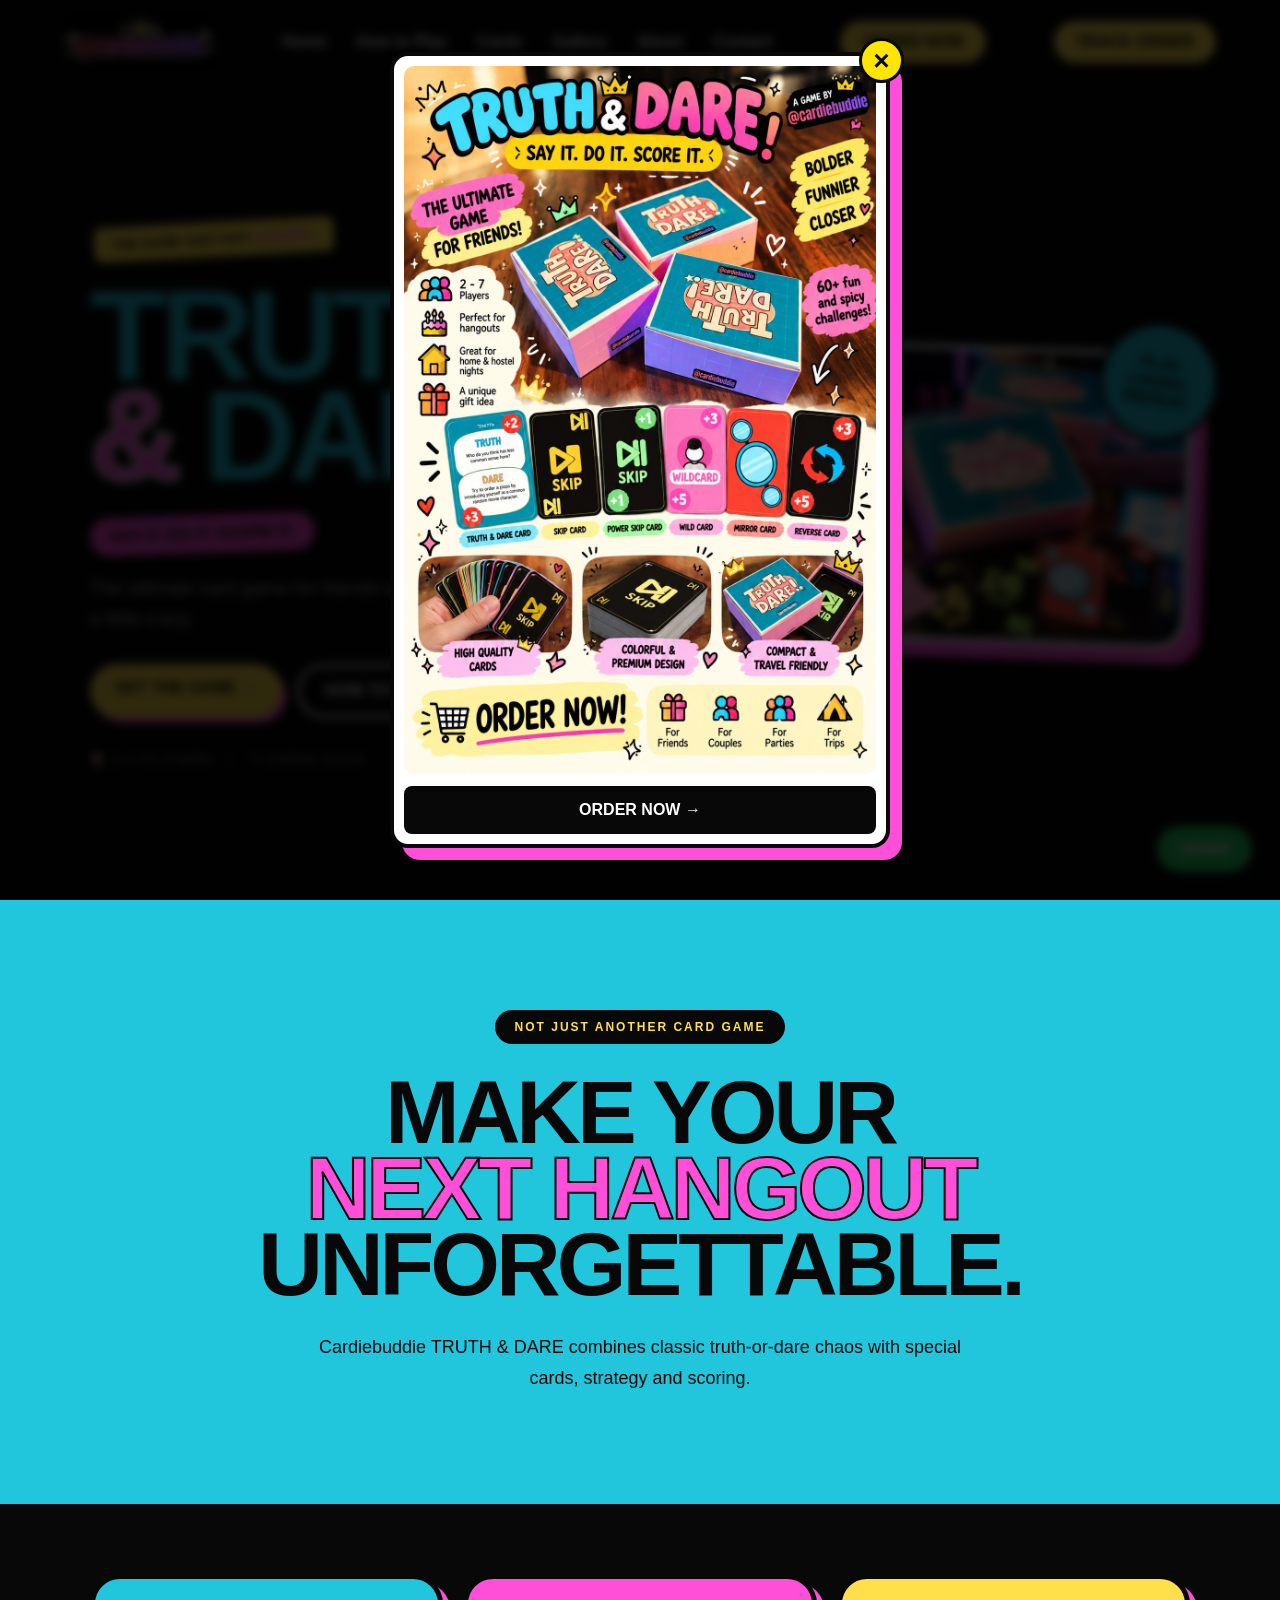
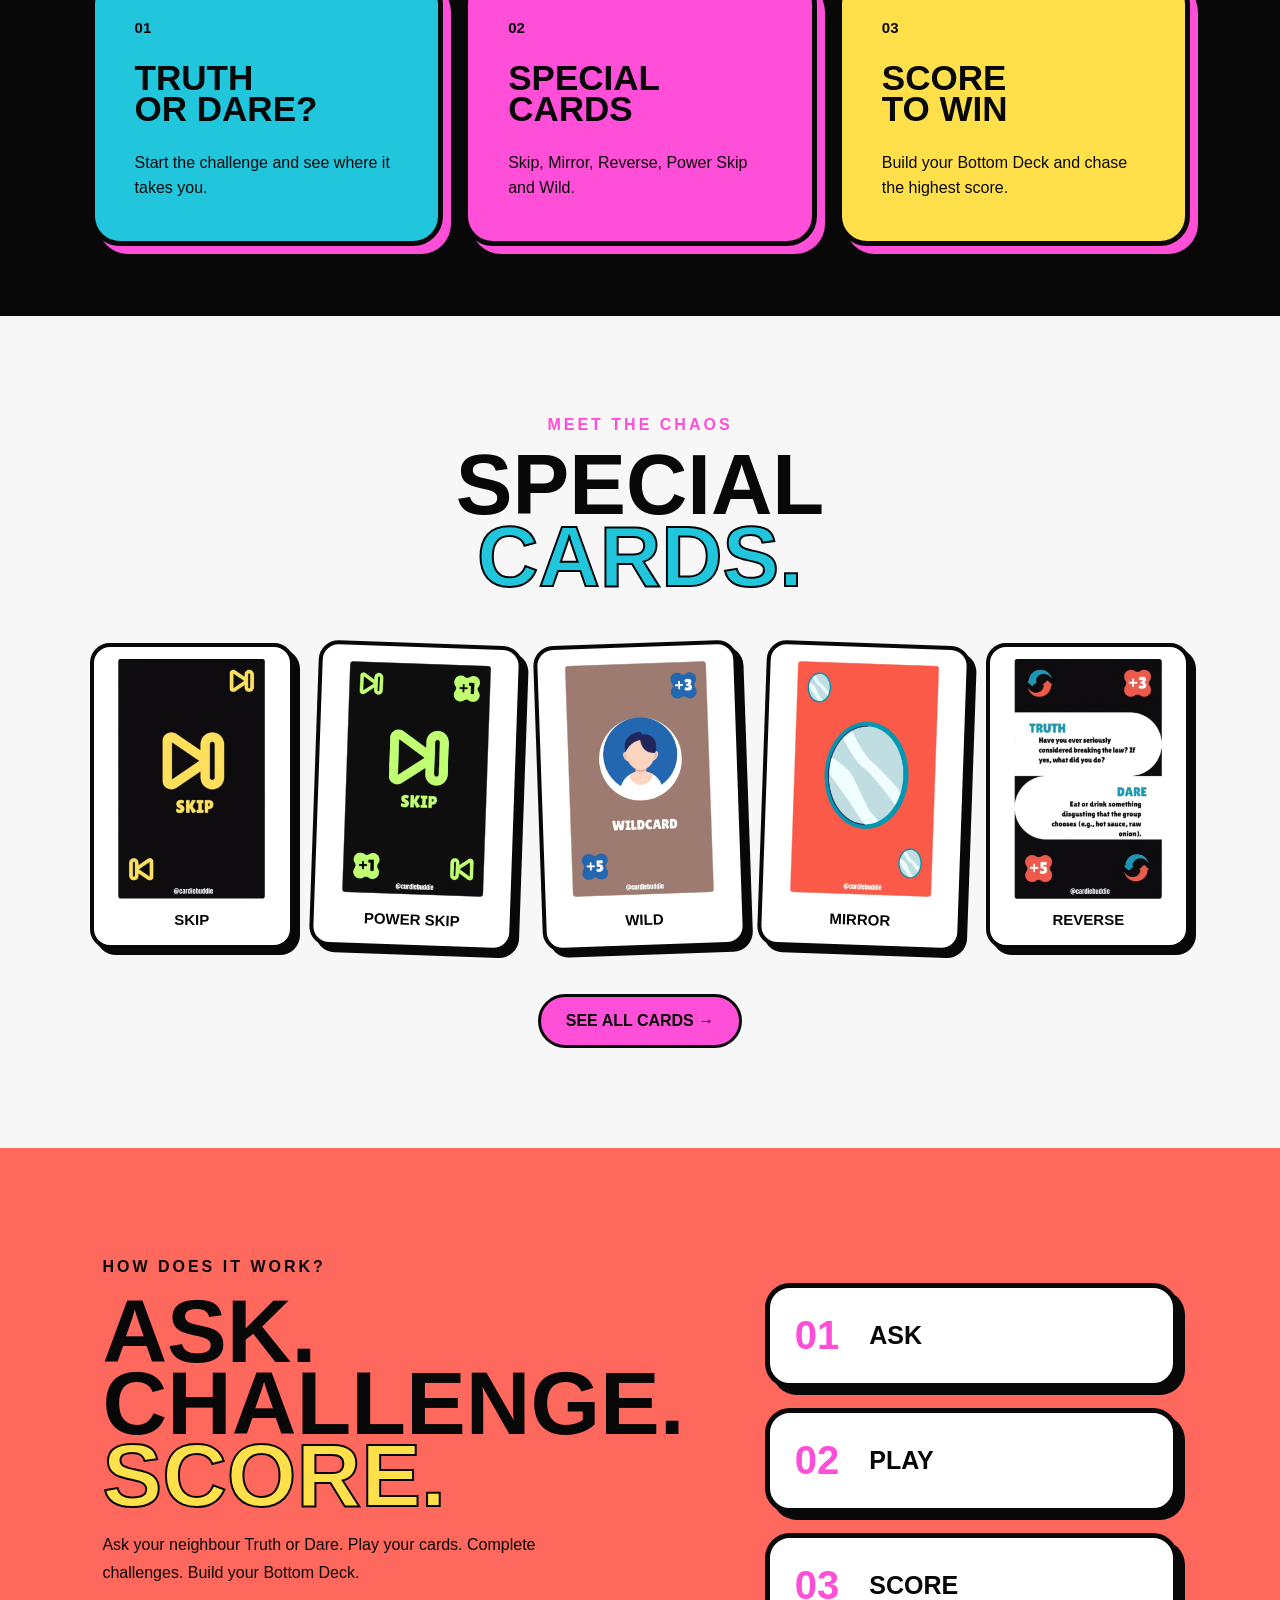
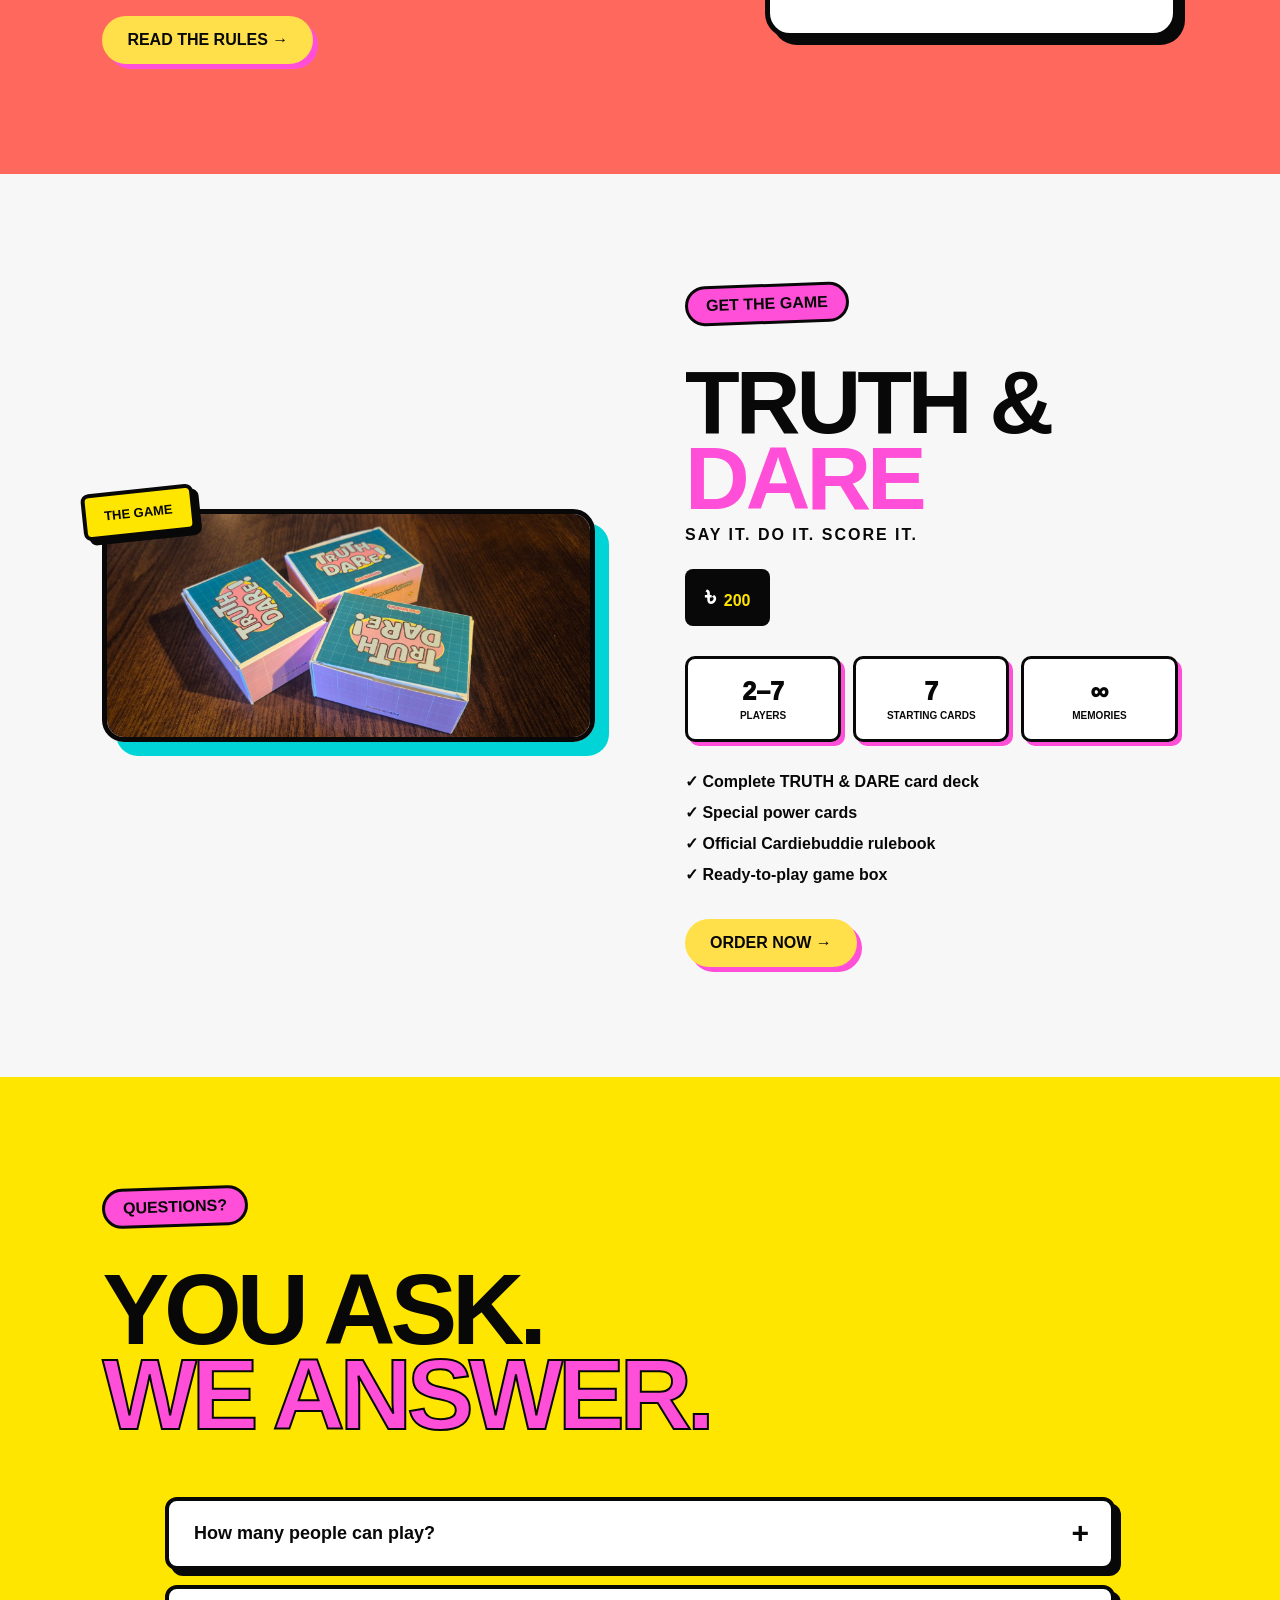
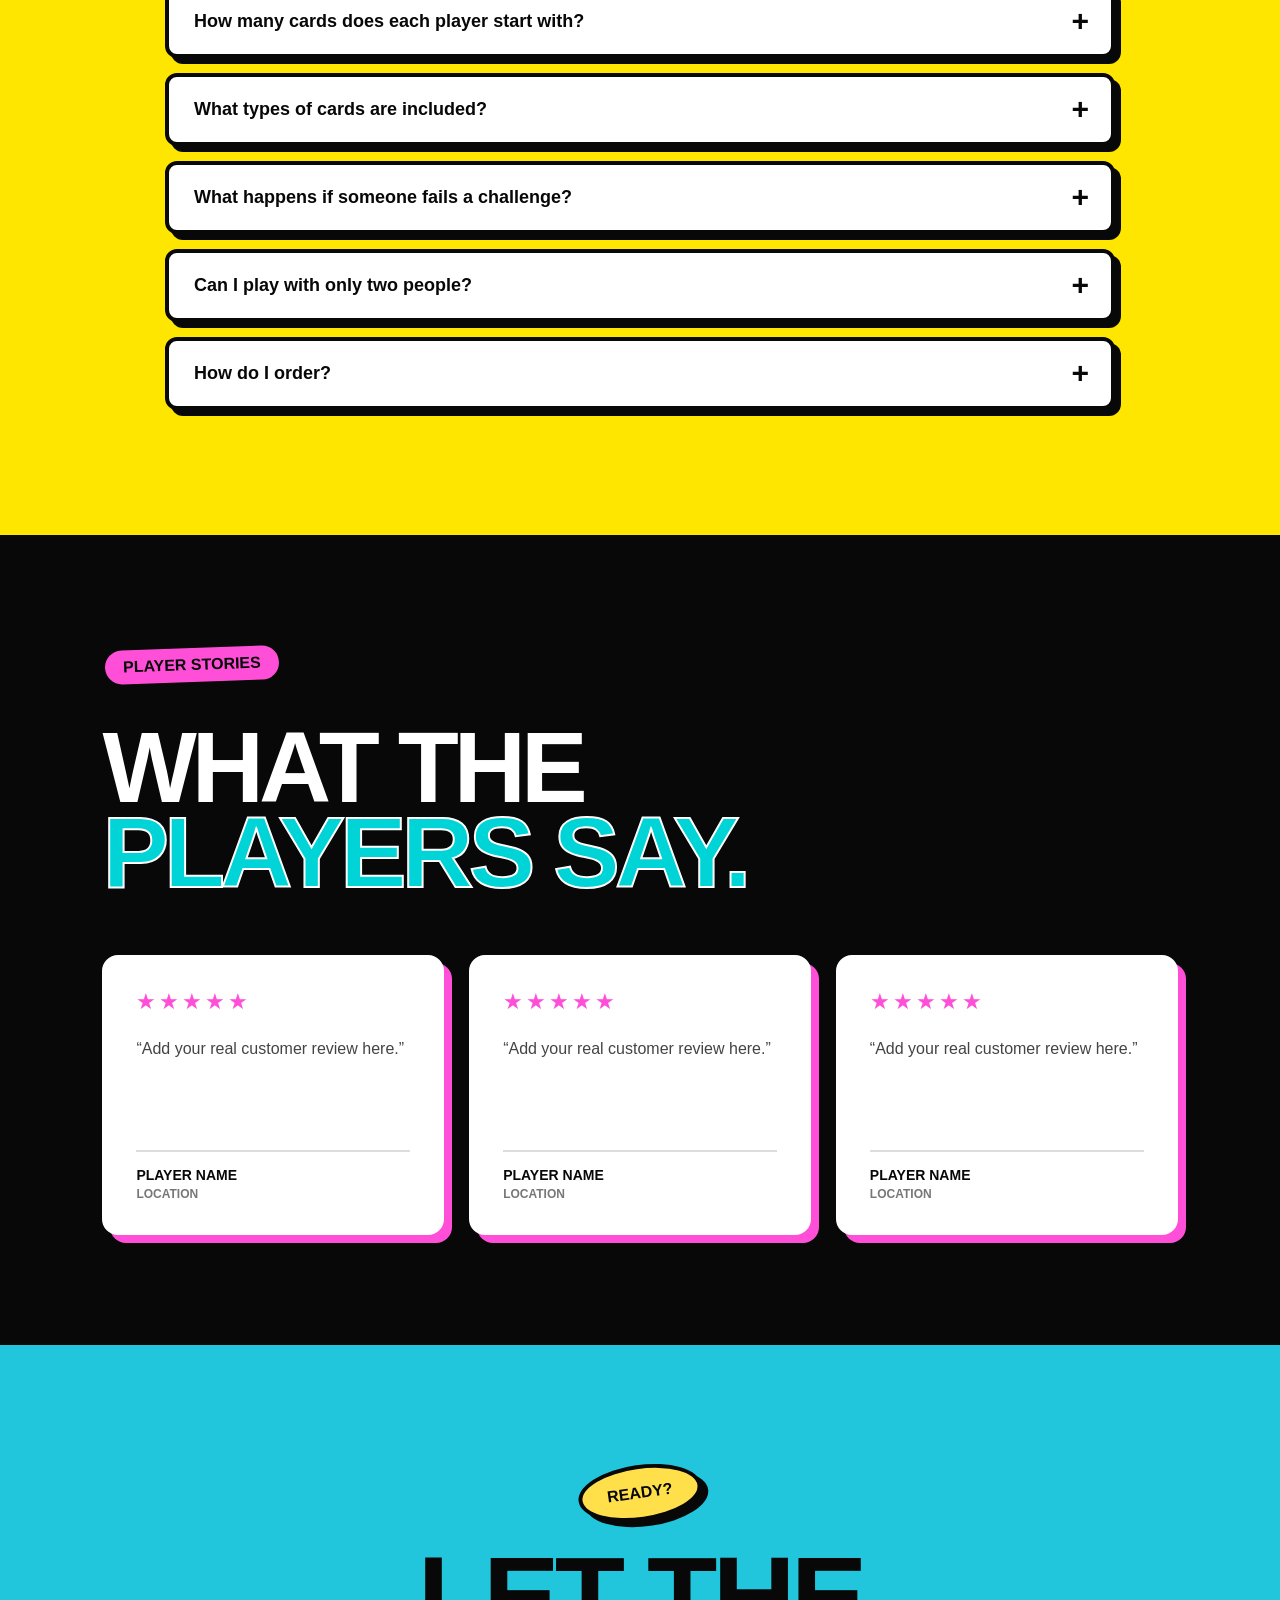
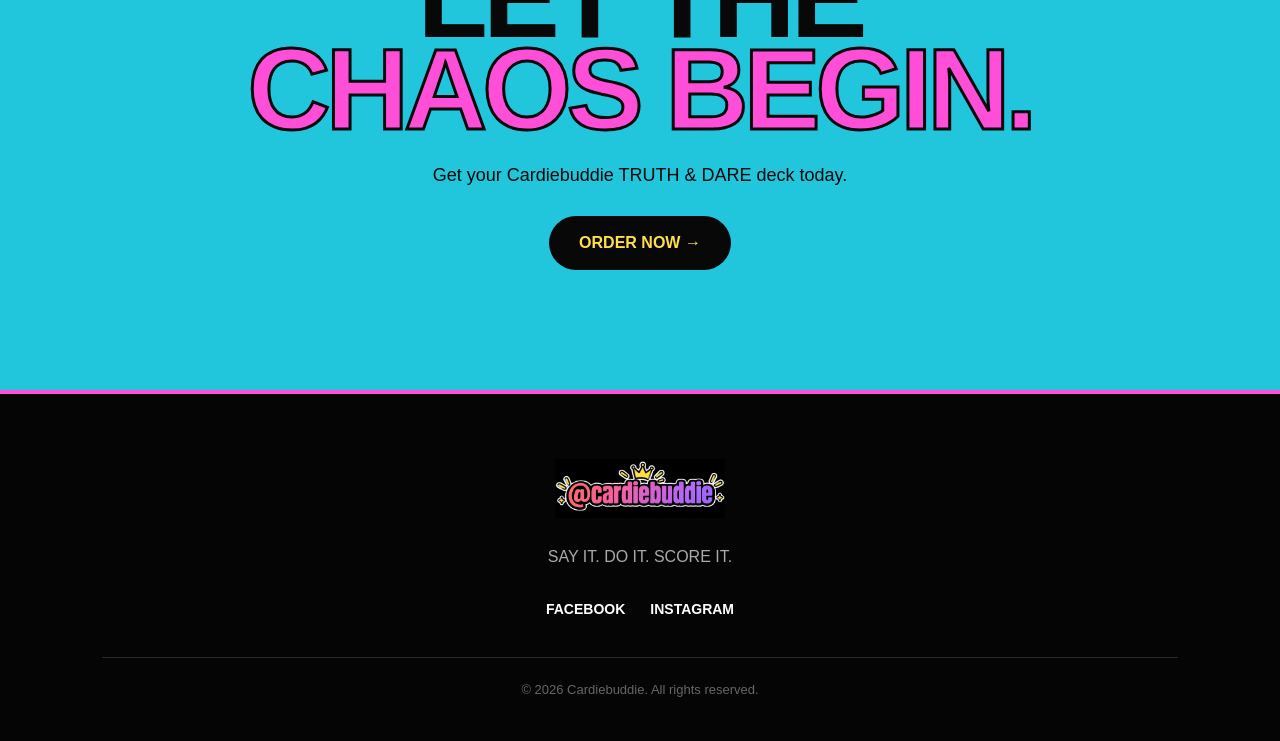
<file: index.html>
<!DOCTYPE html>
<html lang="en">

<head>
    <meta charset="UTF-8">
    <meta name="viewport" content="width=device-width, initial-scale=1.0">

    <title>Cardiebuddie | TRUTH & DARE</title>

    <link rel="stylesheet" href="css/style.css">


<title>Cardiebuddie — TRUTH & DARE Card Game</title>

<meta name="description" content="Cardiebuddie TRUTH & DARE — Say It. Do It. Score It. A fun party card game for 2–7 players.">

<meta name="keywords" content="Cardiebuddie, Truth and Dare, Truth Dare card game, party card game, Bangladesh card game">

<meta name="author" content="Cardiebuddie">

<meta name="viewport" content="width=device-width, initial-scale=1.0">

<meta property="og:title" content="Cardiebuddie — TRUTH & DARE">
<meta property="og:description" content="SAY IT. DO IT. SCORE IT.">
<meta property="og:type" content="website">
<meta property="og:image" content="images/social-preview.jpg">

<meta name="twitter:card" content="summary_large_image">
<meta name="twitter:title" content="Cardiebuddie — TRUTH & DARE">
<meta name="twitter:description" content="SAY IT. DO IT. SCORE IT.">
<meta name="twitter:image" content="images/social-preview.jpg">
<link rel="icon" type="image/png" href="images/favicon.png">




</head>

<body>

<!-- PROMO POPUP -->

<div class="promo-popup" id="promoPopup">

    <div class="promo-overlay"></div>

    <div class="promo-content">

        <button class="promo-close" id="promoClose">
            ×
        </button>

        <img
            src="images/promo.jpg"
            alt="Cardiebuddie TRUTH & DARE promotion"
        >

        <a href="order.html" class="promo-order-btn">
            ORDER NOW →
        </a>



    </div>

</div>



<div class="site-loader" id="siteLoader">
    <img src="images/logo.png" alt="Cardiebuddie">
</div>
<!-- =========================
     NAVBAR
========================= -->

<nav class="navbar">

    <div class="logo">
        <a href="index.html">
            <img src="images/logo.png" alt="Cardiebuddie">
        </a>
    </div>
<button class="menu-toggle" id="menuToggle">
    ☰
</button>
    <ul class="nav-links">
        <li><a href="index.html">Home</a></li>
        <li><a href="rules.html">How to Play</a></li>
        <li><a href="cards.html">Cards</a></li>
        <li><a href="gallery.html">Gallery</a></li>
        <li><a href="about.html">About</a></li>
        <li><a href="contact.html">Contact</a></li>
    </ul>

    <a href="order.html" class="order-btn">
        ORDER NOW
    </a>

    <a href="track-order.html" class="order-btn" >TRACK ORDER</a>


</nav>


<!-- =========================
     HERO
========================= -->

<section class="home-hero">

    <div class="home-hero-text">

        <div class="hero-sticker">
            THE GAME JUST GOT
            <strong>CHAOTIC.</strong>
        </div>

        <h1>
            TRUTH<br>
            <span>&</span> DARE
        </h1>

        <div class="home-slogan">
            SAY IT. DO IT. SCORE IT.
        </div>

        <p>
            The ultimate card game for friends who
            aren't afraid to get a little crazy.
        </p>

        <div class="home-buttons">

            <a href="order.html" class="home-primary">
                GET THE GAME →
            </a>

            <a href="rules.html" class="home-secondary">
                HOW TO PLAY
            </a>

        </div>

        <div class="player-count">
            🎴 2–7 PLAYERS &nbsp; • &nbsp; 7 CARDS EACH
        </div>

    </div>


    <div class="home-hero-image">

        <div class="image-sticker">
            PLAY.<br>
            LAUGH.<br>
            REPEAT.
        </div>

        <img
            src="images/hero-banner.jpg"
            alt="Cardiebuddie TRUTH & DARE"
        >

    </div>

</section>


<!-- =========================
     INTRO
========================= -->

<section class="home-intro">

    <div class="intro-label">
        NOT JUST ANOTHER CARD GAME
    </div>

    <h2>
        MAKE YOUR<br>
        <span>NEXT HANGOUT</span><br>
        UNFORGETTABLE.
    </h2>

    <p>
        Cardiebuddie TRUTH & DARE combines classic
        truth-or-dare chaos with special cards,
        strategy and scoring.
    </p>

</section>


<!-- =========================
     FEATURES
========================= -->

<section class="home-features">

    <div class="feature feature-cyan">

        <span>01</span>

        <h3>TRUTH<br>OR DARE?</h3>

        <p>
            Start the challenge and see
            where it takes you.
        </p>

    </div>


    <div class="feature feature-pink">

        <span>02</span>

        <h3>SPECIAL<br>CARDS</h3>

        <p>
            Skip, Mirror, Reverse,
            Power Skip and Wild.
        </p>

    </div>


    <div class="feature feature-yellow">

        <span>03</span>

        <h3>SCORE<br>TO WIN</h3>

        <p>
            Build your Bottom Deck
            and chase the highest score.
        </p>

    </div>

</section>


<!-- =========================
     SPECIAL CARDS
========================= -->

<section class="home-cards">

    <div class="home-section-heading">

        <span>MEET THE CHAOS</span>

        <h2>
            SPECIAL<br>
            <strong>CARDS.</strong>
        </h2>

    </div>


    <div class="mini-card-grid">

        <div class="mini-card">
            <img src="images/skip-card.jpg" alt="Skip Card">
            <h3>SKIP</h3>
        </div>

        <div class="mini-card">
            <img src="images/power-skip-card.jpg" alt="Power Skip Card">
            <h3>POWER SKIP</h3>
        </div>

        <div class="mini-card">
            <img src="images/wild-card.jpg" alt="Wild Card">
            <h3>WILD</h3>
        </div>

        <div class="mini-card">
            <img src="images/mirror-card.jpg" alt="Mirror Card">
            <h3>MIRROR</h3>
        </div>

        <div class="mini-card">
            <img src="images/reverse-card.jpg" alt="Reverse Card">
            <h3>REVERSE</h3>
        </div>

    </div>


    <a href="cards.html" class="view-cards">
        SEE ALL CARDS →
    </a>

</section>


<!-- =========================
     HOW TO PLAY
========================= -->

<section class="home-how">

    <div class="how-text">

        <span>HOW DOES IT WORK?</span>

        <h2>
            ASK.<br>
            CHALLENGE.<br>
            <strong>SCORE.</strong>
        </h2>

        <p>
            Ask your neighbour Truth or Dare.
            Play your cards. Complete challenges.
            Build your Bottom Deck.
        </p>

        <a href="rules.html" class="home-primary">
            READ THE RULES →
        </a>

    </div>


    <div class="how-steps">

        <div>
            <strong>01</strong>
            <span>ASK</span>
        </div>

        <div>
            <strong>02</strong>
            <span>PLAY</span>
        </div>

        <div>
            <strong>03</strong>
            <span>SCORE</span>
        </div>

    </div>

</section>

<!-- PRODUCT / ORDER SECTION -->

<section class="home-product">

    <div class="home-product-image">

        <img src="images/box-1.jpg"
             alt="Cardiebuddie TRUTH & DARE Game">

    </div>


    <div class="home-product-info">

        <div class="section-label">GET THE GAME</div>

        <h2>
            TRUTH &<br>
            <span>DARE</span>
        </h2>

        <p class="product-tagline">
            SAY IT. DO IT. SCORE IT.
        </p>

        <div class="product-price">
            ৳ <span>200</span>
        </div>

        <div class="product-details">

            <div>
                <strong>2–7</strong>
                <small>PLAYERS</small>
            </div>

            <div>
                <strong>7</strong>
                <small>STARTING CARDS</small>
            </div>

            <div>
                <strong>∞</strong>
                <small>MEMORIES</small>
            </div>

        </div>

        <ul class="product-includes">

            <li>✓ Complete TRUTH & DARE card deck</li>
            <li>✓ Special power cards</li>
            <li>✓ Official Cardiebuddie rulebook</li>
            <li>✓ Ready-to-play game box</li>

        </ul>

        <a href="order.html" class="home-primary">
            ORDER NOW →
        </a>

    </div>

</section>


<!-- FAQ SECTION -->

<section class="faq-section">

    <div class="section-label">QUESTIONS?</div>

    <h2>
        YOU ASK.<br>
        <span>WE ANSWER.</span>
    </h2>

    <div class="faq-list">

        <details class="faq-item">
            <summary>How many people can play?</summary>
            <p>
                TRUTH & DARE is designed for 2–7 players.
            </p>
        </details>

        <details class="faq-item">
            <summary>How many cards does each player start with?</summary>
            <p>
                Each player starts with 7 cards.
            </p>
        </details>

        <details class="faq-item">
            <summary>What types of cards are included?</summary>
            <p>
                The game includes Truth & Dare cards, Skip,
                Power Skip, Wild, Mirror and Reverse cards.
            </p>
        </details>

        <details class="faq-item">
            <summary>What happens if someone fails a challenge?</summary>
            <p>
                The same challenge card stays in play and
                passes clockwise until the challenge is completed
                or the relevant game rule applies.
            </p>
        </details>

        <details class="faq-item">
            <summary>Can I play with only two people?</summary>
            <p>
                Yes. The game supports 2–7 players.
            </p>
        </details>

        <details class="faq-item">
            <summary>How do I order?</summary>
            <p>
                Fill out the order form and send your order
                directly to Cardiebuddie through WhatsApp.
            </p>
        </details>

    </div>

</section>

<!-- REVIEWS -->

<section class="reviews-section">

    <div class="section-label">PLAYER STORIES</div>

    <h2>
        WHAT THE<br>
        <span>PLAYERS SAY.</span>
    </h2>

    <div class="reviews-grid">

        <div class="review-card">
            <div class="review-stars">★★★★★</div>

            <p class="review-text">
                “Add your real customer review here.”
            </p>

            <div class="review-author">
                <strong>PLAYER NAME</strong>
                <span>LOCATION</span>
            </div>
        </div>


        <div class="review-card">
            <div class="review-stars">★★★★★</div>

            <p class="review-text">
                “Add your real customer review here.”
            </p>

            <div class="review-author">
                <strong>PLAYER NAME</strong>
                <span>LOCATION</span>
            </div>
        </div>


        <div class="review-card">
            <div class="review-stars">★★★★★</div>

            <p class="review-text">
                “Add your real customer review here.”
            </p>

            <div class="review-author">
                <strong>PLAYER NAME</strong>
                <span>LOCATION</span>
            </div>
        </div>

    </div>

</section>


<!-- =========================
     FINAL CTA
========================= -->

<section class="home-final">

    <div class="final-sticker">
        READY?
    </div>

    <h2>
        LET THE<br>
        <span>CHAOS BEGIN.</span>
    </h2>

    <p>
        Get your Cardiebuddie TRUTH & DARE deck today.
    </p>

    <a href="order.html" class="final-order">
        ORDER NOW →
    </a>

</section>


<!-- =========================
     FOOTER
========================= -->

<script src="js/script.js"></script>


<footer class="footer">

    <div class="footer-logo">
        <img src="images/logo.png" alt="Cardiebuddie">
    </div>

    <p>SAY IT. DO IT. SCORE IT.</p>

    <div class="footer-social">

        <a href="https://www.facebook.com/Cardiebuddie"
           target="_blank"
           rel="noopener">
            FACEBOOK
        </a>

        <a href="https://www.instagram.com/Cardiebuddie"
           target="_blank"
           rel="noopener">
            INSTAGRAM
        </a>

    </div>

    <p class="footer-copy">
        © 2026 Cardiebuddie. All rights reserved.
    </p>

</footer>

<a
    href="https://wa.me/8801601824990"
    class="floating-whatsapp"
    target="_blank"
    rel="noopener"
    aria-label="Order Cardiebuddie on WhatsApp">
    ORDER
</a>
<div class="mobile-order-bar">

    <span>TRUTH & DARE</span>

    <a href="order.html">
        ORDER NOW →
    </a>

</div>

</body>
</html>
</file>
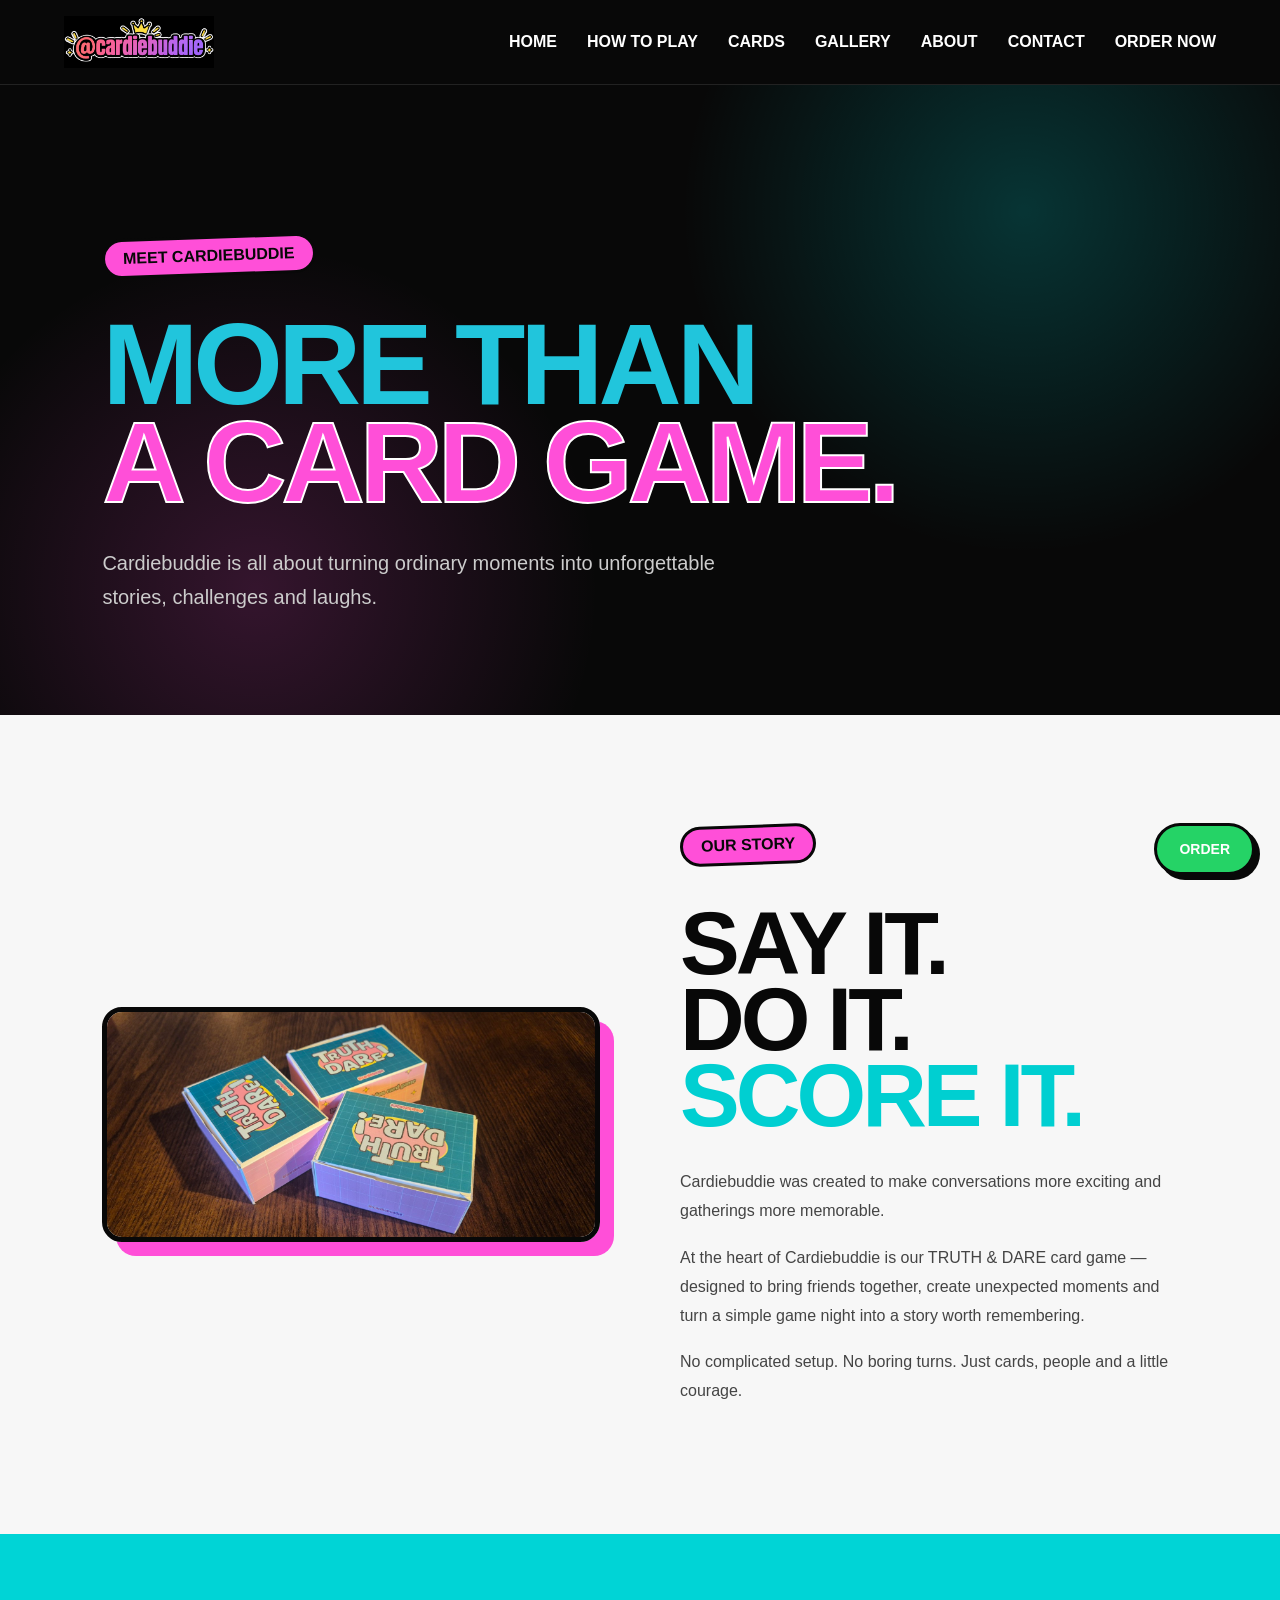
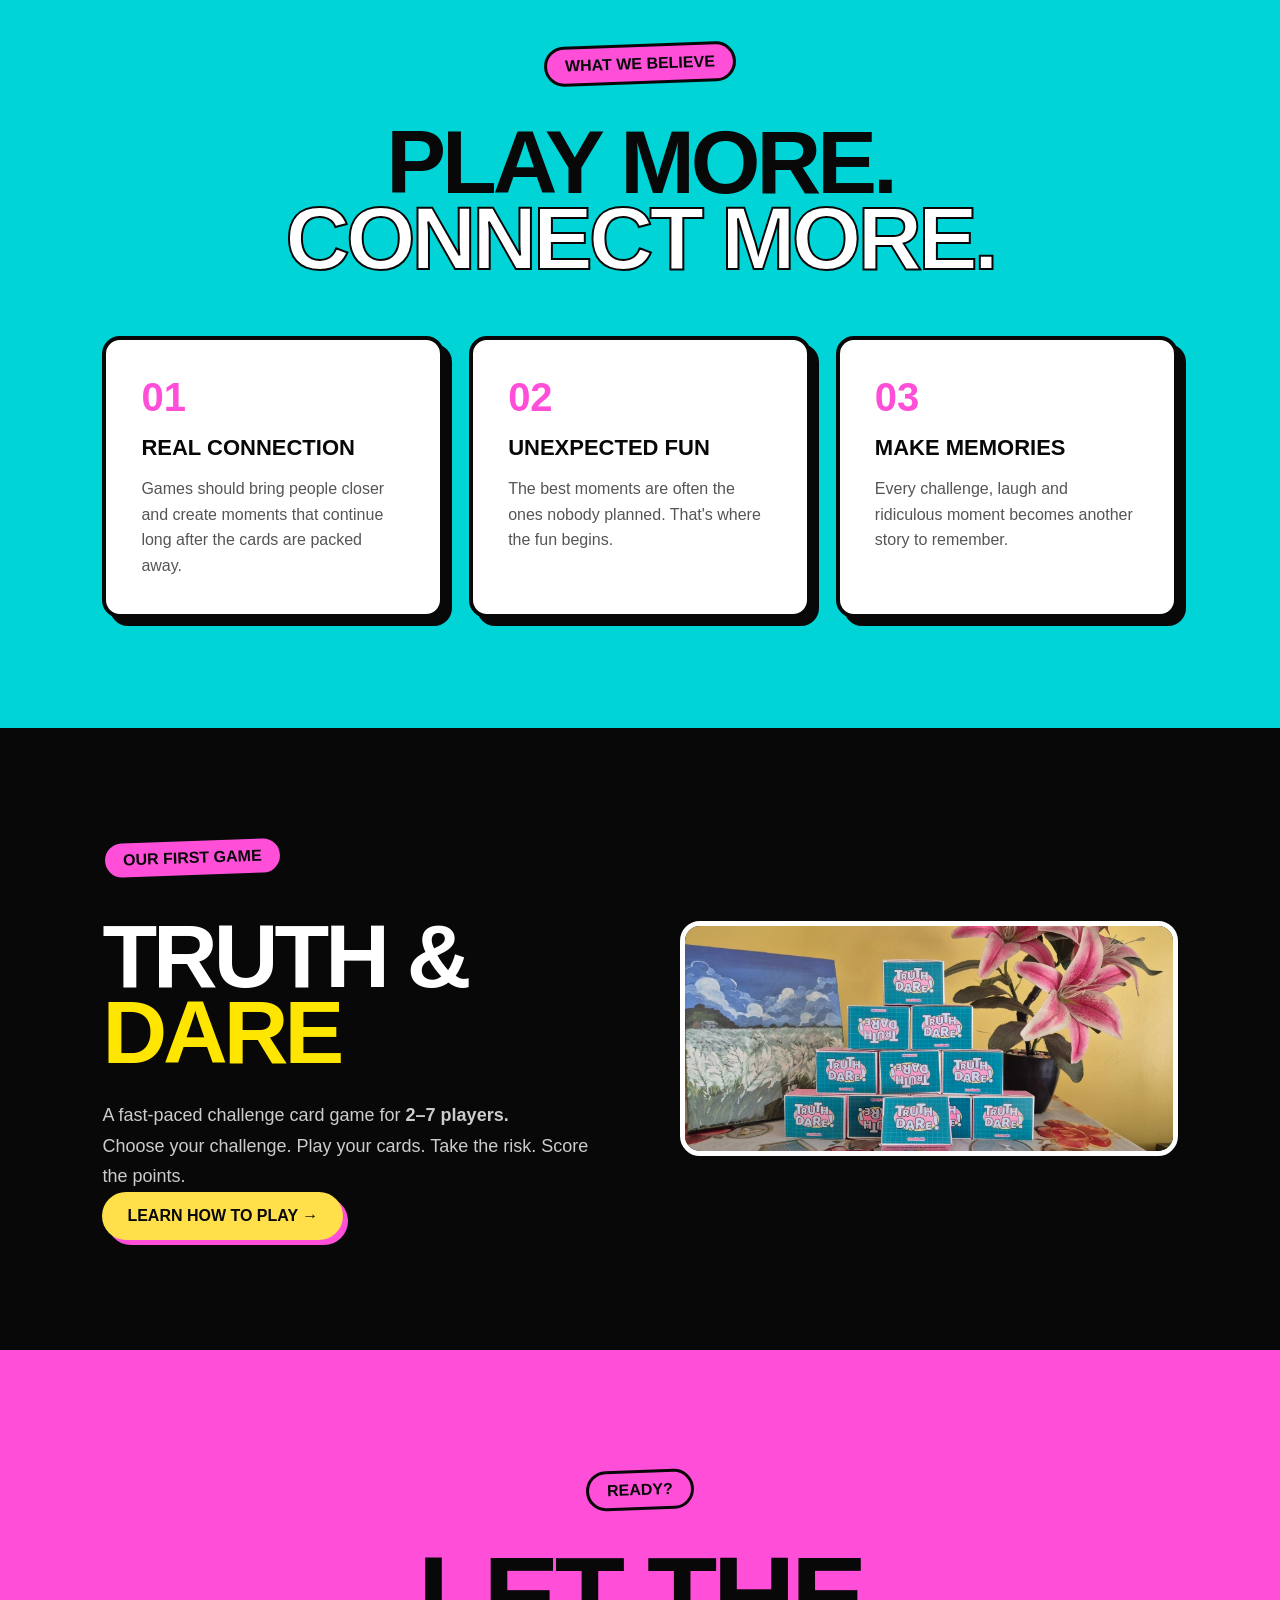
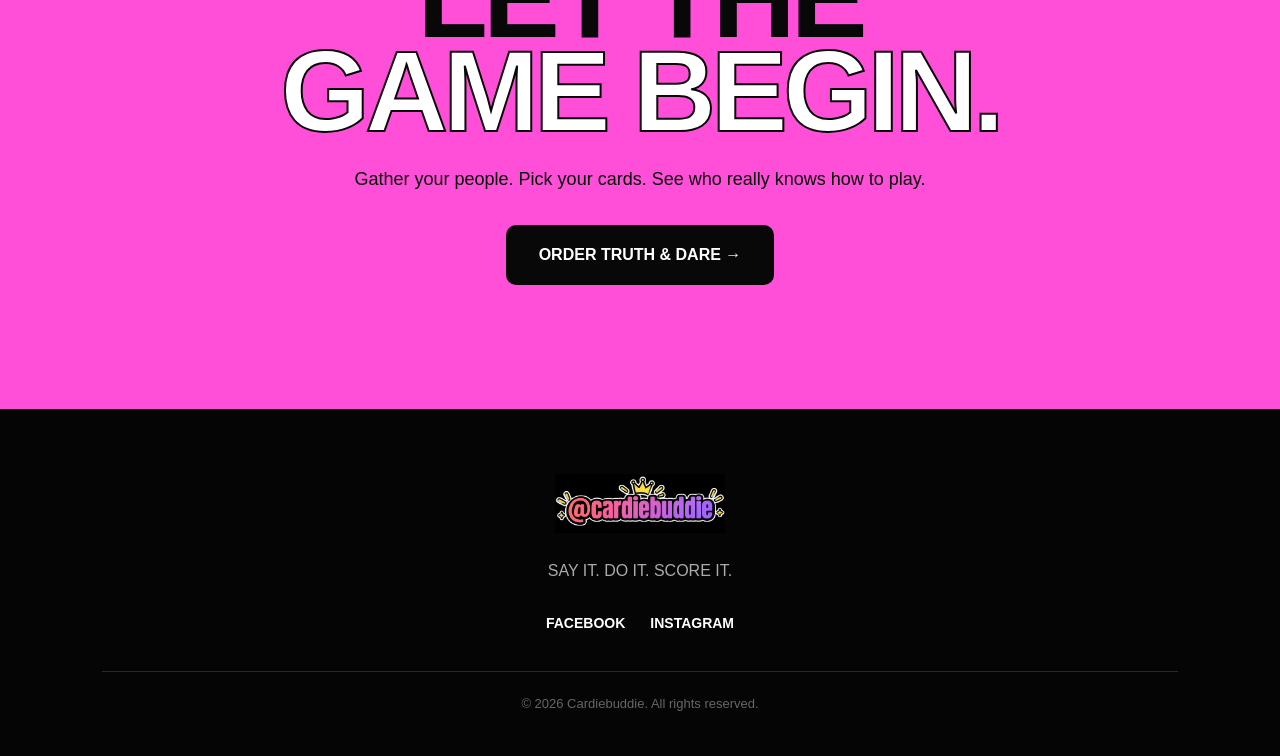
<file: about.html>
<!DOCTYPE html>
<html lang="en">
<head>
    <meta charset="UTF-8">

    <title>About Cardiebuddie</title>

    <meta name="description"
          content="Learn more about Cardiebuddie and the TRUTH & DARE card game.">

    <meta name="viewport" content="width=device-width, initial-scale=1.0">

    <link rel="icon" type="image/png" href="images/favicon.png">
    <link rel="stylesheet" href="css/style.css">
</head>

<body>

<!-- NAVBAR -->
<nav class="navbar">

    <div class="logo">
        <a href="index.html">
            <img src="images/logo.png" alt="Cardiebuddie">
        </a>
    </div>

    <ul class="nav-links">
        <li><a href="index.html">HOME</a></li>
        <li><a href="rules.html">HOW TO PLAY</a></li>
        <li><a href="cards.html">CARDS</a></li>
        <li><a href="gallery.html">GALLERY</a></li>
        <li><a href="about.html">ABOUT</a></li>
        <li><a href="contact.html">CONTACT</a></li>
        <li>
            <a href="order.html" class="nav-order">ORDER NOW</a>
        </li>
    </ul>

    <button class="menu-toggle" id="menuToggle">☰</button>

</nav>


<!-- ABOUT HERO -->
<section class="about-hero">

    <div class="about-hero-content">

        <div class="section-label">MEET CARDIEBUDDIE</div>

        <h1>
            MORE THAN<br>
            <span>A CARD GAME.</span>
        </h1>

        <p>
            Cardiebuddie is all about turning ordinary moments
            into unforgettable stories, challenges and laughs.
        </p>

    </div>

</section>


<!-- BRAND STORY -->
<section class="about-story">

    <div class="about-story-image">
        <img src="images/box-1.jpg"
             alt="Cardiebuddie TRUTH & DARE game">
    </div>

    <div class="about-story-text">

        <div class="section-label">OUR STORY</div>

        <h2>
            SAY IT.<br>
            DO IT.<br>
            <span>SCORE IT.</span>
        </h2>

        <p>
            Cardiebuddie was created to make conversations more
            exciting and gatherings more memorable.
        </p>

        <p>
            At the heart of Cardiebuddie is our TRUTH & DARE
            card game — designed to bring friends together,
            create unexpected moments and turn a simple game
            night into a story worth remembering.
        </p>

        <p>
            No complicated setup. No boring turns.
            Just cards, people and a little courage.
        </p>

    </div>

</section>


<!-- WHAT WE BELIEVE -->
<section class="about-beliefs">

    <div class="section-label">WHAT WE BELIEVE</div>

    <h2>
        PLAY MORE.<br>
        <span>CONNECT MORE.</span>
    </h2>

    <div class="belief-grid">

        <div class="belief-card">
            <div class="belief-number">01</div>
            <h3>REAL CONNECTION</h3>
            <p>
                Games should bring people closer and create
                moments that continue long after the cards are packed away.
            </p>
        </div>

        <div class="belief-card">
            <div class="belief-number">02</div>
            <h3>UNEXPECTED FUN</h3>
            <p>
                The best moments are often the ones nobody planned.
                That's where the fun begins.
            </p>
        </div>

        <div class="belief-card">
            <div class="belief-number">03</div>
            <h3>MAKE MEMORIES</h3>
            <p>
                Every challenge, laugh and ridiculous moment
                becomes another story to remember.
            </p>
        </div>

    </div>

</section>


<!-- PRODUCT -->
<section class="about-product">

    <div class="about-product-text">

        <div class="section-label">OUR FIRST GAME</div>

        <h2>
            TRUTH &<br>
            <span>DARE</span>
        </h2>

        <p>
            A fast-paced challenge card game for
            <strong>2–7 players.</strong>
        </p>

        <p>
            Choose your challenge. Play your cards.
            Take the risk. Score the points.
        </p>

        <a href="rules.html" class="home-primary">
            LEARN HOW TO PLAY →
        </a>

    </div>

    <div class="about-product-image">
        <img src="images/box-2.jpg"
             alt="Cardiebuddie game box">
    </div>

</section>


<!-- CTA -->
<section class="about-cta">

    <div class="section-label">READY?</div>

    <h2>
        LET THE<br>
        <span>GAME BEGIN.</span>
    </h2>

    <p>
        Gather your people. Pick your cards.
        See who really knows how to play.
    </p>

    <a href="order.html" class="final-order">
        ORDER TRUTH & DARE →
    </a>

</section>


<footer class="footer">

    <div class="footer-logo">
        <img src="images/logo.png" alt="Cardiebuddie">
    </div>

    <p>SAY IT. DO IT. SCORE IT.</p>

    <div class="footer-social">

        <a href="https://www.facebook.com/Cardiebuddie"
           target="_blank"
           rel="noopener">
            FACEBOOK
        </a>

        <a href="https://www.instagram.com/Cardiebuddie"
           target="_blank"
           rel="noopener">
            INSTAGRAM
        </a>

    </div>

    <p class="footer-copy">
        © 2026 Cardiebuddie. All rights reserved.
    </p>

</footer>


<script src="js/script.js"></script>
<a
    href="https://wa.me/8801601824990"
    class="floating-whatsapp"
    target="_blank"
    rel="noopener"
    aria-label="Order Cardiebuddie on WhatsApp">
    ORDER
</a>

</body>
</html>
</file>
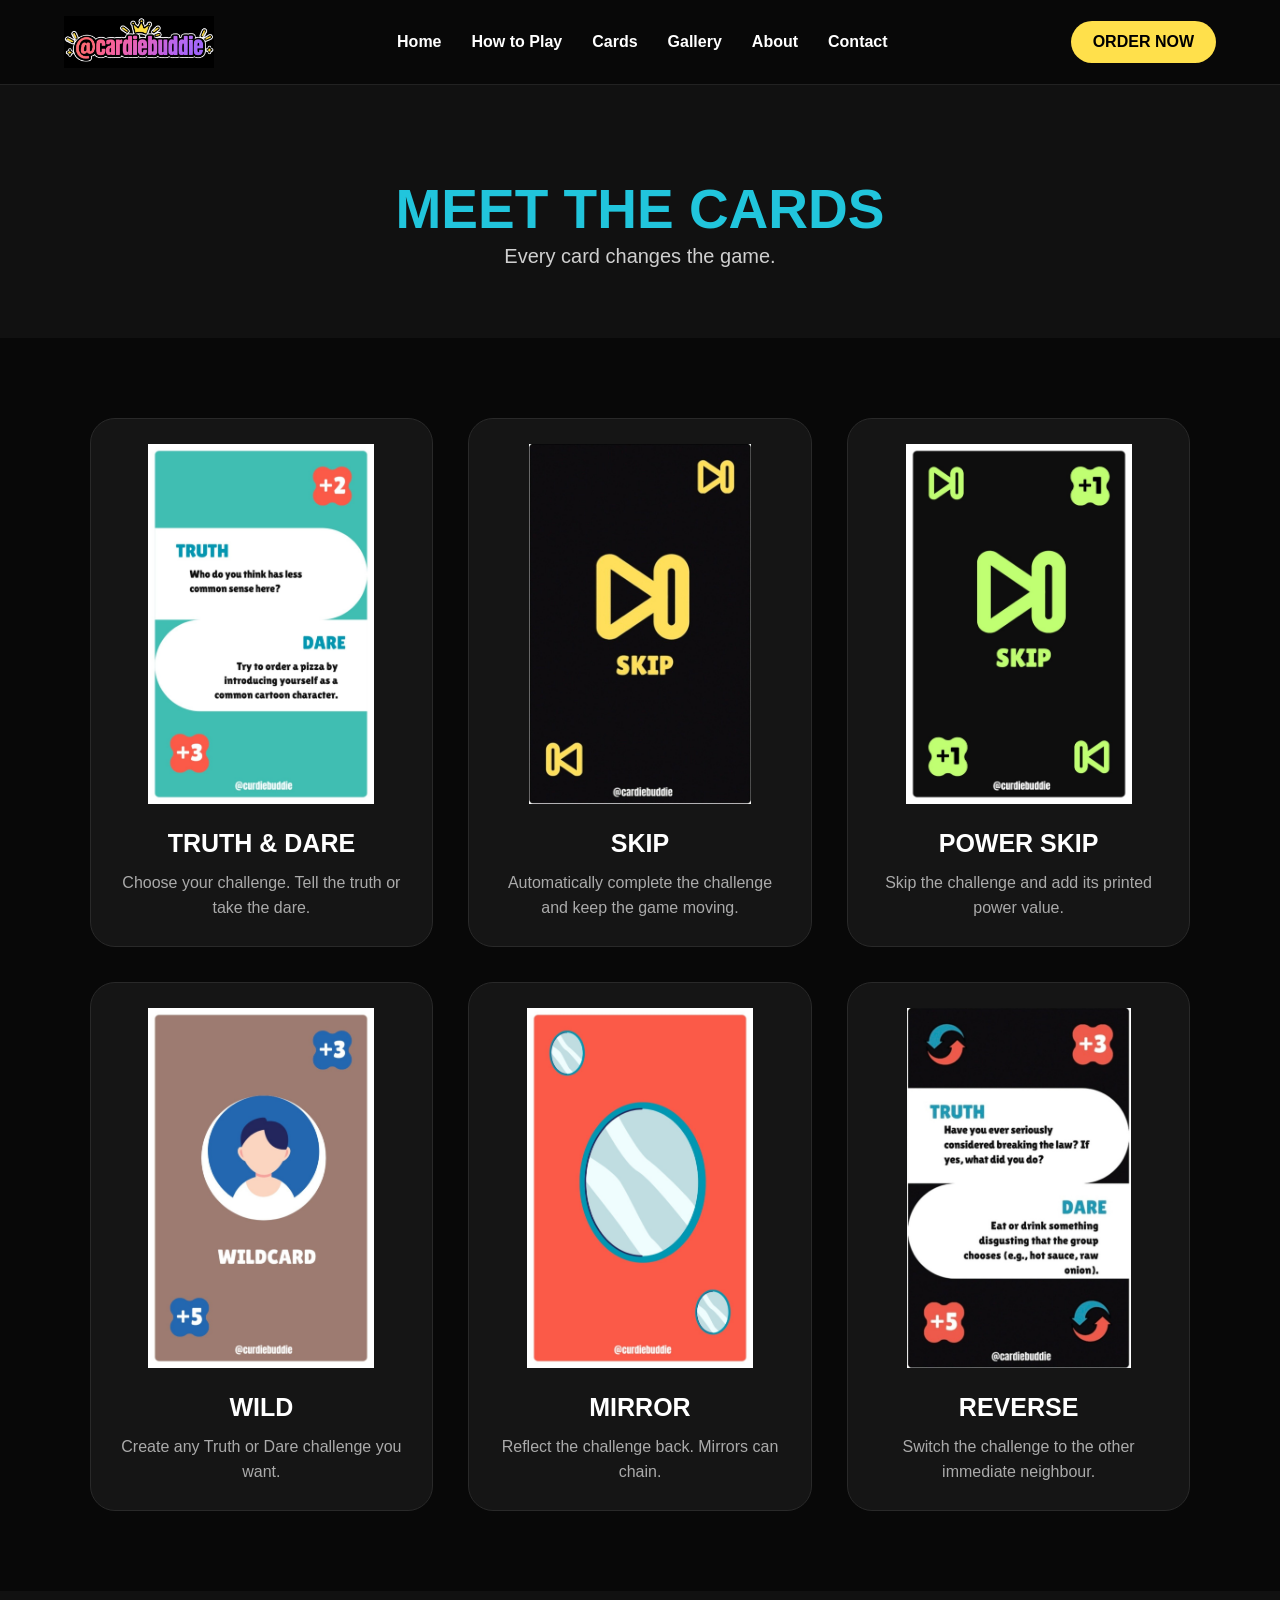
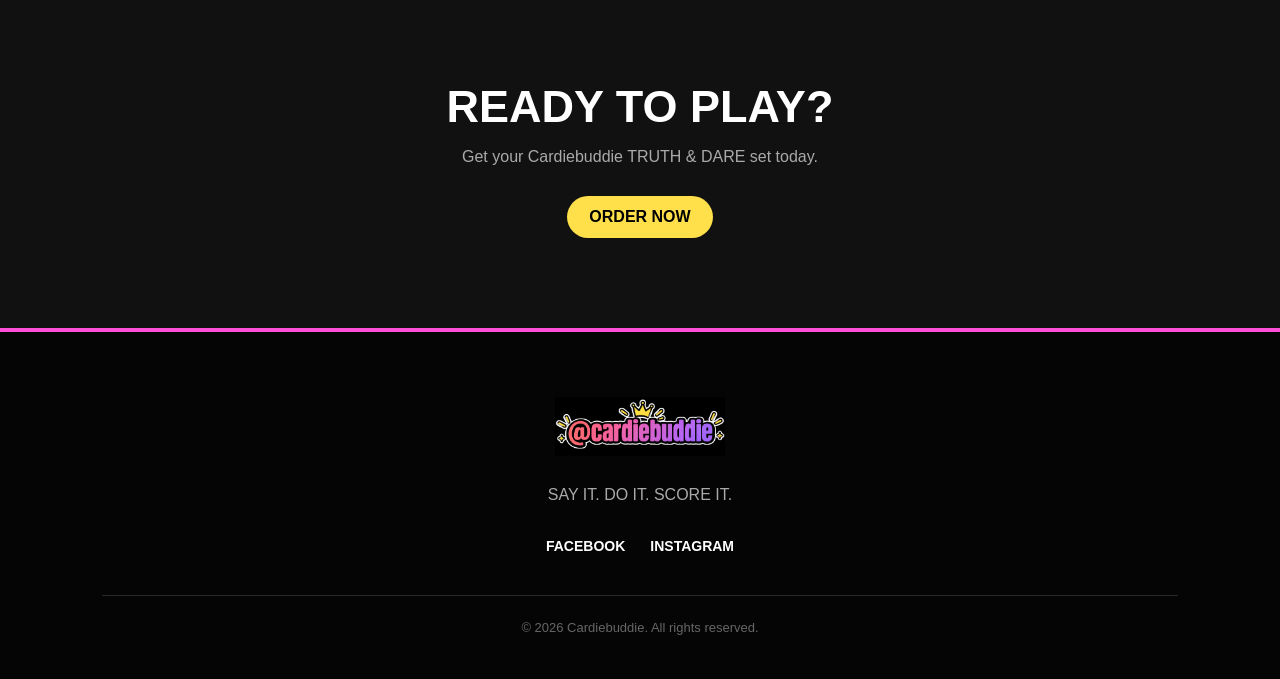
<file: cards.html>
<!DOCTYPE html>
<html lang="en">

<head>
    <meta charset="UTF-8">
    <meta name="viewport" content="width=device-width, initial-scale=1.0">

    <title>Cards | Cardiebuddie</title>

    <link rel="stylesheet" href="css/style.css">
    <title>Cards | Cardiebuddie TRUTH & DARE</title>

<meta name="description" content="Explore the Truth, Dare, Skip, Power Skip, Wild, Mirror and Reverse cards from Cardiebuddie.">
</head>

<body>

<!-- NAVBAR -->

<nav class="navbar">

    <div class="logo">
        <a href="index.html">
            <img src="images/logo.png" alt="Cardiebuddie">
        </a>
    </div>

    <ul class="nav-links">
        <li><a href="index.html">Home</a></li>
        <li><a href="rules.html">How to Play</a></li>
        <li><a href="cards.html">Cards</a></li>
        <li><a href="gallery.html">Gallery</a></li>
        <li><a href="about.html">About</a></li>
        <li><a href="contact.html">Contact</a></li>
    </ul>

    <a href="order.html" class="order-btn">
        ORDER NOW
    </a>

</nav>


<!-- PAGE HERO -->

<section class="page-hero">

    <h1>MEET THE CARDS</h1>

    <p>
        Every card changes the game.
    </p>

</section>


<!-- CARDS -->

<section class="cards-section">

    <div class="card-item">

        <img src="images/truth-dare.jpg" alt="Truth and Dare Card">

        <h2>TRUTH & DARE</h2>

        <p>
            Choose your challenge. Tell the truth or take the dare.
        </p>

    </div>


    <div class="card-item">

        <img src="images/skip-card.jpg" alt="Skip Card">

        <h2>SKIP</h2>

        <p>
            Automatically complete the challenge and keep the game moving.
        </p>

    </div>


    <div class="card-item">

        <img src="images/power-skip-card.jpg" alt="Power Skip Card">

        <h2>POWER SKIP</h2>

        <p>
            Skip the challenge and add its printed power value.
        </p>

    </div>


    <div class="card-item">

        <img src="images/wild-card.jpg" alt="Wild Card">

        <h2>WILD</h2>

        <p>
            Create any Truth or Dare challenge you want.
        </p>

    </div>


    <div class="card-item">

        <img src="images/mirror-card.jpg" alt="Mirror Card">

        <h2>MIRROR</h2>

        <p>
            Reflect the challenge back. Mirrors can chain.
        </p>

    </div>


    <div class="card-item">

        <img src="images/reverse-card.jpg" alt="Reverse Card">

        <h2>REVERSE</h2>

        <p>
            Switch the challenge to the other immediate neighbour.
        </p>

    </div>

</section>


<!-- CTA -->

<section class="cards-cta">

    <h2>READY TO PLAY?</h2>

    <p>
        Get your Cardiebuddie TRUTH & DARE set today.
    </p>

    <a href="order.html" class="order-btn">
        ORDER NOW
    </a>

</section>


<!-- FOOTER -->

<footer class="footer">

    <div class="footer-logo">
        <img src="images/logo.png" alt="Cardiebuddie">
    </div>

    <p>SAY IT. DO IT. SCORE IT.</p>

    <div class="footer-social">

        <a href="https://www.facebook.com/Cardiebuddie"
           target="_blank"
           rel="noopener">
            FACEBOOK
        </a>

        <a href="https://www.instagram.com/Cardiebuddie"
           target="_blank"
           rel="noopener">
            INSTAGRAM
        </a>

    </div>

    <p class="footer-copy">
        © 2026 Cardiebuddie. All rights reserved.
    </p>

</footer>

</body>
</html>
</file>
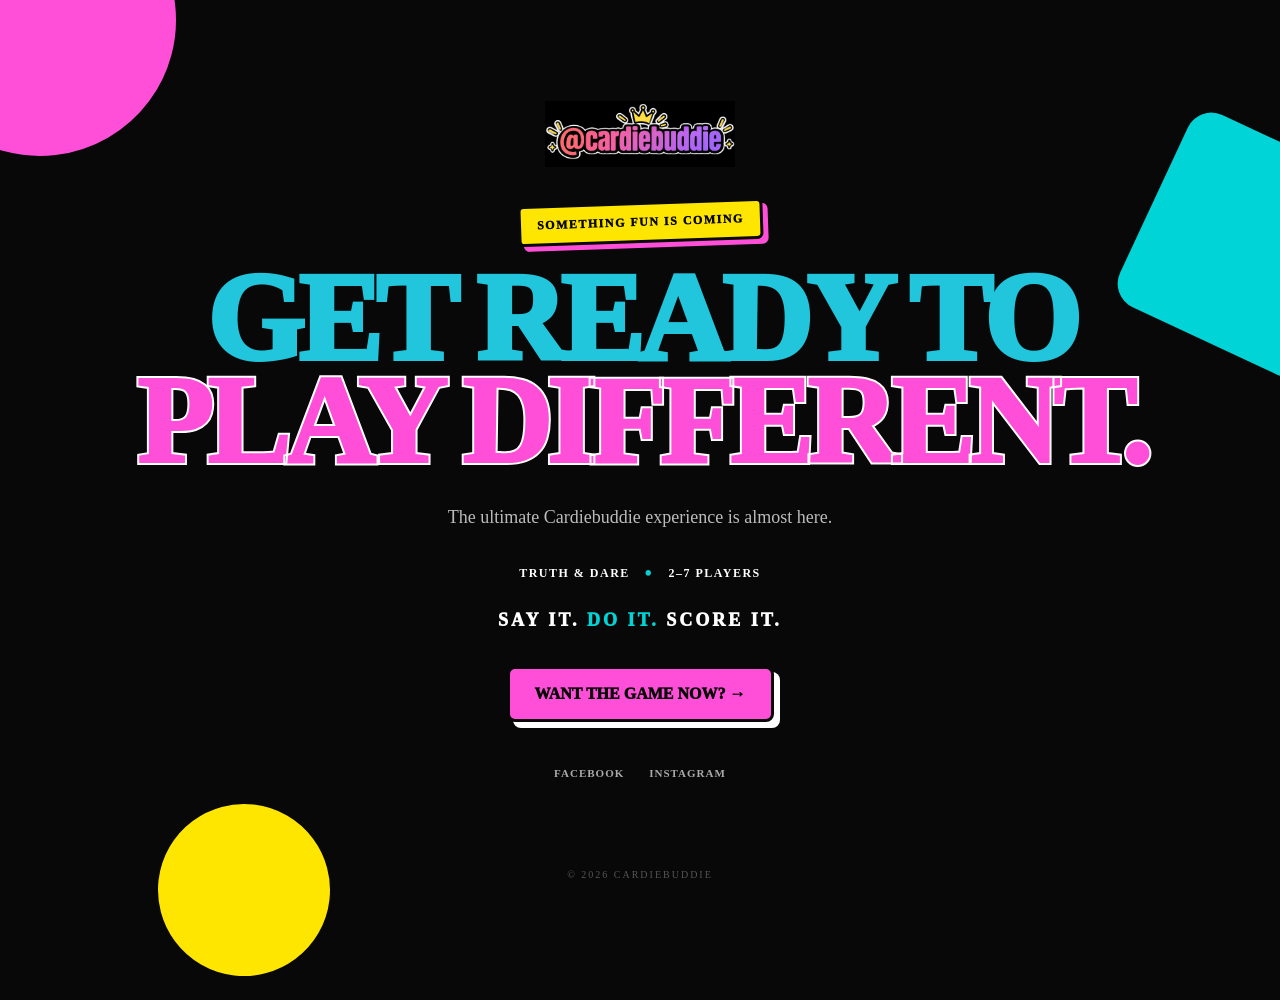
<file: coming_soon.html>
<!DOCTYPE html>
<html lang="en">

<head>

    <meta charset="UTF-8">

    <title>Cardiebuddie — Coming Soon</title>

    <meta name="description"
          content="Cardiebuddie TRUTH & DARE — SAY IT. DO IT. SCORE IT. Coming soon.">

    <meta name="viewport"
          content="width=device-width, initial-scale=1.0">

    <link rel="icon"
          type="image/png"
          href="images/favicon.png">

    <link rel="stylesheet"
          href="css/style.css">

</head>


<body class="coming-soon-page">


    <!-- BACKGROUND DECORATIONS -->

    <div class="coming-shape shape-one"></div>
    <div class="coming-shape shape-two"></div>
    <div class="coming-shape shape-three"></div>


    <!-- MAIN -->

    <main class="coming-soon">

        <div class="coming-logo">

            <img
                src="images/logo.png"
                alt="Cardiebuddie">

        </div>


        <div class="coming-label">
            SOMETHING FUN IS COMING
        </div>


        <h1>

            GET READY TO<br>

            <span>PLAY DIFFERENT.</span>

        </h1>


        <p class="coming-description">

            The ultimate Cardiebuddie experience
            is almost here.

        </p>


        <div class="coming-game">

            <span>TRUTH & DARE</span>

            <span class="dot">•</span>

            <span>2–7 PLAYERS</span>

        </div>


        <div class="coming-tagline">

            SAY IT.
            <span>DO IT.</span>
            SCORE IT.

        </div>


        <a
            href="order.html"
            class="coming-order">

            WANT THE GAME NOW? →

        </a>


        <div class="coming-social">

            <a
                href="https://www.facebook.com/Cardiebuddie"
                target="_blank"
                rel="noopener">

                FACEBOOK

            </a>

            <a
                href="https://www.instagram.com/Cardiebuddie"
                target="_blank"
                rel="noopener">

                INSTAGRAM

            </a>

        </div>

    </main>


    <div class="coming-footer">

        © 2026 CARDIEBUDDIE

    </div>


</body>

</html>
</file>
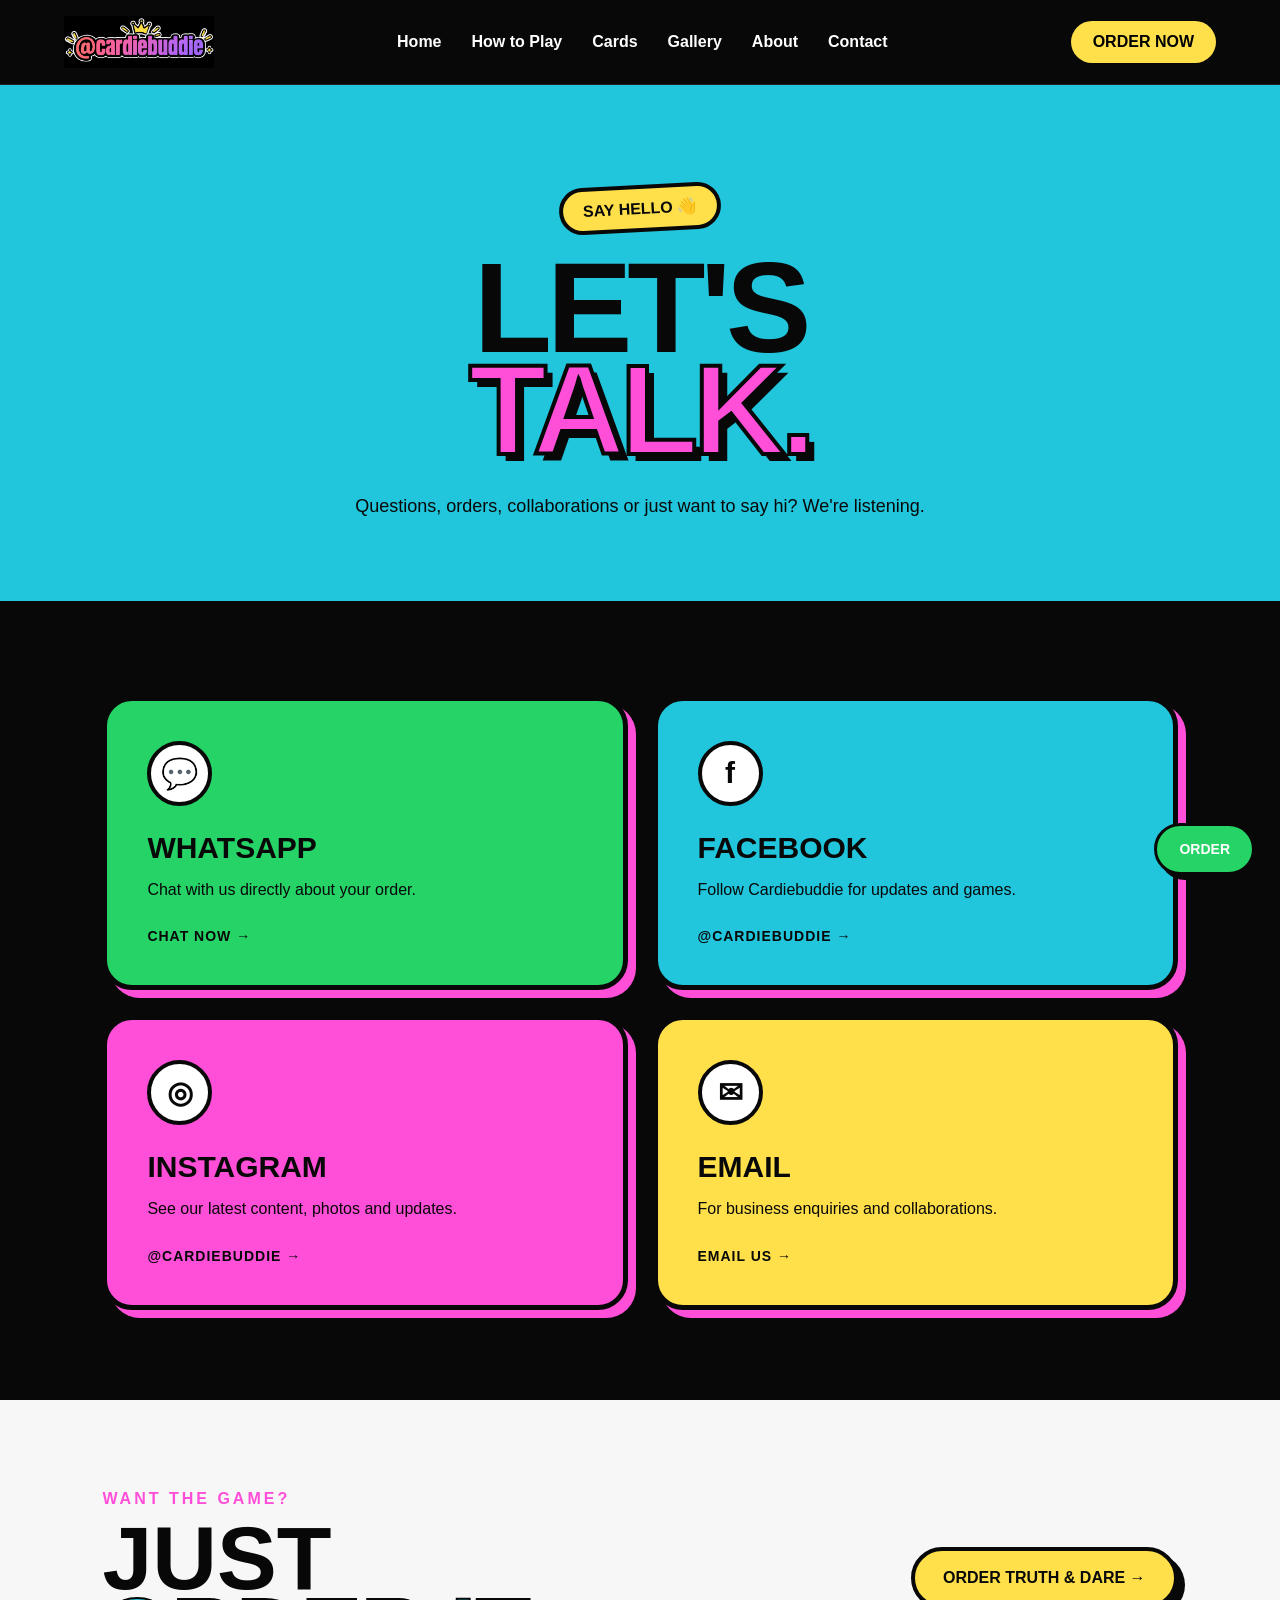
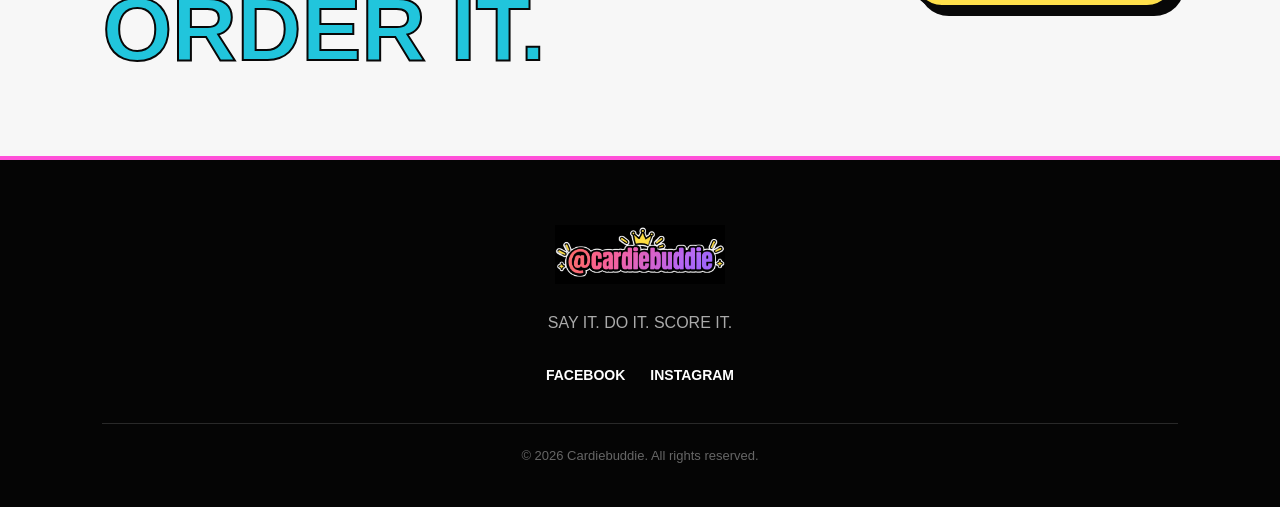
<file: contact.html>
<!DOCTYPE html>
<html lang="en">

<head>
    <meta charset="UTF-8">
    <meta name="viewport" content="width=device-width, initial-scale=1.0">

    <title>Contact | Cardiebuddie</title>

    <link rel="stylesheet" href="css/style.css">
    <title>Contact Cardiebuddie</title>

<meta name="description" content="Contact Cardiebuddie for orders, questions and collaborations.">
</head>

<body>

<!-- NAVBAR -->

<nav class="navbar">

    <div class="logo">
        <a href="index.html">
            <img src="images/logo.png" alt="Cardiebuddie">
        </a>
    </div>
<button class="menu-toggle" id="menuToggle">
    ☰
</button>
    <ul class="nav-links">
        <li><a href="index.html">Home</a></li>
        <li><a href="rules.html">How to Play</a></li>
        <li><a href="cards.html">Cards</a></li>
        <li><a href="gallery.html">Gallery</a></li>
        <li><a href="about.html">About</a></li>
        <li><a href="contact.html">Contact</a></li>
    </ul>

    <a href="order.html" class="order-btn">
        ORDER NOW
    </a>

</nav>


<!-- CONTACT HERO -->

<section class="contact-hero">

    <div class="contact-label">
        SAY HELLO 👋
    </div>

    <h1>
        LET'S<br>
        <span>TALK.</span>
    </h1>

    <p>
        Questions, orders, collaborations or just want
        to say hi? We're listening.
    </p>

</section>


<!-- CONTACT OPTIONS -->

<section class="contact-section">

    <div class="contact-grid">

        <!-- WHATSAPP -->

        <a
            href="https://wa.me/8801601824990"
            class="contact-card whatsapp-card"
            target="_blank"
        >

            <div class="contact-icon">
                💬
            </div>

            <h2>WHATSAPP</h2>

            <p>
                Chat with us directly
                about your order.
            </p>

            <strong>
                CHAT NOW →
            </strong>

        </a>


        <!-- FACEBOOK -->

        <a
            href="https://www.facebook.com/Cardiebuddie"
            class="contact-card facebook-card"
            target="_blank"
        >

            <div class="contact-icon">
                f
            </div>

            <h2>FACEBOOK</h2>

            <p>
                Follow Cardiebuddie
                for updates and games.
            </p>

            <strong>
                @CARDIEBUDDIE →
            </strong>

        </a>


        <!-- INSTAGRAM -->

        <a
            href="https://www.instagram.com/Cardiebuddie"
            class="contact-card instagram-card"
            target="_blank"
        >

            <div class="contact-icon">
                ◎
            </div>

            <h2>INSTAGRAM</h2>

            <p>
                See our latest content,
                photos and updates.
            </p>

            <strong>
                @CARDIEBUDDIE →
            </strong>

        </a>


        <!-- EMAIL -->

        <a
            href="cards.cardiebuddie@gmail.com"
            class="contact-card email-card"
        >

            <div class="contact-icon">
                ✉
            </div>

            <h2>EMAIL</h2>

            <p>
                For business enquiries
                and collaborations.
            </p>

            <strong>
                EMAIL US →
            </strong>

        </a>

    </div>

</section>


<!-- ORDER CTA -->

<section class="contact-cta">

    <div>

        <span>
            WANT THE GAME?
        </span>

        <h2>
            JUST<br>
            <strong>ORDER IT.</strong>
        </h2>

    </div>

    <a href="order.html" class="contact-order-btn">
        ORDER TRUTH & DARE →
    </a>

</section>


<footer class="footer">

    <div class="footer-logo">
        <img src="images/logo.png" alt="Cardiebuddie">
    </div>

    <p>SAY IT. DO IT. SCORE IT.</p>

    <div class="footer-social">

        <a href="https://www.facebook.com/Cardiebuddie"
           target="_blank"
           rel="noopener">
            FACEBOOK
        </a>

        <a href="https://www.instagram.com/Cardiebuddie"
           target="_blank"
           rel="noopener">
            INSTAGRAM
        </a>

    </div>

    <p class="footer-copy">
        © 2026 Cardiebuddie. All rights reserved.
    </p>

</footer>
<a
    href="https://wa.me/8801601824990"
    class="floating-whatsapp"
    target="_blank"
    rel="noopener"
    aria-label="Order Cardiebuddie on WhatsApp">
    ORDER
</a>
</body>
</html>
</file>
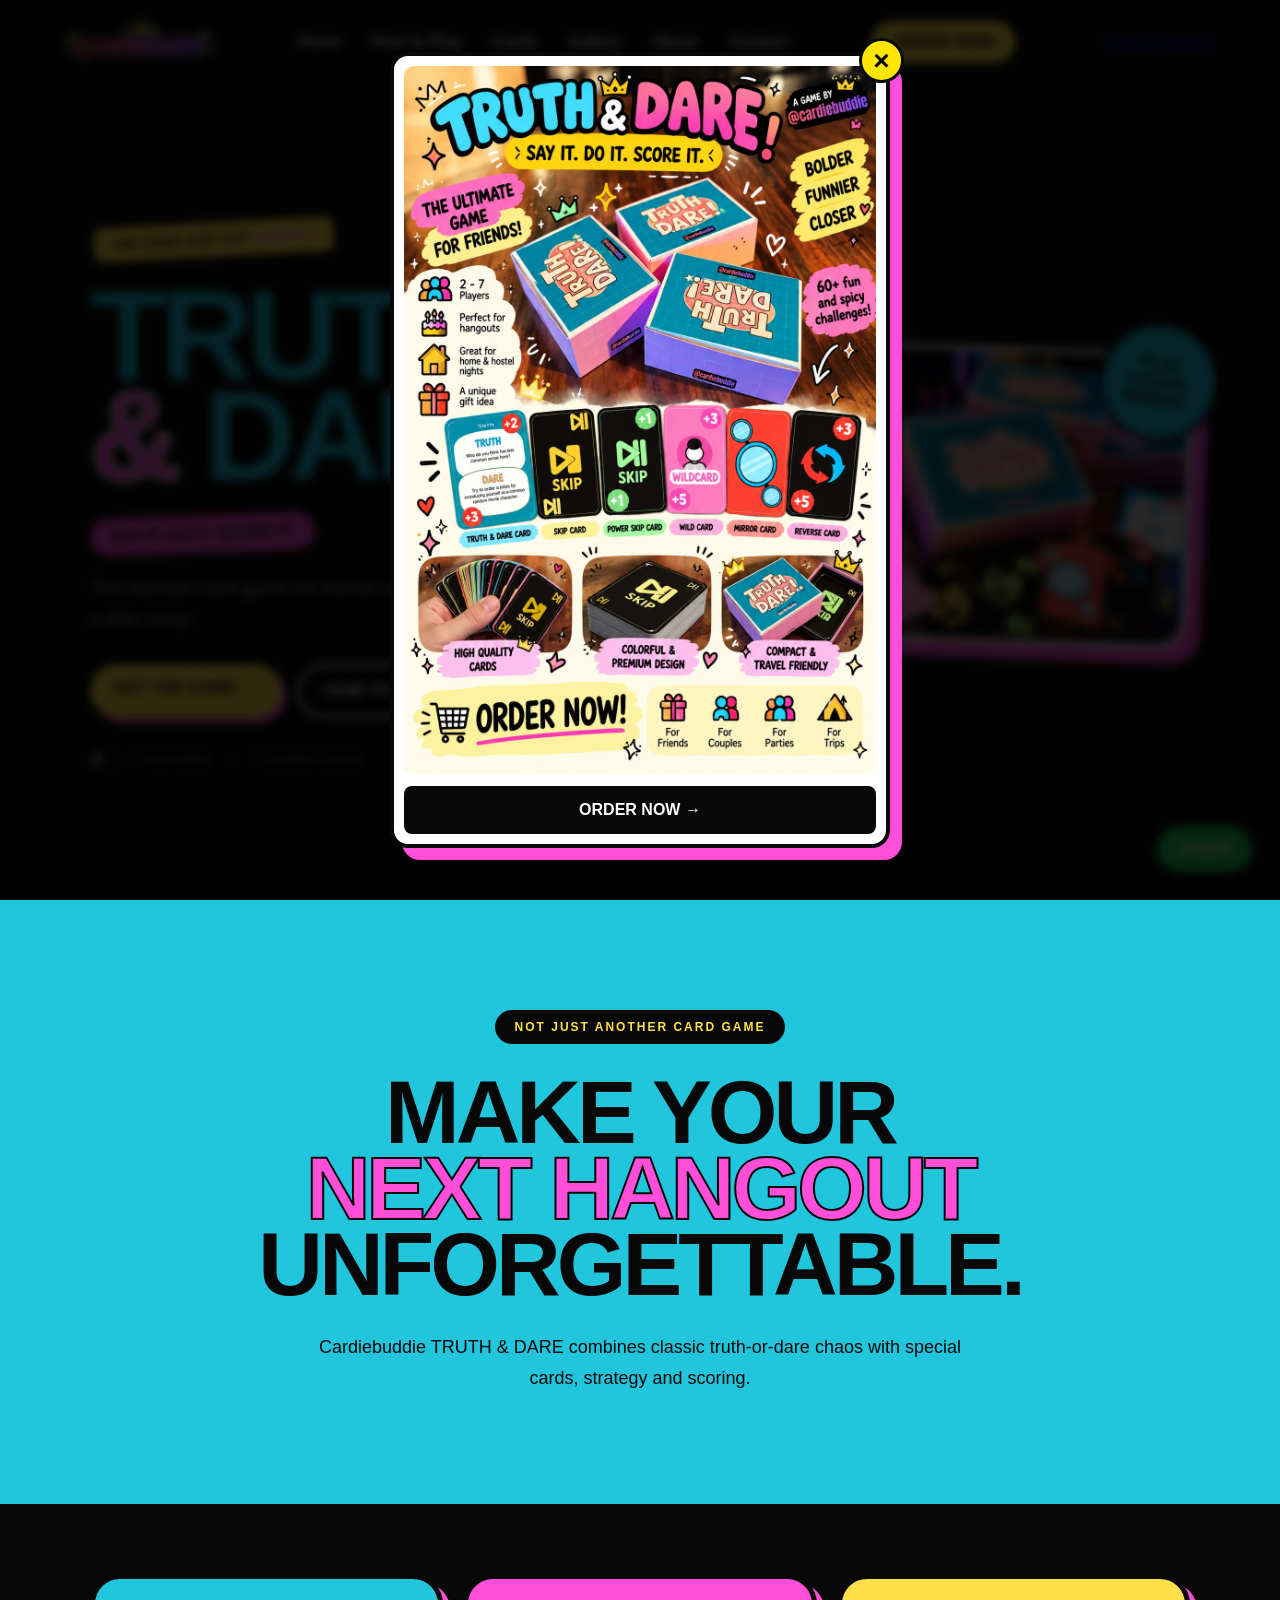
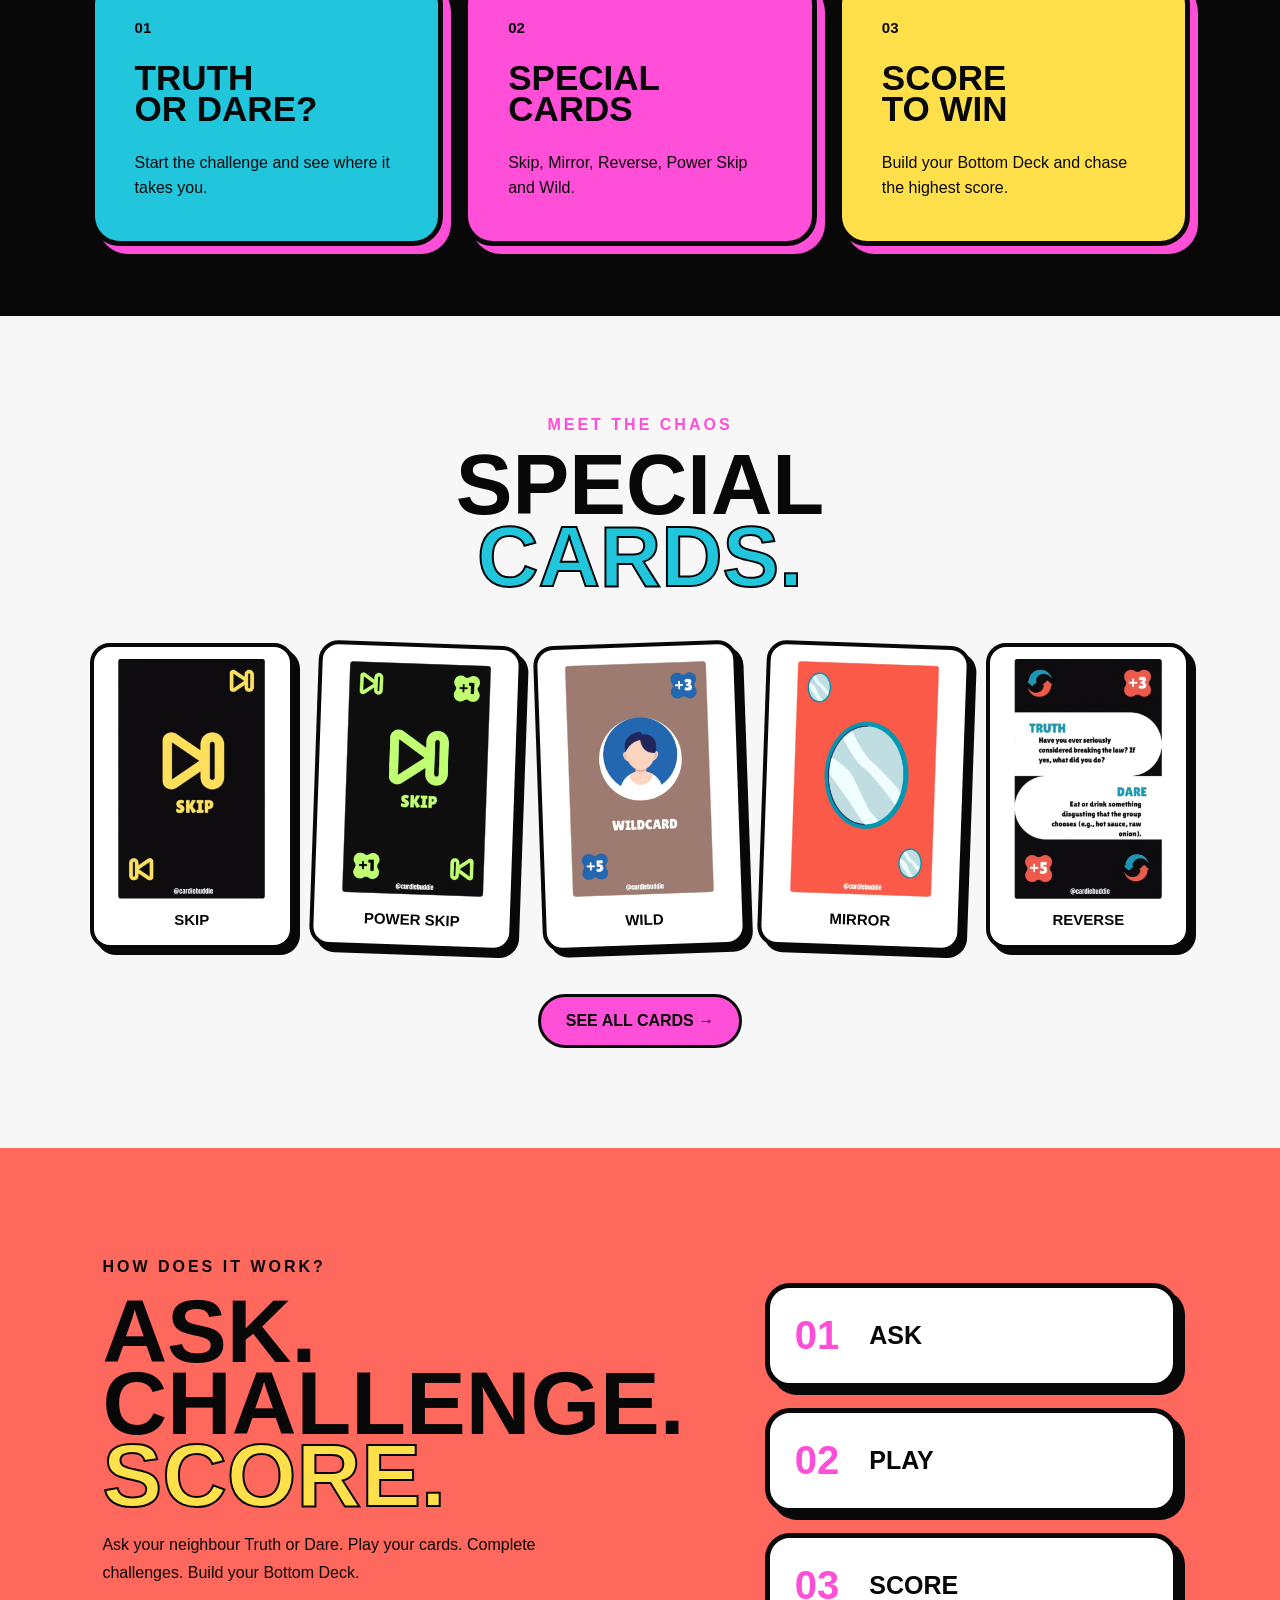
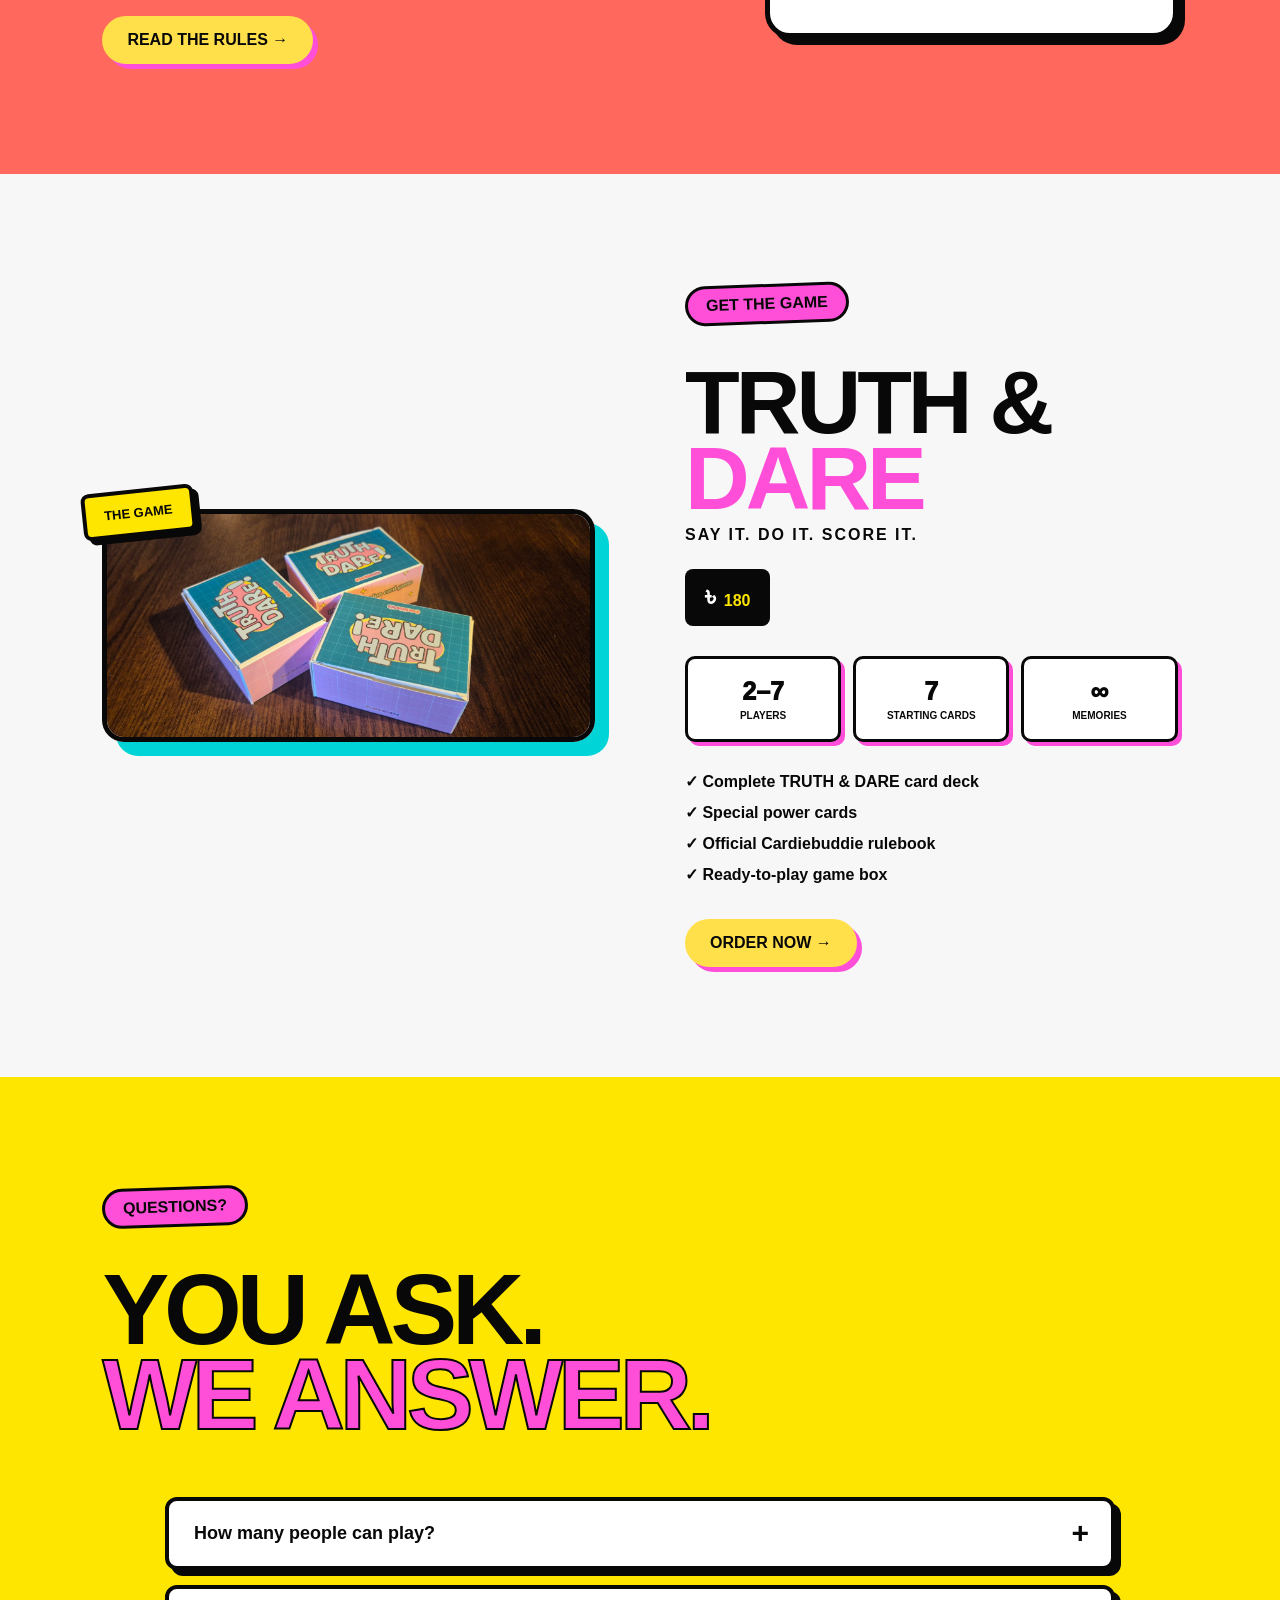
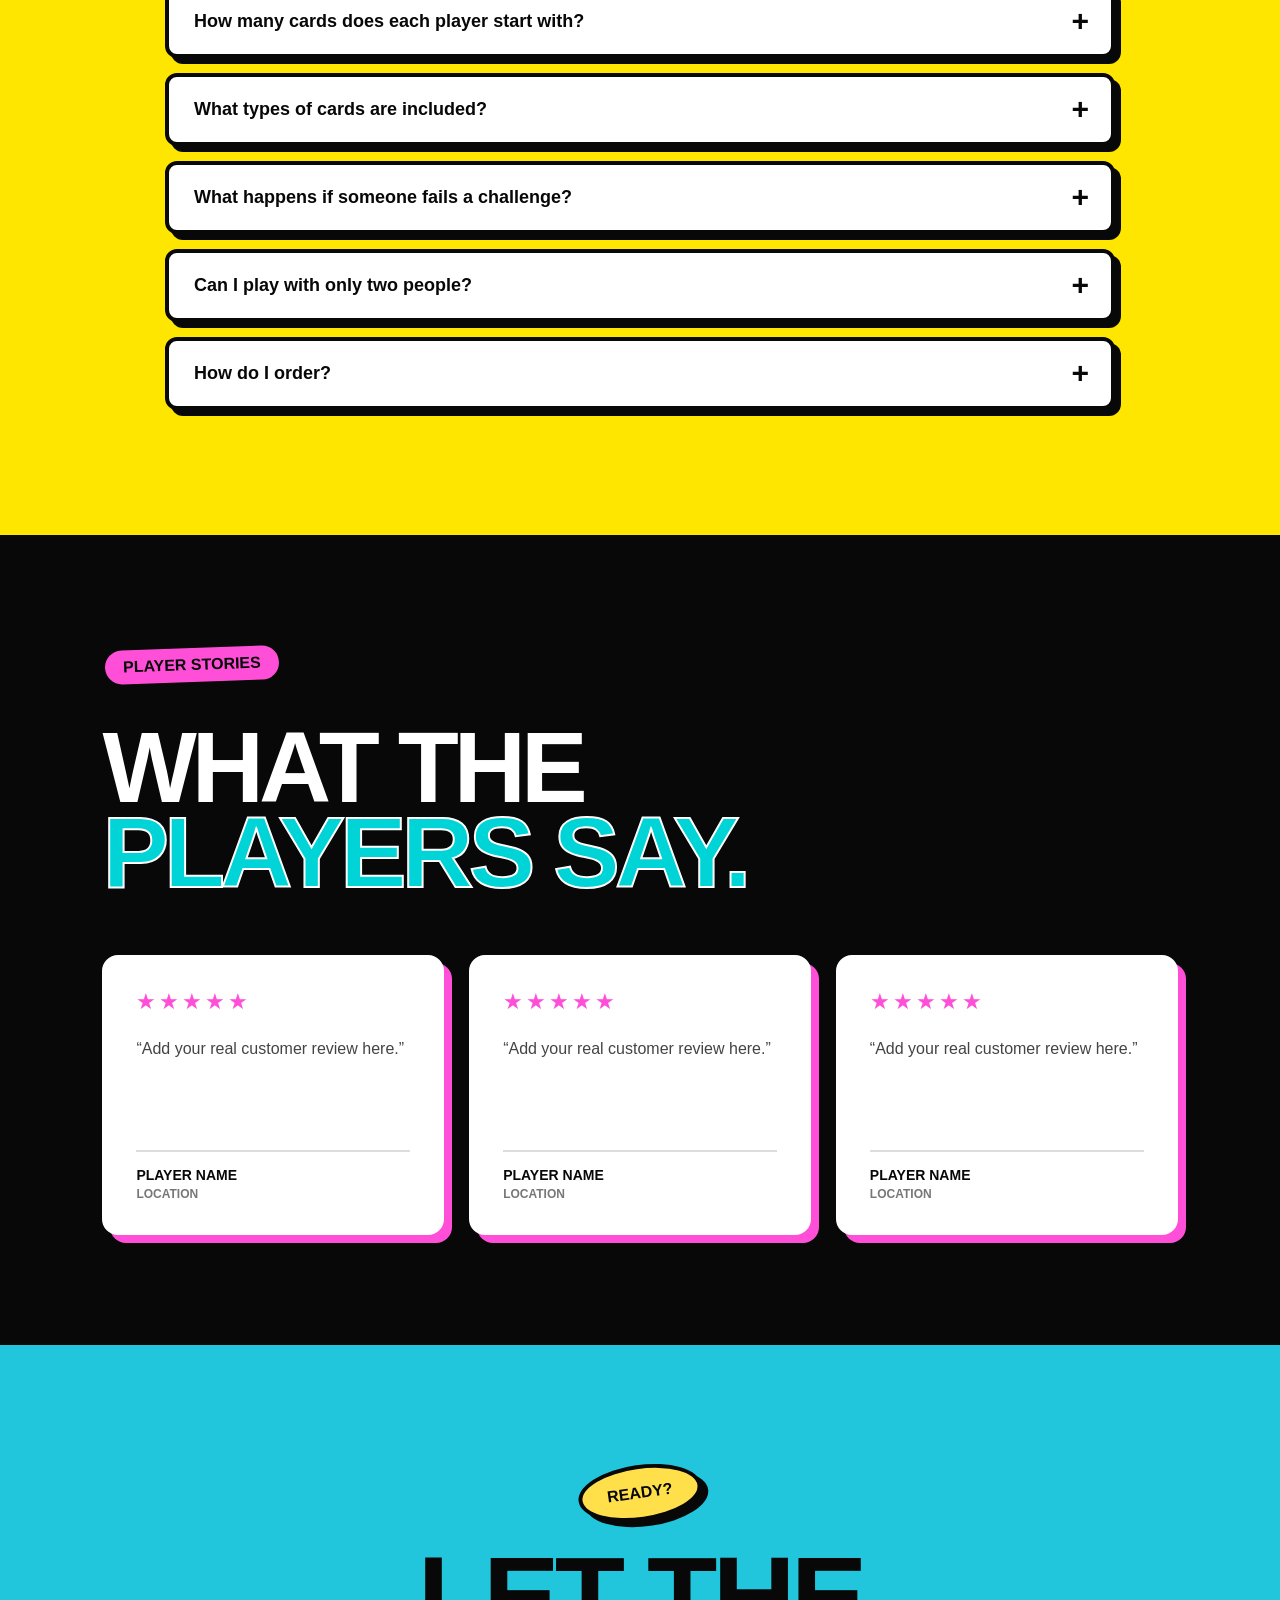
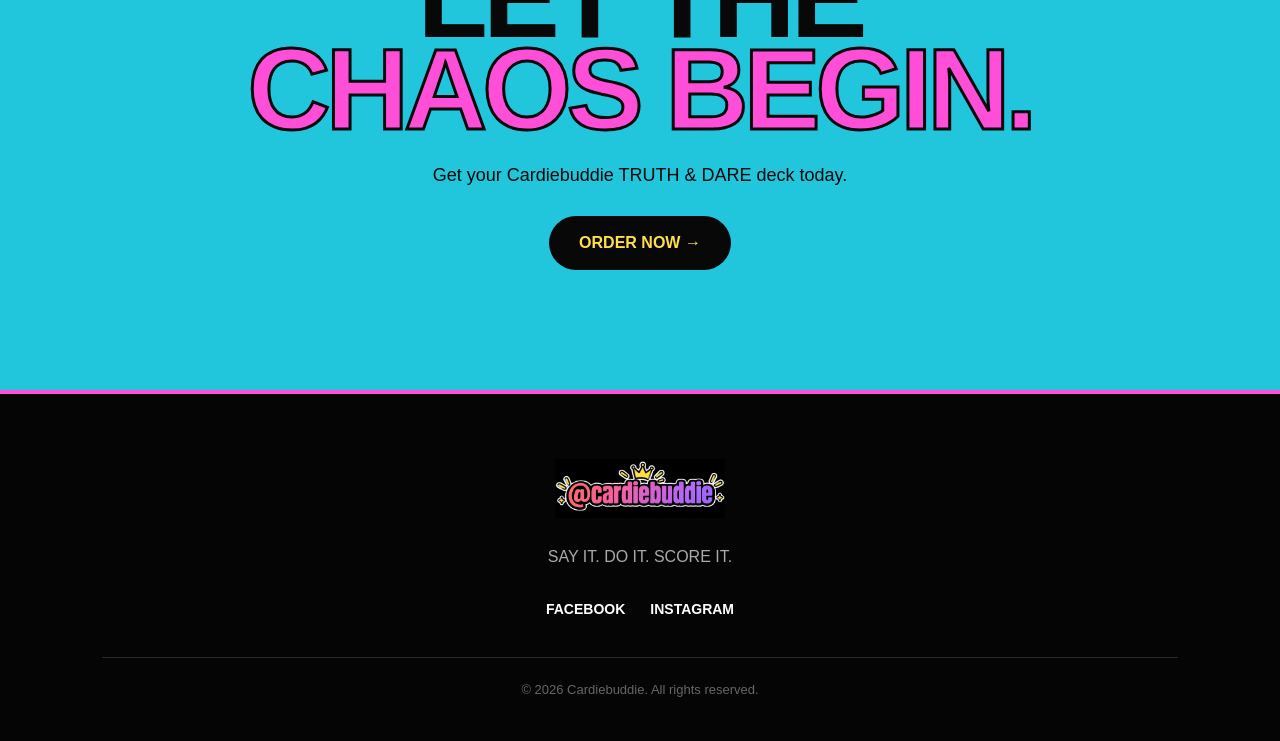
<file: cooming_soon.html>
<!DOCTYPE html>
<html lang="en">

<head>
    <meta charset="UTF-8">
    <meta name="viewport" content="width=device-width, initial-scale=1.0">

    <title>Cardiebuddie | TRUTH & DARE</title>

    <link rel="stylesheet" href="css/style.css">


<title>Cardiebuddie — TRUTH & DARE Card Game</title>

<meta name="description" content="Cardiebuddie TRUTH & DARE — Say It. Do It. Score It. A fun party card game for 2–7 players.">

<meta name="keywords" content="Cardiebuddie, Truth and Dare, Truth Dare card game, party card game, Bangladesh card game">

<meta name="author" content="Cardiebuddie">

<meta name="viewport" content="width=device-width, initial-scale=1.0">

<meta property="og:title" content="Cardiebuddie — TRUTH & DARE">
<meta property="og:description" content="SAY IT. DO IT. SCORE IT.">
<meta property="og:type" content="website">
<meta property="og:image" content="images/social-preview.jpg">

<meta name="twitter:card" content="summary_large_image">
<meta name="twitter:title" content="Cardiebuddie — TRUTH & DARE">
<meta name="twitter:description" content="SAY IT. DO IT. SCORE IT.">
<meta name="twitter:image" content="images/social-preview.jpg">
<link rel="icon" type="image/png" href="images/favicon.png">




</head>

<body>

<!-- PROMO POPUP -->

<div class="promo-popup" id="promoPopup">

    <div class="promo-overlay"></div>

    <div class="promo-content">

        <button class="promo-close" id="promoClose">
            ×
        </button>

        <img
            src="images/promo.jpg"
            alt="Cardiebuddie TRUTH & DARE promotion"
        >

        <a href="order.html" class="promo-order-btn">
            ORDER NOW →
        </a>



    </div>

</div>



<div class="site-loader" id="siteLoader">
    <img src="images/logo.png" alt="Cardiebuddie">
</div>
<!-- =========================
     NAVBAR
========================= -->

<nav class="navbar">

    <div class="logo">
        <a href="index.html">
            <img src="images/logo.png" alt="Cardiebuddie">
        </a>
    </div>
<button class="menu-toggle" id="menuToggle">
    ☰
</button>
    <ul class="nav-links">
        <li><a href="index.html">Home</a></li>
        <li><a href="rules.html">How to Play</a></li>
        <li><a href="cards.html">Cards</a></li>
        <li><a href="gallery.html">Gallery</a></li>
        <li><a href="about.html">About</a></li>
        <li><a href="contact.html">Contact</a></li>
    </ul>

    <a href="order.html" class="order-btn">
        ORDER NOW
    </a>

    <a href="track-order.html">TRACK ORDER</a>


</nav>


<!-- =========================
     HERO
========================= -->

<section class="home-hero">

    <div class="home-hero-text">

        <div class="hero-sticker">
            THE GAME JUST GOT
            <strong>CHAOTIC.</strong>
        </div>

        <h1>
            TRUTH<br>
            <span>&</span> DARE
        </h1>

        <div class="home-slogan">
            SAY IT. DO IT. SCORE IT.
        </div>

        <p>
            The ultimate card game for friends who
            aren't afraid to get a little crazy.
        </p>

        <div class="home-buttons">

            <a href="order.html" class="home-primary">
                GET THE GAME →
            </a>

            <a href="rules.html" class="home-secondary">
                HOW TO PLAY
            </a>

        </div>

        <div class="player-count">
            🎴 2–7 PLAYERS &nbsp; • &nbsp; 7 CARDS EACH
        </div>

    </div>


    <div class="home-hero-image">

        <div class="image-sticker">
            PLAY.<br>
            LAUGH.<br>
            REPEAT.
        </div>

        <img
            src="images/hero-banner.jpg"
            alt="Cardiebuddie TRUTH & DARE"
        >

    </div>

</section>


<!-- =========================
     INTRO
========================= -->

<section class="home-intro">

    <div class="intro-label">
        NOT JUST ANOTHER CARD GAME
    </div>

    <h2>
        MAKE YOUR<br>
        <span>NEXT HANGOUT</span><br>
        UNFORGETTABLE.
    </h2>

    <p>
        Cardiebuddie TRUTH & DARE combines classic
        truth-or-dare chaos with special cards,
        strategy and scoring.
    </p>

</section>


<!-- =========================
     FEATURES
========================= -->

<section class="home-features">

    <div class="feature feature-cyan">

        <span>01</span>

        <h3>TRUTH<br>OR DARE?</h3>

        <p>
            Start the challenge and see
            where it takes you.
        </p>

    </div>


    <div class="feature feature-pink">

        <span>02</span>

        <h3>SPECIAL<br>CARDS</h3>

        <p>
            Skip, Mirror, Reverse,
            Power Skip and Wild.
        </p>

    </div>


    <div class="feature feature-yellow">

        <span>03</span>

        <h3>SCORE<br>TO WIN</h3>

        <p>
            Build your Bottom Deck
            and chase the highest score.
        </p>

    </div>

</section>


<!-- =========================
     SPECIAL CARDS
========================= -->

<section class="home-cards">

    <div class="home-section-heading">

        <span>MEET THE CHAOS</span>

        <h2>
            SPECIAL<br>
            <strong>CARDS.</strong>
        </h2>

    </div>


    <div class="mini-card-grid">

        <div class="mini-card">
            <img src="images/skip-card.jpg" alt="Skip Card">
            <h3>SKIP</h3>
        </div>

        <div class="mini-card">
            <img src="images/power-skip-card.jpg" alt="Power Skip Card">
            <h3>POWER SKIP</h3>
        </div>

        <div class="mini-card">
            <img src="images/wild-card.jpg" alt="Wild Card">
            <h3>WILD</h3>
        </div>

        <div class="mini-card">
            <img src="images/mirror-card.jpg" alt="Mirror Card">
            <h3>MIRROR</h3>
        </div>

        <div class="mini-card">
            <img src="images/reverse-card.jpg" alt="Reverse Card">
            <h3>REVERSE</h3>
        </div>

    </div>


    <a href="cards.html" class="view-cards">
        SEE ALL CARDS →
    </a>

</section>


<!-- =========================
     HOW TO PLAY
========================= -->

<section class="home-how">

    <div class="how-text">

        <span>HOW DOES IT WORK?</span>

        <h2>
            ASK.<br>
            CHALLENGE.<br>
            <strong>SCORE.</strong>
        </h2>

        <p>
            Ask your neighbour Truth or Dare.
            Play your cards. Complete challenges.
            Build your Bottom Deck.
        </p>

        <a href="rules.html" class="home-primary">
            READ THE RULES →
        </a>

    </div>


    <div class="how-steps">

        <div>
            <strong>01</strong>
            <span>ASK</span>
        </div>

        <div>
            <strong>02</strong>
            <span>PLAY</span>
        </div>

        <div>
            <strong>03</strong>
            <span>SCORE</span>
        </div>

    </div>

</section>

<!-- PRODUCT / ORDER SECTION -->

<section class="home-product">

    <div class="home-product-image">

        <img src="images/box-1.jpg"
             alt="Cardiebuddie TRUTH & DARE Game">

    </div>


    <div class="home-product-info">

        <div class="section-label">GET THE GAME</div>

        <h2>
            TRUTH &<br>
            <span>DARE</span>
        </h2>

        <p class="product-tagline">
            SAY IT. DO IT. SCORE IT.
        </p>

        <div class="product-price">
            ৳ <span>180</span>
        </div>

        <div class="product-details">

            <div>
                <strong>2–7</strong>
                <small>PLAYERS</small>
            </div>

            <div>
                <strong>7</strong>
                <small>STARTING CARDS</small>
            </div>

            <div>
                <strong>∞</strong>
                <small>MEMORIES</small>
            </div>

        </div>

        <ul class="product-includes">

            <li>✓ Complete TRUTH & DARE card deck</li>
            <li>✓ Special power cards</li>
            <li>✓ Official Cardiebuddie rulebook</li>
            <li>✓ Ready-to-play game box</li>

        </ul>

        <a href="order.html" class="home-primary">
            ORDER NOW →
        </a>

    </div>

</section>


<!-- FAQ SECTION -->

<section class="faq-section">

    <div class="section-label">QUESTIONS?</div>

    <h2>
        YOU ASK.<br>
        <span>WE ANSWER.</span>
    </h2>

    <div class="faq-list">

        <details class="faq-item">
            <summary>How many people can play?</summary>
            <p>
                TRUTH & DARE is designed for 2–7 players.
            </p>
        </details>

        <details class="faq-item">
            <summary>How many cards does each player start with?</summary>
            <p>
                Each player starts with 7 cards.
            </p>
        </details>

        <details class="faq-item">
            <summary>What types of cards are included?</summary>
            <p>
                The game includes Truth & Dare cards, Skip,
                Power Skip, Wild, Mirror and Reverse cards.
            </p>
        </details>

        <details class="faq-item">
            <summary>What happens if someone fails a challenge?</summary>
            <p>
                The same challenge card stays in play and
                passes clockwise until the challenge is completed
                or the relevant game rule applies.
            </p>
        </details>

        <details class="faq-item">
            <summary>Can I play with only two people?</summary>
            <p>
                Yes. The game supports 2–7 players.
            </p>
        </details>

        <details class="faq-item">
            <summary>How do I order?</summary>
            <p>
                Fill out the order form and send your order
                directly to Cardiebuddie through WhatsApp.
            </p>
        </details>

    </div>

</section>

<!-- REVIEWS -->

<section class="reviews-section">

    <div class="section-label">PLAYER STORIES</div>

    <h2>
        WHAT THE<br>
        <span>PLAYERS SAY.</span>
    </h2>

    <div class="reviews-grid">

        <div class="review-card">
            <div class="review-stars">★★★★★</div>

            <p class="review-text">
                “Add your real customer review here.”
            </p>

            <div class="review-author">
                <strong>PLAYER NAME</strong>
                <span>LOCATION</span>
            </div>
        </div>


        <div class="review-card">
            <div class="review-stars">★★★★★</div>

            <p class="review-text">
                “Add your real customer review here.”
            </p>

            <div class="review-author">
                <strong>PLAYER NAME</strong>
                <span>LOCATION</span>
            </div>
        </div>


        <div class="review-card">
            <div class="review-stars">★★★★★</div>

            <p class="review-text">
                “Add your real customer review here.”
            </p>

            <div class="review-author">
                <strong>PLAYER NAME</strong>
                <span>LOCATION</span>
            </div>
        </div>

    </div>

</section>


<!-- =========================
     FINAL CTA
========================= -->

<section class="home-final">

    <div class="final-sticker">
        READY?
    </div>

    <h2>
        LET THE<br>
        <span>CHAOS BEGIN.</span>
    </h2>

    <p>
        Get your Cardiebuddie TRUTH & DARE deck today.
    </p>

    <a href="order.html" class="final-order">
        ORDER NOW →
    </a>

</section>


<!-- =========================
     FOOTER
========================= -->

<script src="js/script.js"></script>


<footer class="footer">

    <div class="footer-logo">
        <img src="images/logo.png" alt="Cardiebuddie">
    </div>

    <p>SAY IT. DO IT. SCORE IT.</p>

    <div class="footer-social">

        <a href="https://www.facebook.com/Cardiebuddie"
           target="_blank"
           rel="noopener">
            FACEBOOK
        </a>

        <a href="https://www.instagram.com/Cardiebuddie"
           target="_blank"
           rel="noopener">
            INSTAGRAM
        </a>

    </div>

    <p class="footer-copy">
        © 2026 Cardiebuddie. All rights reserved.
    </p>

</footer>

<a
    href="https://wa.me/8801601824990"
    class="floating-whatsapp"
    target="_blank"
    rel="noopener"
    aria-label="Order Cardiebuddie on WhatsApp">
    ORDER
</a>
<div class="mobile-order-bar">

    <span>TRUTH & DARE</span>

    <a href="order.html">
        ORDER NOW →
    </a>

</div>

</body>
</html>
</file>
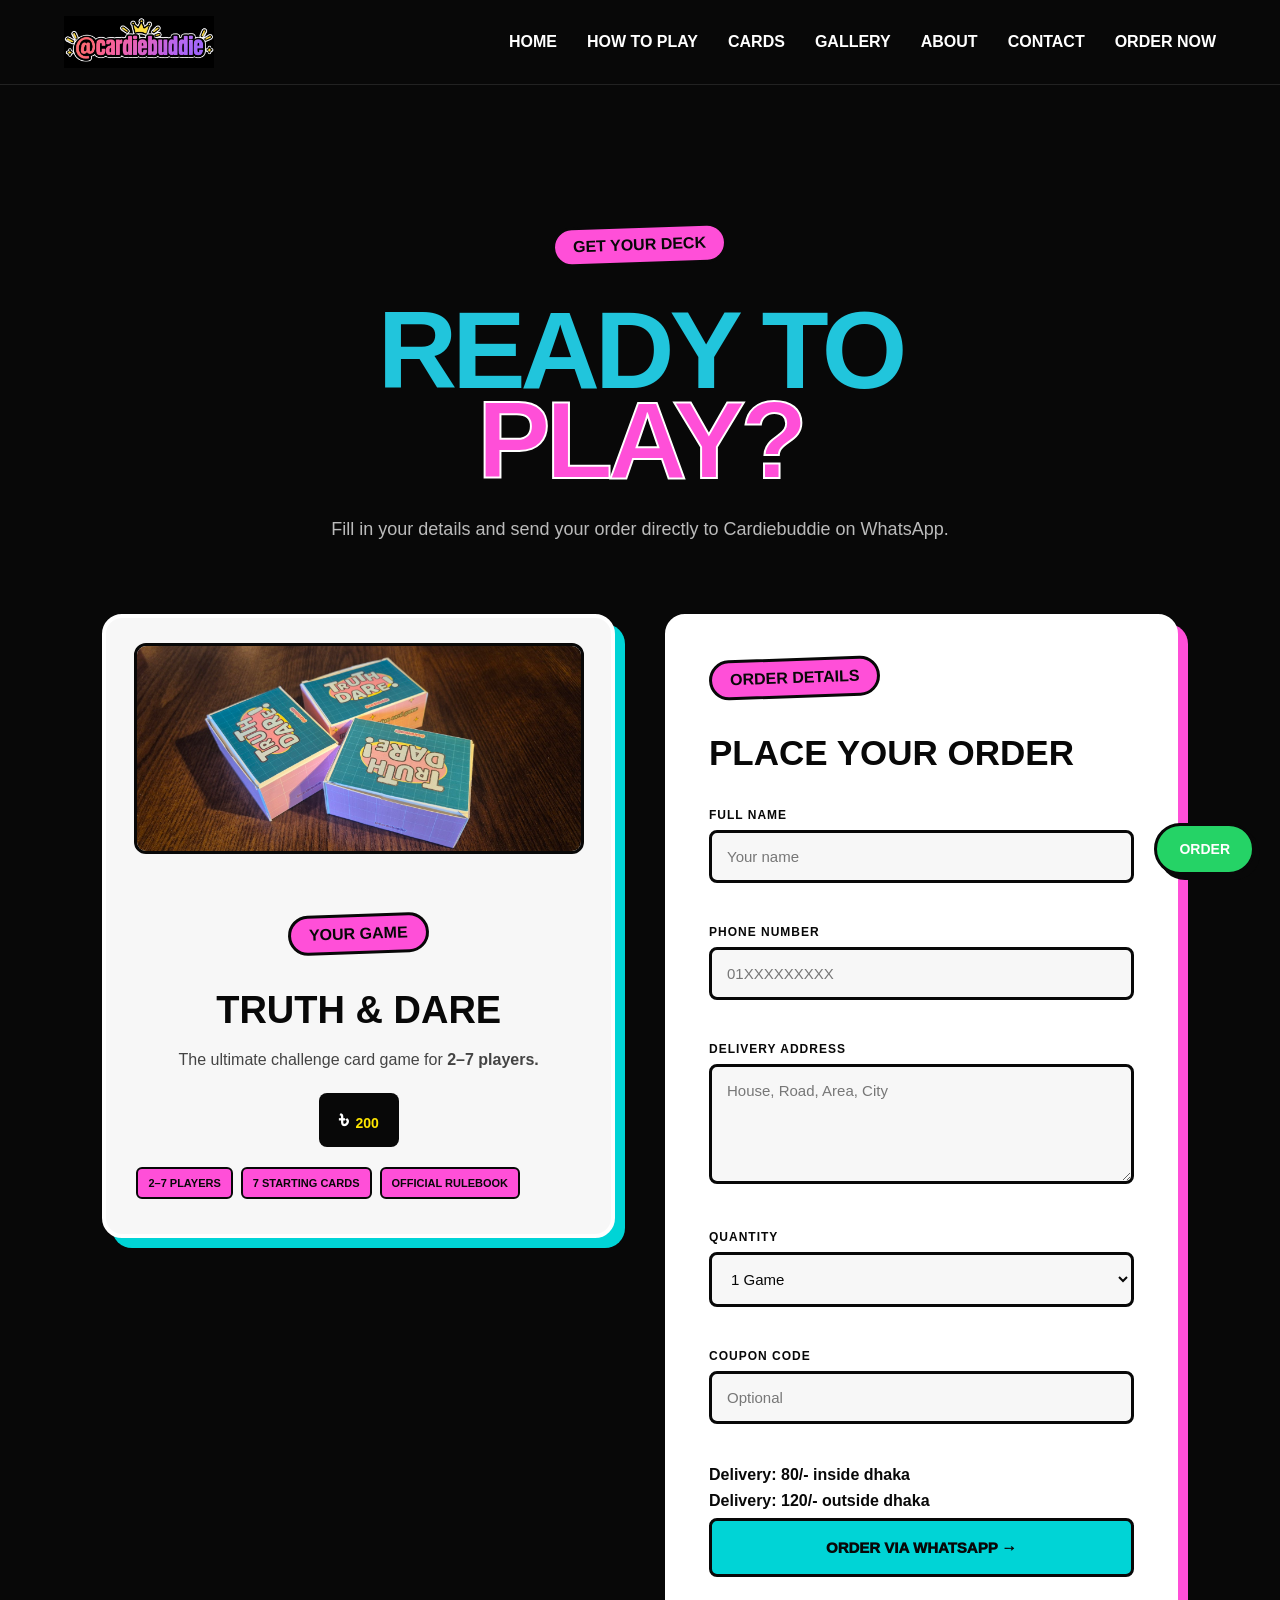
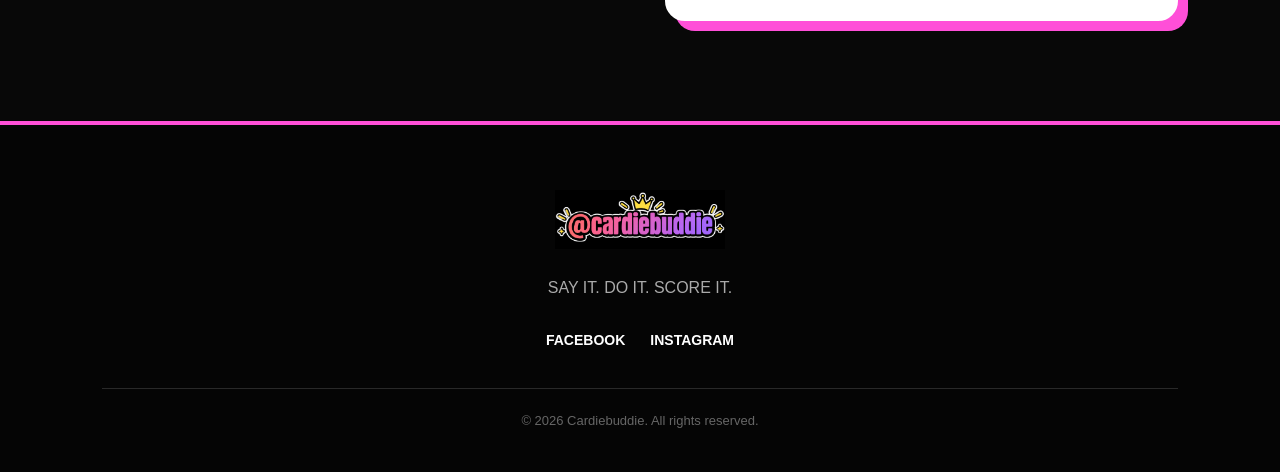
<file: order.html>
<!DOCTYPE html>
<html lang="en">

<head>
    <meta charset="UTF-8">

    <title>Order TRUTH & DARE | Cardiebuddie</title>

    <meta name="description"
          content="Order the Cardiebuddie TRUTH & DARE card game.">

    <meta name="viewport" content="width=device-width, initial-scale=1.0">

    <link rel="icon" type="image/png" href="images/favicon.png">
    <link rel="stylesheet" href="css/style.css">
</head>

<body>

<nav class="navbar">

    <div class="logo">
        <a href="index.html">
            <img src="images/logo.png" alt="Cardiebuddie">
        </a>
    </div>

    <ul class="nav-links">
        <li><a href="index.html">HOME</a></li>
        <li><a href="rules.html">HOW TO PLAY</a></li>
        <li><a href="cards.html">CARDS</a></li>
        <li><a href="gallery.html">GALLERY</a></li>
        <li><a href="about.html">ABOUT</a></li>
        <li><a href="contact.html">CONTACT</a></li>
        <li><a href="order.html" class="nav-order">ORDER NOW</a></li>
    </ul>

    <button class="menu-toggle" id="menuToggle">☰</button>

</nav>


<section class="order-page">

    <div class="order-header">

        <div class="section-label">GET YOUR DECK</div>

        <h1>
            READY TO<br>
            <span>PLAY?</span>
        </h1>

        <p>
            Fill in your details and send your order directly
            to Cardiebuddie on WhatsApp.
        </p>

    </div>


    <div class="order-layout">

        <!-- PRODUCT -->

        <div class="order-product">

            <div class="order-product-image">
                <img src="images/box-1.jpg"
                     alt="Cardiebuddie TRUTH & DARE">
            </div>

            <div class="order-product-info">

                <div class="section-label">YOUR GAME</div>

                <h2>TRUTH & DARE</h2>

                <p>
                    The ultimate challenge card game for
                    <strong>2–7 players.</strong>
                </p>

                <div class="order-price">
                    ৳ <span>200</span>
                </div>

                <div class="order-features">
                    <span>2–7 PLAYERS</span>
                    <span>7 STARTING CARDS</span>
                    <span>OFFICIAL RULEBOOK</span>
                </div>

            </div>

        </div>


        <!-- FORM -->

        <div class="order-form-box">

            <div class="section-label">ORDER DETAILS</div>

            <h2>PLACE YOUR ORDER</h2>

            <form id="orderForm">

                <div class="form-group">

                    <label for="name">FULL NAME</label>

                    <input
                        type="text"
                        id="name"
                        name="name"
                        placeholder="Your name"
                        required>

                </div>


                <div class="form-group">

                    <label for="phone">PHONE NUMBER</label>

                    <input
                        type="tel"
                        id="phone"
                        name="phone"
                        placeholder="01XXXXXXXXX"
                        required>

                </div>


                <div class="form-group">

                    <label for="address">DELIVERY ADDRESS</label>

                    <textarea
                        id="address"
                        name="address"
                        rows="4"
                        placeholder="House, Road, Area, City"
                        required></textarea>

                </div>


                <div class="form-group">

                    <label for="quantity">QUANTITY</label>

                    <select id="quantity" name="quantity">

                        <option value="1">1 Game</option>
                        <option value="2">2 Games</option>
                        <option value="3">3 Games</option>
                        <option value="4">4 Games</option>
                        <option value="5">5 Games</option>

                    </select>

                </div>
                <div class="form-group">

    <label for="couponCode">COUPON CODE</label>

    <input
        type="text"
        id="couponCode"
        name="couponCode"
        placeholder="Optional">

</div>
                
<label for="couponCode">Delivery: 80/- inside dhaka</label>
                <label for="couponCode">Delivery: 120/- outside dhaka</label>

                <button type="submit" class="order-submit">
                    ORDER VIA WHATSAPP →
                </button>

            </form>

        </div>

    </div>

</section>


<footer class="footer">

    <div class="footer-logo">
        <img src="images/logo.png" alt="Cardiebuddie">
    </div>

    <p>SAY IT. DO IT. SCORE IT.</p>

    <div class="footer-social">

        <a href="https://www.facebook.com/Cardiebuddie"
           target="_blank"
           rel="noopener">
            FACEBOOK
        </a>

        <a href="https://www.instagram.com/Cardiebuddie"
           target="_blank"
           rel="noopener">
            INSTAGRAM
        </a>

    </div>

    <p class="footer-copy">
        © 2026 Cardiebuddie. All rights reserved.
    </p>

</footer>


<a
    href="https://wa.me/8801XXXXXXXXX"
    class="floating-whatsapp"
    target="_blank"
    rel="noopener">
    ORDER
</a>


<script src="js/script.js"></script>

</body>
</html>
</file>
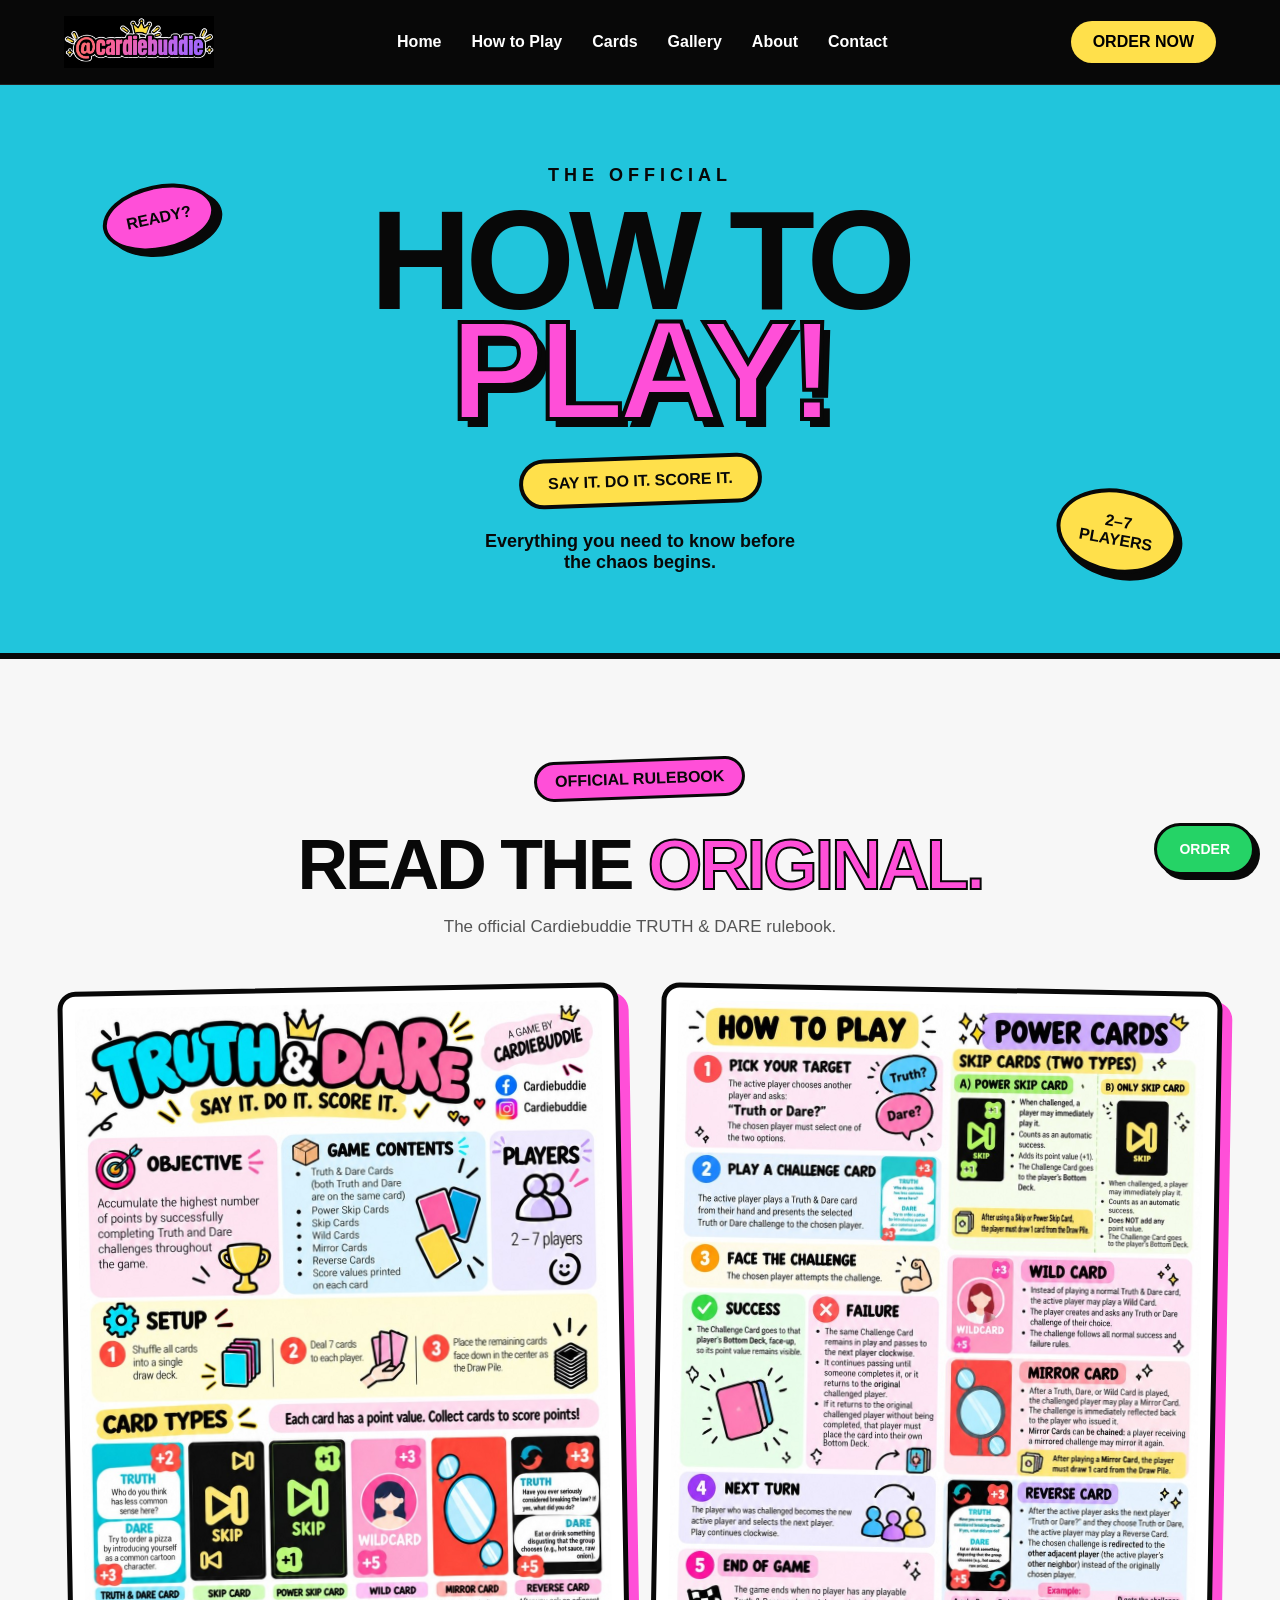
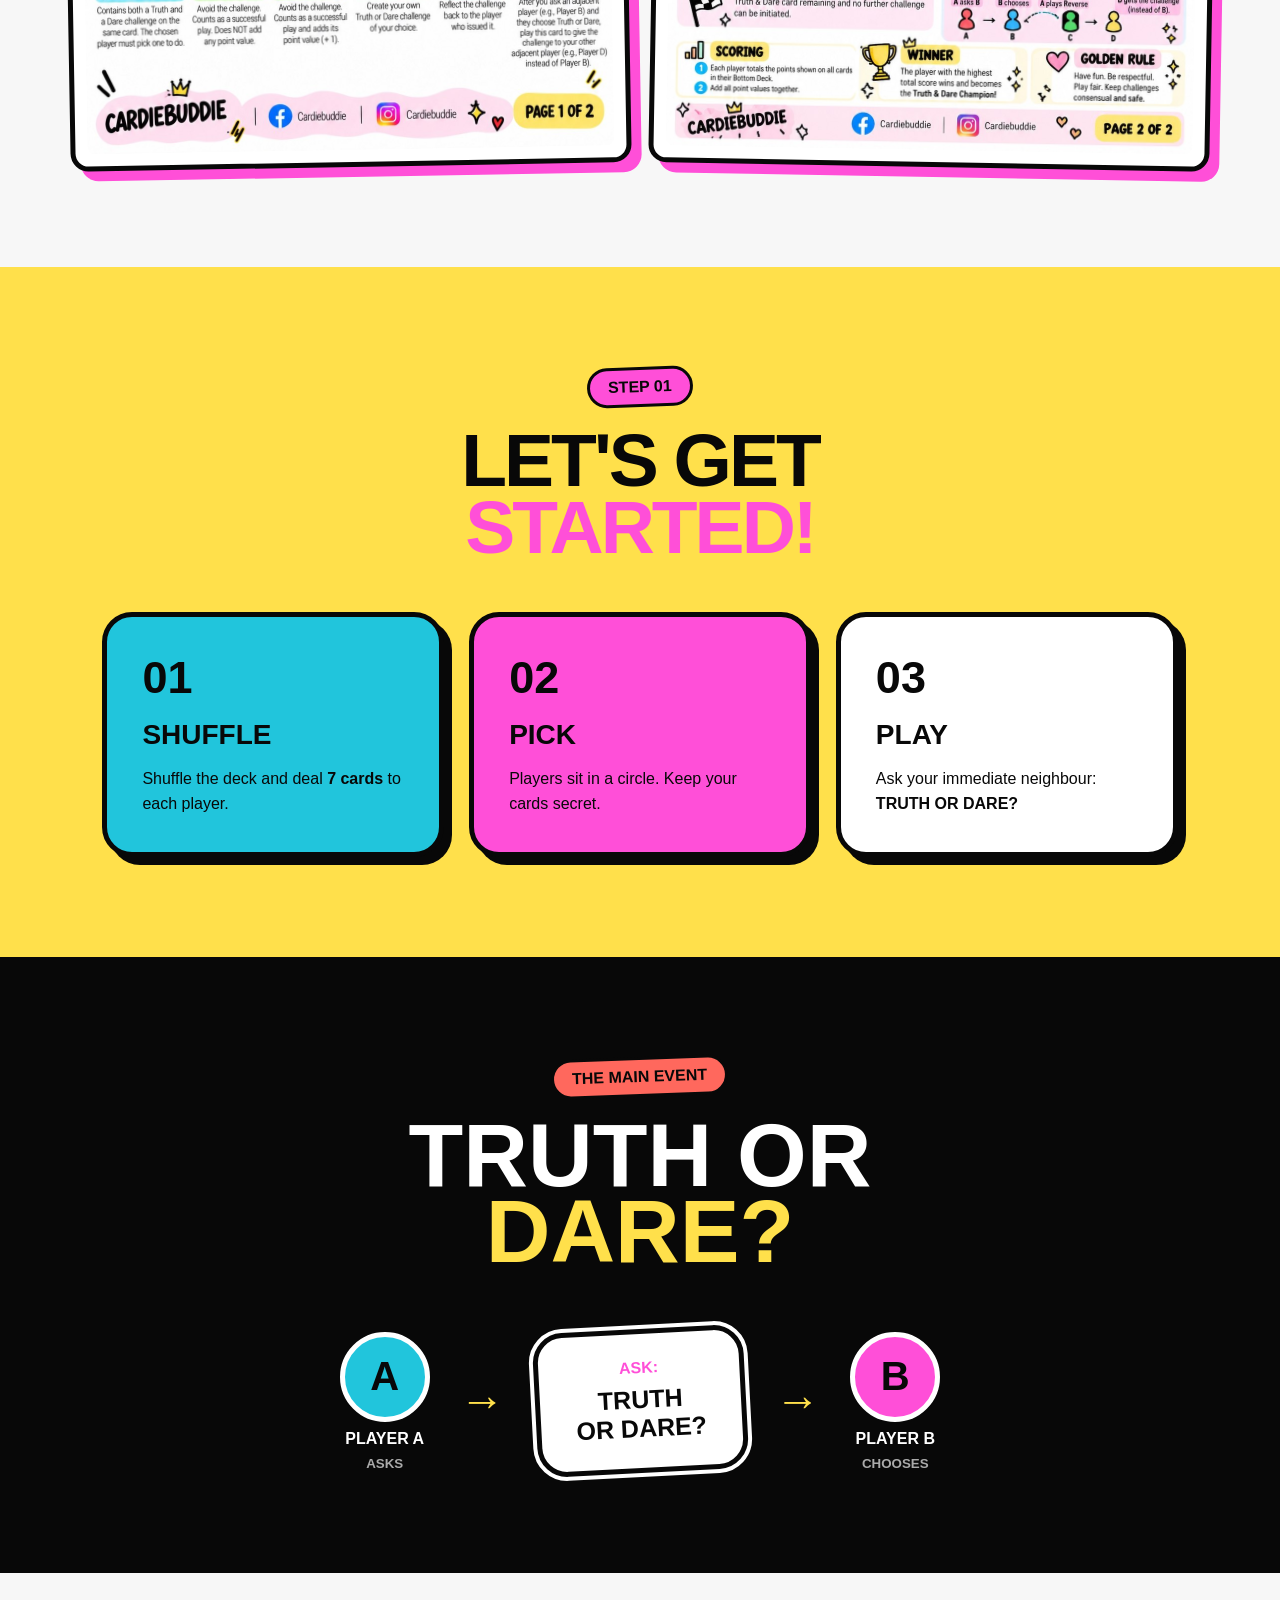
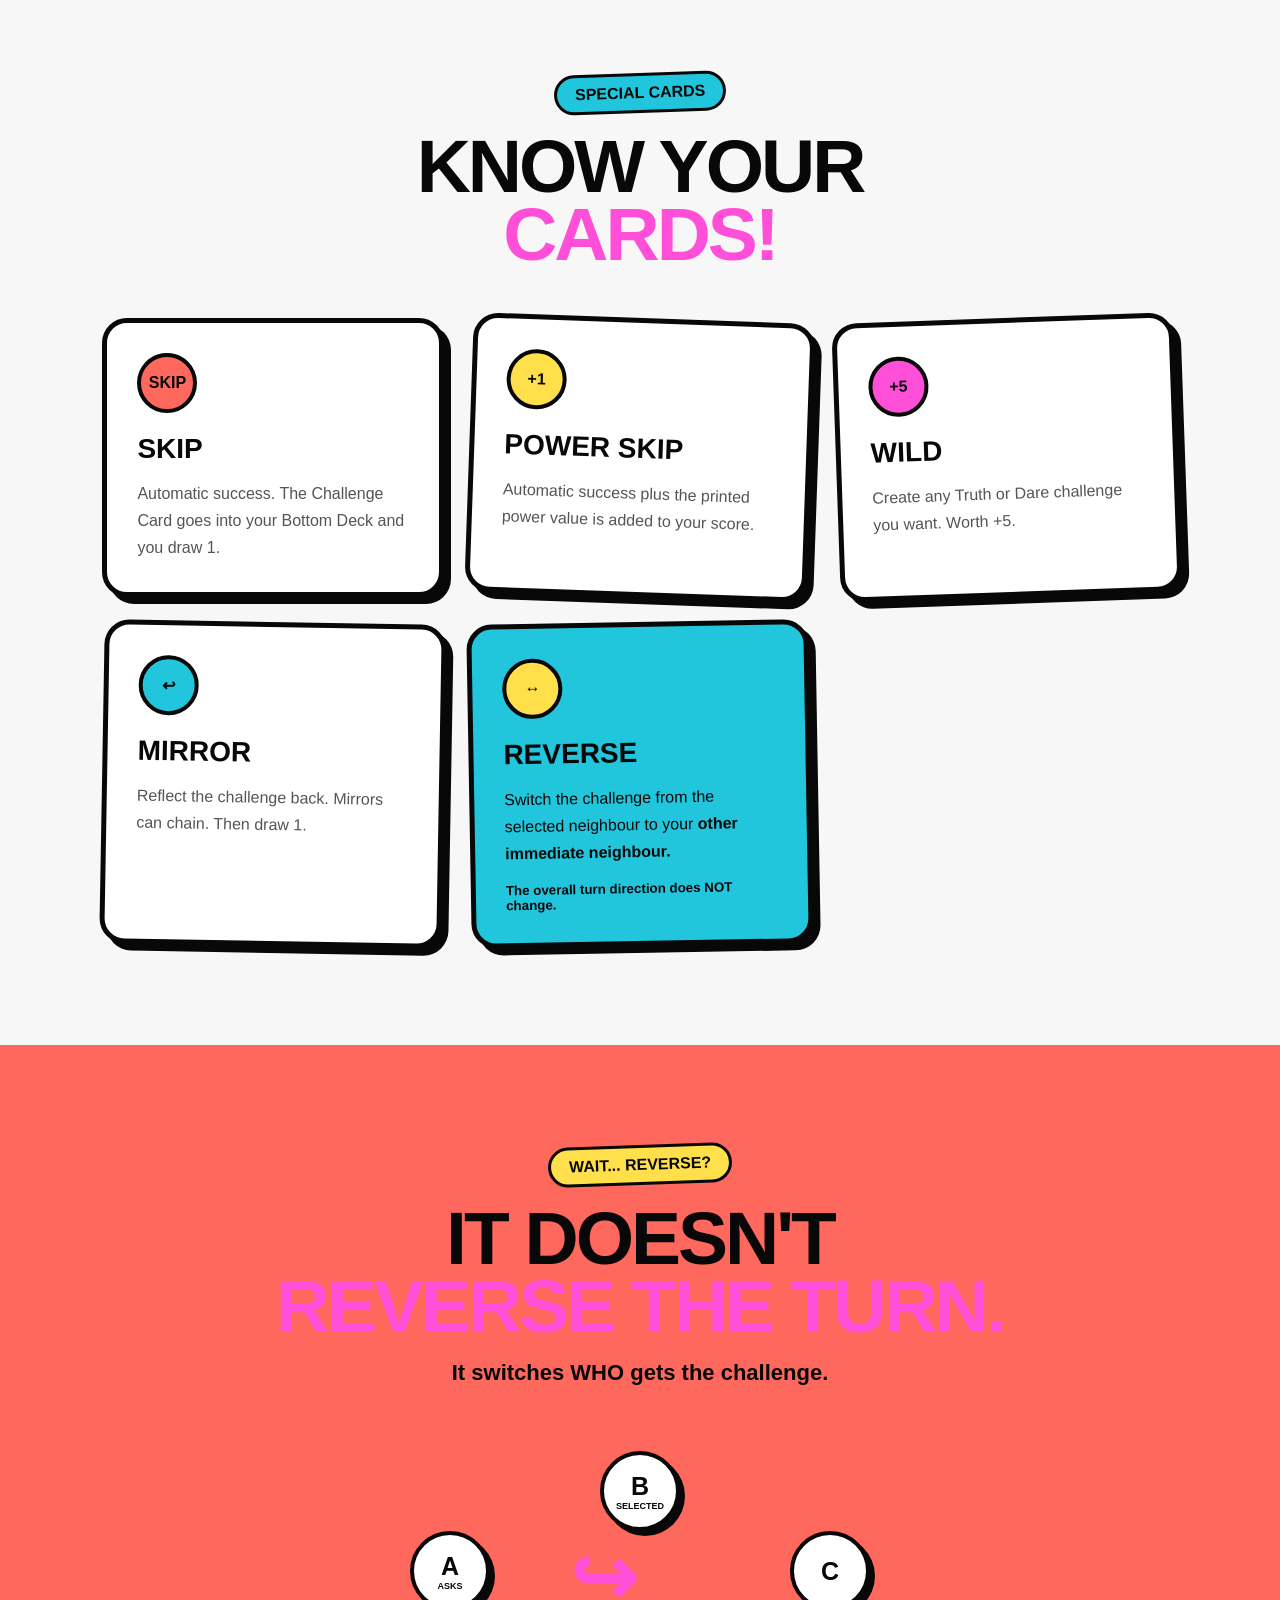
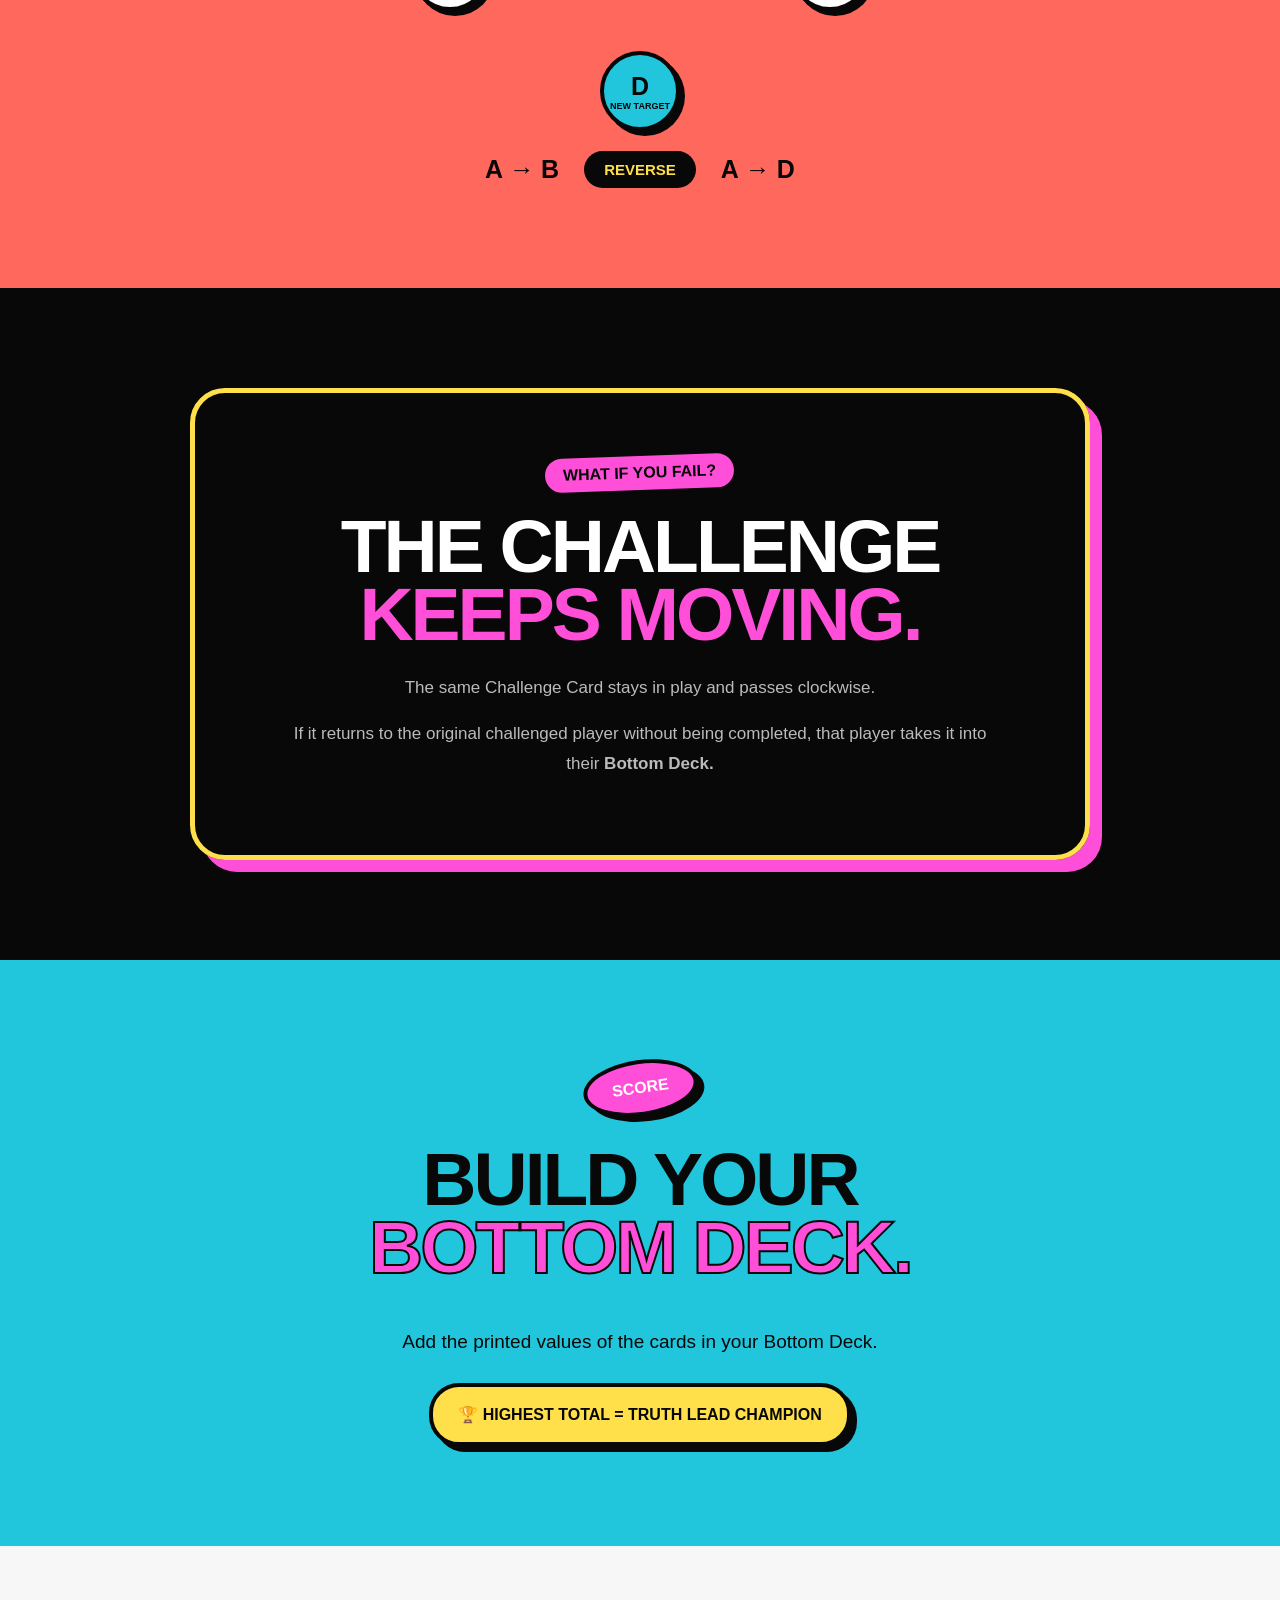
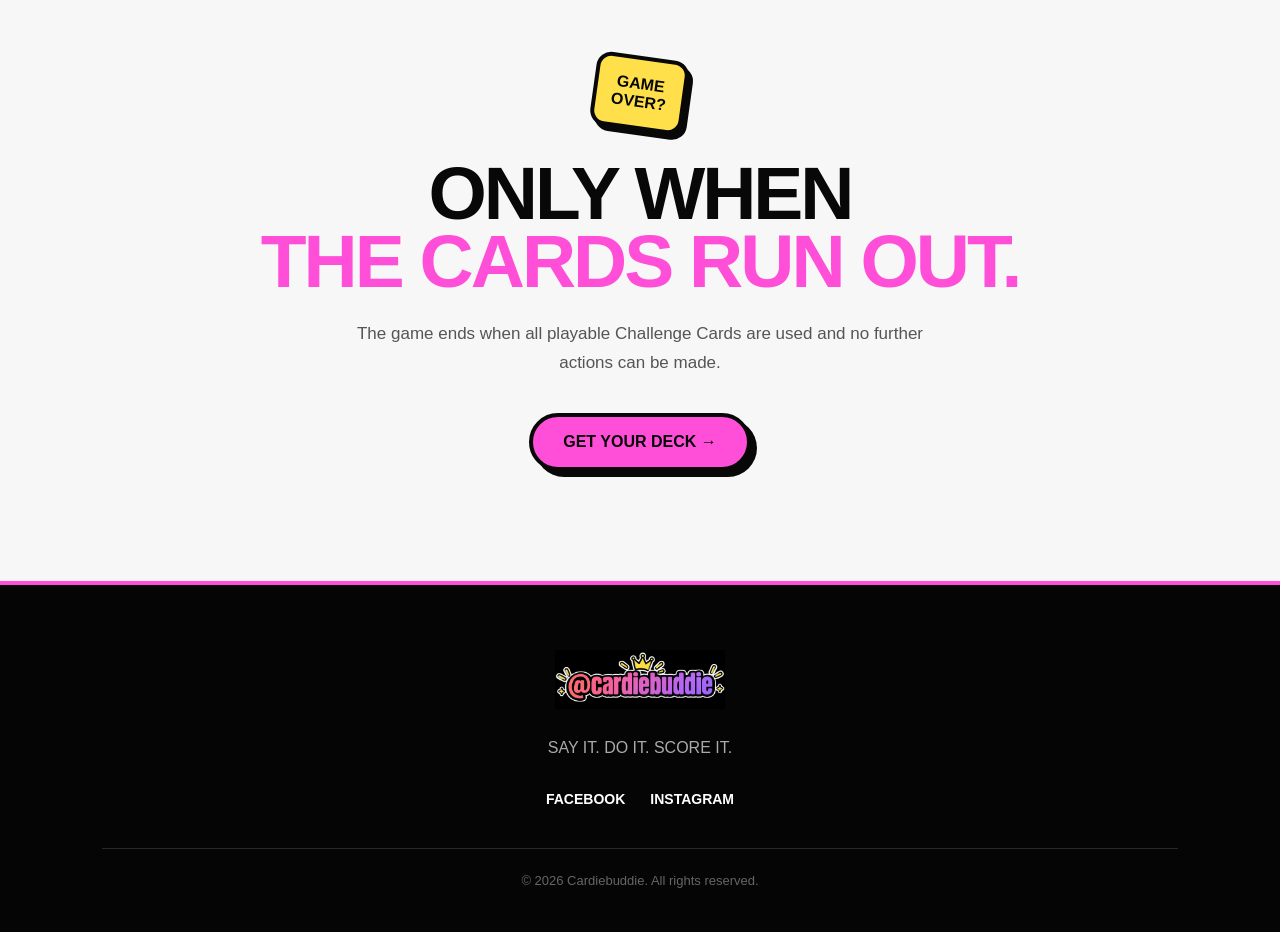
<file: rules.html>
<!DOCTYPE html>
<html lang="en">

<head>
    <meta charset="UTF-8">
    <meta name="viewport" content="width=device-width, initial-scale=1.0">

    <title>How to Play | Cardiebuddie</title>

    <link rel="stylesheet" href="css/style.css">
    <title>How to Play TRUTH & DARE | Cardiebuddie</title>

<meta name="description" content="Learn the official Cardiebuddie TRUTH & DARE rules, special cards, scoring and gameplay.">
</head>

<body>

<!-- NAVBAR -->

<nav class="navbar">

    <div class="logo">
        <a href="index.html">
            <img src="images/logo.png" alt="Cardiebuddie">
        </a>
    </div>
<button class="menu-toggle" id="menuToggle">
    ☰
</button>
    <ul class="nav-links">
        <li><a href="index.html">Home</a></li>
        <li><a href="rules.html">How to Play</a></li>
        <li><a href="cards.html">Cards</a></li>
        <li><a href="gallery.html">Gallery</a></li>
        <li><a href="about.html">About</a></li>
        <li><a href="contact.html">Contact</a></li>
    </ul>

    <a href="order.html" class="order-btn">ORDER NOW</a>

</nav>


<!-- RULEBOOK HERO -->

<section class="rule-hero">

    <div class="rule-sticker sticker-pink">
        READY?
    </div>

    <div class="rule-hero-content">

        <span>THE OFFICIAL</span>

        <h1>
            HOW TO<br>
            <strong>PLAY!</strong>
        </h1>

        <div class="rule-yellow-tag">
            SAY IT. DO IT. SCORE IT.
        </div>

        <p>
            Everything you need to know before<br>
            the chaos begins.
        </p>

    </div>

    <div class="rule-sticker sticker-yellow">
        2–7<br>PLAYERS
    </div>

</section>


<!-- ACTUAL RULEBOOK -->

<section class="actual-rulebook">

    <div class="section-label">
        OFFICIAL RULEBOOK
    </div>

    <h2>
        READ THE <span>ORIGINAL.</span>
    </h2>

    <p>
        The official Cardiebuddie TRUTH & DARE rulebook.
    </p>

    <div class="rulebook-pages">

        <!-- PAGE 1 -->
        <div class="rulebook-page">
            <img
                src="images/TRUTH_DARE_Rulebook_Page_1.jpg"
                alt="Cardiebuddie Rulebook Page 1"
            >
        </div>

        <!-- PAGE 2 -->
        <div class="rulebook-page">
            <img
                src="images/TRUTH_DARE_Rulebook_Page_2.jpg"
                alt="Cardiebuddie Rulebook Page 2"
            >
        </div>

    </div>

</section>




<!-- QUICK START -->

<section class="quick-start">

    <div class="section-label">
        STEP 01
    </div>

    <h2>LET'S GET<br><span>STARTED!</span></h2>

    <div class="quick-grid">

        <div class="quick-card cyan">
            <div class="number">01</div>
            <h3>SHUFFLE</h3>
            <p>
                Shuffle the deck and deal
                <strong>7 cards</strong> to each player.
            </p>
        </div>

        <div class="quick-card pink">
            <div class="number">02</div>
            <h3>PICK</h3>
            <p>
                Players sit in a circle.
                Keep your cards secret.
            </p>
        </div>

        <div class="quick-card yellow">
            <div class="number">03</div>
            <h3>PLAY</h3>
            <p>
                Ask your immediate neighbour:
                <strong>TRUTH OR DARE?</strong>
            </p>
        </div>

    </div>

</section>


<!-- MAIN GAMEPLAY -->

<section class="gameplay-section">

    <div class="section-label coral-label">
        THE MAIN EVENT
    </div>

    <h2>
        TRUTH OR<br>
        <span>DARE?</span>
    </h2>

    <div class="challenge-flow">

        <div class="flow-person">
            <div class="person-circle">A</div>
            <strong>PLAYER A</strong>
            <small>ASKS</small>
        </div>

        <div class="flow-arrow">
            →
        </div>

        <div class="question-bubble">
            <span>ASK:</span>
            <strong>TRUTH<br>OR DARE?</strong>
        </div>

        <div class="flow-arrow">
            →
        </div>

        <div class="flow-person">
            <div class="person-circle pink-circle">B</div>
            <strong>PLAYER B</strong>
            <small>CHOOSES</small>
        </div>

    </div>

</section>


<!-- SPECIAL CARDS -->

<section class="special-section">

    <div class="section-label">
        SPECIAL CARDS
    </div>

    <h2>
        KNOW YOUR<br>
        <span>CARDS!</span>
    </h2>

    <div class="special-grid">

        <div class="special-card">
            <div class="card-badge skip-badge">SKIP</div>
            <h3>SKIP</h3>
            <p>
                Automatic success.
                The Challenge Card goes into
                your Bottom Deck and you draw 1.
            </p>
        </div>


        <div class="special-card">
            <div class="card-badge power-badge">+1</div>
            <h3>POWER SKIP</h3>
            <p>
                Automatic success plus the
                printed power value is added
                to your score.
            </p>
        </div>


        <div class="special-card">
            <div class="card-badge wild-badge">+5</div>
            <h3>WILD</h3>
            <p>
                Create any Truth or Dare
                challenge you want.
                Worth +5.
            </p>
        </div>


        <div class="special-card">
            <div class="card-badge mirror-badge">↩</div>
            <h3>MIRROR</h3>
            <p>
                Reflect the challenge back.
                Mirrors can chain.
                Then draw 1.
            </p>
        </div>


        <div class="special-card reverse-special">

            <div class="card-badge reverse-badge">↔</div>

            <h3>REVERSE</h3>

            <p>
                Switch the challenge from the
                selected neighbour to your
                <strong>other immediate neighbour.</strong>
            </p>

            <small>
                The overall turn direction does NOT change.
            </small>

        </div>

    </div>

</section>


<!-- REVERSE EXPLAINER -->

<section class="reverse-section">

    <div class="section-label">
        WAIT... REVERSE?
    </div>

    <h2>
        IT DOESN'T<br>
        <span>REVERSE THE TURN.</span>
    </h2>

    <p class="reverse-intro">
        It switches WHO gets the challenge.
    </p>

    <div class="circle-example">

        <div class="player p-a">
            <b>A</b>
            <small>ASKS</small>
        </div>

        <div class="player p-b">
            <b>B</b>
            <small>SELECTED</small>
        </div>

        <div class="player p-c">
            <b>C</b>
        </div>

        <div class="player p-d">
            <b>D</b>
            <small>NEW TARGET</small>
        </div>

        <div class="reverse-arrow">
            ↪
        </div>

    </div>

    <div class="reverse-rule">
        <strong>A → B</strong>
        <span>REVERSE</span>
        <strong>A → D</strong>
    </div>

</section>


<!-- FAILURE -->

<section class="failure-section">

    <div class="failure-box">

        <div class="section-label">
            WHAT IF YOU FAIL?
        </div>

        <h2>
            THE CHALLENGE<br>
            <span>KEEPS MOVING.</span>
        </h2>

        <p>
            The same Challenge Card stays in play
            and passes clockwise.
        </p>

        <p>
            If it returns to the original challenged
            player without being completed,
            that player takes it into their
            <strong>Bottom Deck.</strong>
        </p>

    </div>

</section>


<!-- SCORING -->

<section class="score-section">

    <div class="score-sticker">
        SCORE
    </div>

    <h2>
        BUILD YOUR<br>
        <span>BOTTOM DECK.</span>
    </h2>

    <p>
        Add the printed values of the cards
        in your Bottom Deck.
    </p>

    <div class="champion-box">
        🏆 HIGHEST TOTAL = TRUTH LEAD CHAMPION
    </div>

</section>


<!-- END -->

<section class="final-rule">

    <div class="final-doodle">
        GAME<br>OVER?
    </div>

    <h2>
        ONLY WHEN<br>
        <span>THE CARDS RUN OUT.</span>
    </h2>

    <p>
        The game ends when all playable Challenge Cards
        are used and no further actions can be made.
    </p>

    <a href="order.html" class="rule-order-btn">
        GET YOUR DECK →
    </a>

</section>


<footer class="footer">

    <div class="footer-logo">
        <img src="images/logo.png" alt="Cardiebuddie">
    </div>

    <p>SAY IT. DO IT. SCORE IT.</p>

    <div class="footer-social">

        <a href="https://www.facebook.com/Cardiebuddie"
           target="_blank"
           rel="noopener">
            FACEBOOK
        </a>

        <a href="https://www.instagram.com/Cardiebuddie"
           target="_blank"
           rel="noopener">
            INSTAGRAM
        </a>

    </div>

    <p class="footer-copy">
        © 2026 Cardiebuddie. All rights reserved.
    </p>

</footer>
<a
    href="https://wa.me/8801601824990"
    class="floating-whatsapp"
    target="_blank"
    rel="noopener"
    aria-label="Order Cardiebuddie on WhatsApp">
    ORDER
</a>

</body>
</html>
</file>
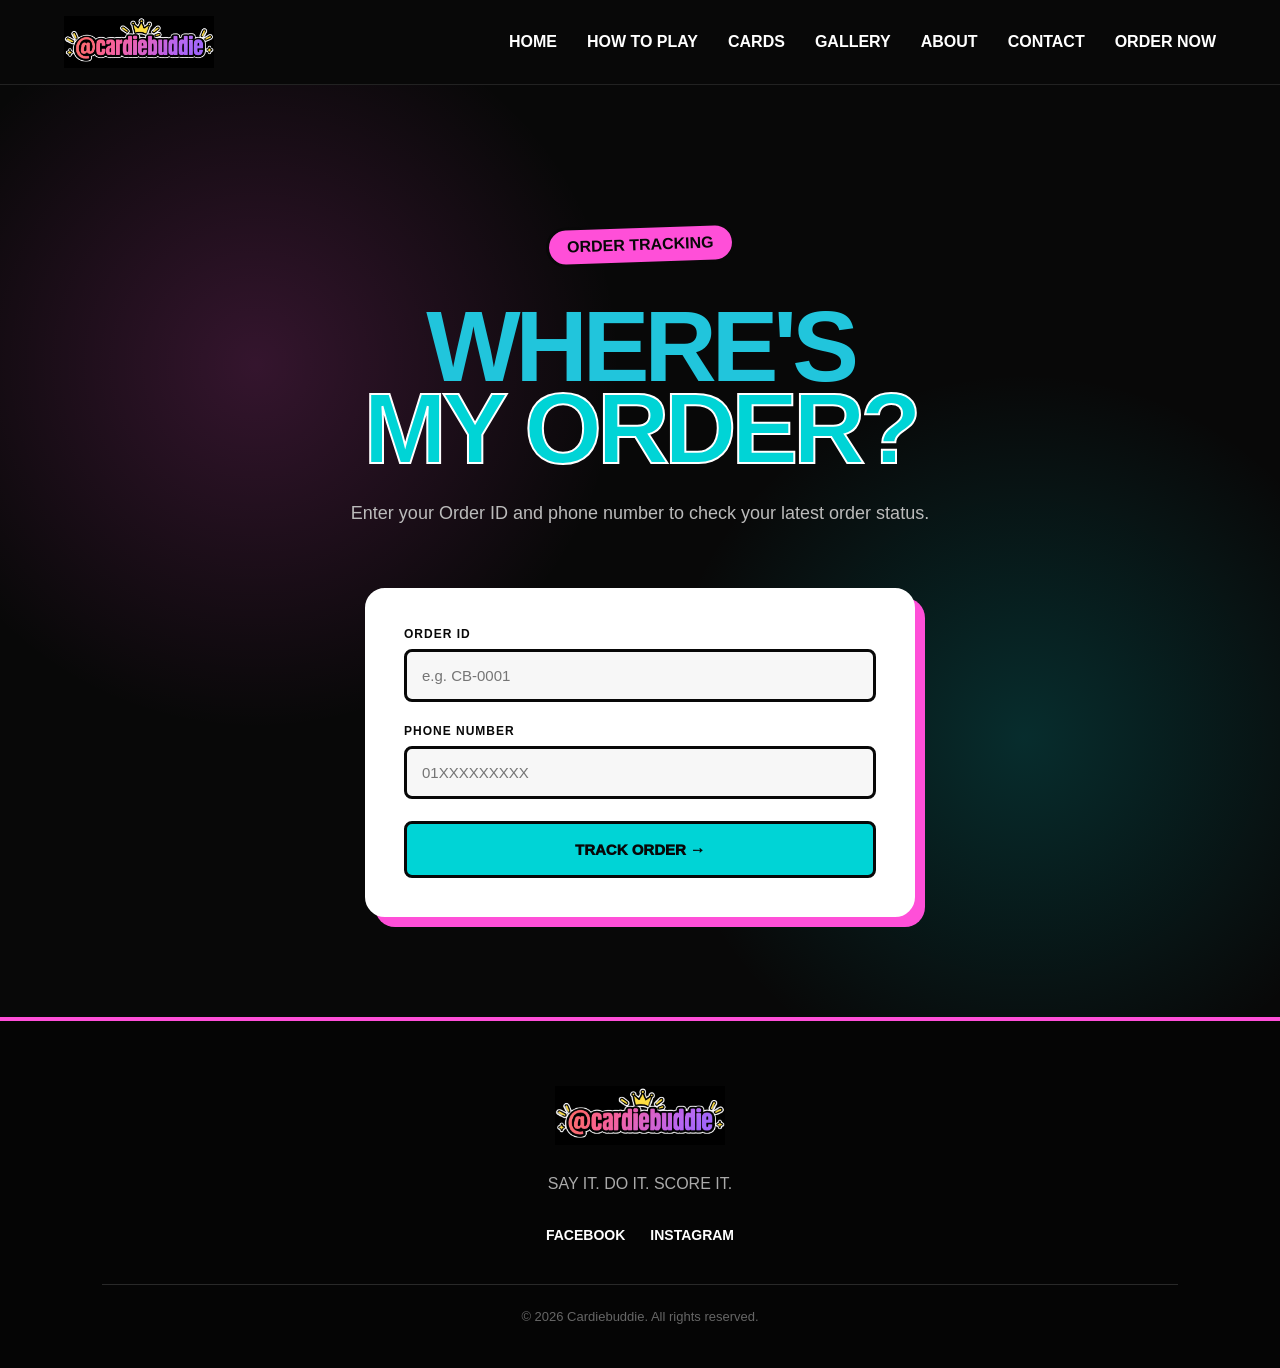
<file: track-order.html>
<!DOCTYPE html>
<html lang="en">

<head>

    <meta charset="UTF-8">

    <title>Track Order | Cardiebuddie</title>

    <meta name="description"
          content="Track your Cardiebuddie TRUTH & DARE order.">

    <meta name="viewport" content="width=device-width, initial-scale=1.0">

    <link rel="icon" type="image/png" href="images/favicon.png">
    <link rel="stylesheet" href="css/style.css">

</head>

<body>

<nav class="navbar">

    <div class="logo">
        <a href="index.html">
            <img src="images/logo.png" alt="Cardiebuddie">
        </a>
    </div>

    <ul class="nav-links">

        <li><a href="index.html">HOME</a></li>
        <li><a href="rules.html">HOW TO PLAY</a></li>
        <li><a href="cards.html">CARDS</a></li>
        <li><a href="gallery.html">GALLERY</a></li>
        <li><a href="about.html">ABOUT</a></li>
        <li><a href="contact.html">CONTACT</a></li>

        <li>
            <a href="order.html" class="nav-order">
                ORDER NOW
            </a>
        </li>

    </ul>

    <button class="menu-toggle" id="menuToggle">☰</button>

</nav>


<section class="track-page">

    <div class="track-header">

        <div class="section-label">ORDER TRACKING</div>

        <h1>
            WHERE'S<br>
            <span>MY ORDER?</span>
        </h1>

        <p>
            Enter your Order ID and phone number to check
            your latest order status.
        </p>

    </div>


    <div class="track-box">

        <form id="trackForm">

            <div class="form-group">

                <label for="trackOrderId">
                    ORDER ID
                </label>

                <input
                    type="text"
                    id="trackOrderId"
                    placeholder="e.g. CB-0001"
                    required>

            </div>


            <div class="form-group">

                <label for="trackPhone">
                    PHONE NUMBER
                </label>

                <input
                    type="tel"
                    id="trackPhone"
                    placeholder="01XXXXXXXXX"
                    required>

            </div>


            <button
                type="submit"
                class="track-submit">

                TRACK ORDER →

            </button>

        </form>


        <div
            id="trackResult"
            class="track-result">

        </div>

    </div>

</section>


<footer class="footer">

    <div class="footer-logo">
        <img src="images/logo.png" alt="Cardiebuddie">
    </div>

    <p>SAY IT. DO IT. SCORE IT.</p>

    <div class="footer-social">

        <a href="https://www.facebook.com/Cardiebuddie"
           target="_blank"
           rel="noopener">
            FACEBOOK
        </a>

        <a href="https://www.instagram.com/Cardiebuddie"
           target="_blank"
           rel="noopener">
            INSTAGRAM
        </a>

    </div>

    <p class="footer-copy">
        © 2026 Cardiebuddie. All rights reserved.
    </p>

</footer>


<script src="js/script.js"></script>

</body>
</html>
</file>
<file: css/style.css>
* {
    margin: 0;
    padding: 0;
    box-sizing: border-box;
}

body {
    background: #080808;
    color: white;
    font-family: Arial, sans-serif;
}


/* =========================
   NAVBAR
========================= */

.navbar {
    min-height: 85px;
    padding: 10px 5%;

    display: flex;
    align-items: center;
    justify-content: space-between;

    background: #080808;
    border-bottom: 1px solid #222;
}

/* LOGO */

.logo {
    display: flex;
    align-items: center;
    flex-shrink: 0;
}

.logo img {
    width: 150px;
    height: auto;
    max-height: 65px;
    display: block;
    object-fit: contain;
}


/* NAVIGATION */

.nav-links {
    display: flex;
    align-items: center;
    gap: 30px;

    list-style: none;

    margin: 0;
    padding: 0;
}

.nav-links li {
    list-style: none;
}

.nav-links a {
    color: white;
    text-decoration: none;
    font-weight: bold;
}

.nav-links a:hover {
    color: #ff5ca8;
}/* =========================
   NAVBAR
========================= */

.navbar {
    min-height: 85px;
    padding: 10px 5%;

    display: flex;
    align-items: center;
    justify-content: space-between;

    background: #080808;
    border-bottom: 1px solid #222;
}

/* LOGO */

.logo {
    display: flex;
    align-items: center;
    flex-shrink: 0;
}

.logo img {
    width: 150px;
    height: auto;
    max-height: 65px;
    display: block;
    object-fit: contain;
}


/* NAVIGATION */

.nav-links {
    display: flex;
    align-items: center;
    gap: 30px;

    list-style: none;

    margin: 0;
    padding: 0;
}

.nav-links li {
    list-style: none;
}

.nav-links a {
    color: white;
    text-decoration: none;
    font-weight: bold;
}

.nav-links a:hover {
    color: #ff5ca8;
}

/* =========================
   ORDER BUTTON
========================= */

.order-btn {
    background: #ffe04b;
    color: black;

    padding: 12px 22px;

    border-radius: 30px;

    text-decoration: none;
    font-weight: bold;

    display: inline-block;
}

.order-btn:hover {
    transform: translateY(-2px);
}


/* =========================
   HERO
========================= */

.hero {
    min-height: calc(100vh - 85px);

    display: grid;
    grid-template-columns: 40% 60%;

    align-items: center;

    padding: 50px 5%;
    gap: 30px;
}

.hero-text {
    z-index: 2;
}

.tag {
    color: #ff62a9;
    font-weight: bold;
    margin-bottom: 20px;
}

h1 {
    font-size: clamp(55px, 7vw, 100px);

    line-height: 0.9;

    font-weight: 900;

    color: #21c5dc;
}

.slogan {
    display: inline-block;

    background: #ffe04b;
    color: #111;

    padding: 8px 18px;

    border-radius: 20px;

    font-weight: 900;

    margin-top: 25px;
}

.description {
    color: #bbb;

    font-size: 20px;
    line-height: 1.5;

    max-width: 450px;

    margin: 25px 0;
}


/* HERO BUTTONS */

.buttons {
    display: flex;
    gap: 15px;
}

.primary-btn,
.secondary-btn {
    padding: 15px 25px;

    border-radius: 30px;

    text-decoration: none;

    font-weight: bold;

    display: inline-block;
}

.primary-btn {
    background: #ff5b68;
    color: white;
}

.secondary-btn {
    border: 2px solid white;
    color: white;
}


/* HERO IMAGE */

.hero-image img {
    width: 100%;
    height: auto;

    display: block;

    border-radius: 20px;

    box-shadow: 0 20px 60px #000;
}


/* =========================
   ABOUT PAGE HERO
========================= */

.page-hero {
    padding: 100px 8% 70px;

    text-align: center;

    background: #111;
}

.page-hero h1 {
    font-size: 55px;
    margin-bottom: 10px;
}

.page-hero p {
    font-size: 20px;
    opacity: 0.8;
}


/* =========================
   ABOUT SECTION
========================= */

.about-section {
    padding: 90px 8%;

    display: grid;

    grid-template-columns: 1fr 1fr;

    gap: 70px;

    align-items: center;
}

.about-image img {
    width: 100%;
    height: auto;

    display: block;

    border-radius: 25px;
}

.small-title {
    color: #ff4fd8;

    font-weight: bold;

    letter-spacing: 3px;
}

.about-text h2,
.about-game h2 {
    font-size: 48px;

    line-height: 1;

    margin: 15px 0 25px;
}

.about-text p,
.about-game p {
    line-height: 1.8;

    font-size: 17px;

    margin-bottom: 15px;
}


/* =========================
   VALUES SECTION
========================= */

.values-section {
    padding: 80px 8%;

    text-align: center;

    background: #151515;
}

.values-section h2 {
    font-size: 40px;

    margin-bottom: 45px;
}

.values-grid {
    display: grid;

    grid-template-columns: repeat(3, 1fr);

    gap: 25px;
}

.value-card {
    background: #202020;

    padding: 40px 25px;

    border-radius: 25px;
}

.value-icon {
    font-size: 45px;

    margin-bottom: 15px;
}

.value-card h3 {
    font-size: 25px;
}

.value-card p {
    line-height: 1.6;

    opacity: 0.8;
}


/* =========================
   ABOUT GAME
========================= */

.about-game {
    padding: 100px 8%;

    text-align: center;
}

.about-game p {
    max-width: 650px;

    margin: 15px auto 25px;
}


/* =========================
   FOOTER
========================= */

footer {
    padding: 35px 5%;

    text-align: center;

    background: #050505;

    border-top: 1px solid #222;

    color: #aaa;

    line-height: 1.8;
}


/* =========================
   TABLET / MOBILE
========================= */

@media (max-width: 900px) {

    .nav-links {
    display: none;
}
    .hero {
        grid-template-columns: 1fr;

        text-align: center;
    }

    .description {
        margin-left: auto;
        margin-right: auto;
    }

    .buttons {
        justify-content: center;
    }

    .hero-image {
        order: -1;
    }

}


/* =========================
   MOBILE
========================= */

@media (max-width: 768px) {

    .navbar {
        min-height: 75px;

        padding: 10px 20px;
    }

    .logo img {
        width: 130px;
        max-height: 55px;
    }

    .order-btn {
        padding: 9px 14px;

        font-size: 12px;
    }

    .hero {
        padding: 30px 20px;
    }

    .page-hero {
        padding: 70px 20px 50px;
    }

    .page-hero h1 {
        font-size: 38px;
    }

    .about-section {
        grid-template-columns: 1fr;

        gap: 35px;

        padding: 60px 20px;
    }

    .about-text h2,
    .about-game h2 {
        font-size: 38px;
    }

    .values-section {
        padding: 60px 20px;
    }

    .values-section h2 {
        font-size: 32px;
    }

    .values-grid {
        grid-template-columns: 1fr;
    }

    .about-game {
        padding: 70px 20px;
    }

}


/* =========================
   SMALL PHONES
========================= */

@media (max-width: 500px) {

    .logo img {
        width: 115px;
        max-height: 50px;
    }

    .order-btn {
        padding: 8px 12px;

        font-size: 11px;
    }

    .hero {
        padding: 30px 20px;
    }

    .buttons {
        flex-direction: column;
    }

    .primary-btn,
    .secondary-btn {
        width: 100%;
        text-align: center;
    }

}


/* =========================
   ORDER PAGE
========================= */

.order-section {
    padding: 80px 8%;

    display: grid;

    grid-template-columns: 1fr 1fr;

    gap: 70px;

    align-items: center;
}

.order-product {
    text-align: center;
}

.order-product img {
    width: 100%;
    max-width: 450px;

    border-radius: 25px;

    display: block;

    margin: 0 auto 30px;
}

.order-product h2 {
    font-size: 45px;

    margin-bottom: 10px;
}

.order-tagline {
    color: #ffe04b;

    font-weight: bold;

    letter-spacing: 2px;
}

.order-product > p:last-child {
    color: #aaa;

    line-height: 1.7;

    max-width: 450px;

    margin: 20px auto;
}


/* ORDER FORM */

.order-form-box {
    background: #151515;

    padding: 40px;

    border-radius: 25px;

    border: 1px solid #292929;
}

.order-form-box h2 {
    font-size: 35px;

    margin-bottom: 30px;

    color: #21c5dc;
}

.order-form-box label {
    display: block;

    margin-bottom: 8px;

    font-weight: bold;
}

.order-form-box input,
.order-form-box textarea,
.order-form-box select {
    width: 100%;

    padding: 14px 16px;

    margin-bottom: 20px;

    background: #080808;

    color: white;

    border: 1px solid #444;

    border-radius: 10px;

    font-size: 16px;

    outline: none;
}

.order-form-box input:focus,
.order-form-box textarea:focus,
.order-form-box select:focus {
    border-color: #21c5dc;
}

.order-form-box textarea {
    min-height: 120px;

    resize: vertical;
}

.submit-order {
    width: 100%;

    padding: 16px;

    border: none;

    border-radius: 30px;

    background: #25d366;

    color: white;

    font-size: 16px;

    font-weight: bold;

    cursor: pointer;
}

.submit-order:hover {
    transform: translateY(-2px);
}


/* ORDER MOBILE */

@media (max-width: 768px) {

    .order-section {
        grid-template-columns: 1fr;

        padding: 60px 20px;

        gap: 40px;
    }

    .order-product h2 {
        font-size: 36px;
    }

    .order-form-box {
        padding: 25px;
    }

}


/* =========================
   CARDS PAGE
========================= */

.cards-section {
    padding: 80px 7%;

    display: grid;

    grid-template-columns: repeat(3, 1fr);

    gap: 35px;
}

.card-item {
    background: #151515;

    padding: 25px;

    border-radius: 25px;

    text-align: center;

    border: 1px solid #292929;

    transition: transform 0.2s ease;
}

.card-item:hover {
    transform: translateY(-8px);
}

.card-item img {
    width: 100%;

    max-width: 280px;

    height: 360px;

    object-fit: contain;

    display: block;

    margin: 0 auto 25px;

    border-radius: 15px;
}

.card-item h2 {
    font-size: 25px;

    margin-bottom: 12px;
}

.card-item p {
    color: #aaa;

    line-height: 1.6;
}


/* CARDS CTA */

.cards-cta {
    padding: 90px 20px;

    text-align: center;

    background: #111;
}

.cards-cta h2 {
    font-size: 45px;

    margin-bottom: 15px;
}

.cards-cta p {
    color: #aaa;

    margin-bottom: 30px;
}


/* MOBILE */

@media (max-width: 900px) {

    .cards-section {
        grid-template-columns: repeat(2, 1fr);

        padding: 60px 5%;
    }

}

@media (max-width: 600px) {

    .cards-section {
        grid-template-columns: 1fr;

        padding: 50px 20px;
    }

    .card-item img {
        max-width: 260px;

        height: auto;
    }

    .cards-cta h2 {
        font-size: 35px;
    }

}


/* =========================================
   CARDIEBUDDIE — STYLISH RULEBOOK
========================================= */

.rule-hero {
    min-height: 520px;
    padding: 80px 8%;

    background: #21c5dc;

    color: #080808;

    display: flex;
    align-items: center;
    justify-content: center;

    position: relative;

    overflow: hidden;

    border-bottom: 6px solid #080808;
}

.rule-hero-content {
    text-align: center;
    position: relative;
    z-index: 2;
}

.rule-hero-content > span {
    font-weight: 900;
    letter-spacing: 5px;
    font-size: 18px;
}

.rule-hero h1 {
    color: #080808;

    font-size: clamp(70px, 11vw, 150px);

    line-height: .78;

    margin: 20px 0 30px;

    letter-spacing: -6px;
}

.rule-hero h1 strong {
    color: #ff4fd8;

    -webkit-text-stroke: 4px #080808;

    text-shadow: 8px 8px 0 #080808;
}

.rule-yellow-tag {
    display: inline-block;

    background: #ffe04b;

    border: 4px solid #080808;

    padding: 12px 25px;

    border-radius: 50px;

    font-weight: 900;

    transform: rotate(-2deg);
}

.rule-hero p {
    margin-top: 25px;

    font-weight: bold;

    font-size: 18px;
}


/* STICKERS */

.rule-sticker {
    position: absolute;

    padding: 20px;

    border: 4px solid #080808;

    border-radius: 50%;

    font-weight: 900;

    text-align: center;

    z-index: 3;

    box-shadow: 6px 6px 0 #080808;
}

.sticker-pink {
    background: #ff4fd8;

    left: 8%;
    top: 100px;

    transform: rotate(-12deg);
}

.sticker-yellow {
    background: #ffe04b;

    right: 8%;
    bottom: 80px;

    transform: rotate(10deg);
}


/* SECTION COMMON */

.section-label {
    display: inline-block;

    background: #ff4fd8;

    color: #080808;

    border: 3px solid #080808;

    padding: 8px 18px;

    border-radius: 30px;

    font-weight: 900;

    transform: rotate(-2deg);

    margin-bottom: 20px;
}

.quick-start,
.special-section,
.reverse-section,
.score-section {
    padding: 100px 8%;

    text-align: center;
}

.quick-start {
    background: #ffe04b;

    color: #080808;
}

.quick-start h2,
.special-section h2,
.reverse-section h2,
.score-section h2,
.failure-section h2,
.final-rule h2 {
    font-size: clamp(45px, 6vw, 75px);

    line-height: .9;

    letter-spacing: -3px;

    margin-bottom: 50px;
}

.quick-start h2 span,
.special-section h2 span,
.reverse-section h2 span,
.score-section h2 span,
.failure-section h2 span,
.final-rule h2 span {
    color: #ff4fd8;
}


/* QUICK CARDS */

.quick-grid {
    display: grid;

    grid-template-columns: repeat(3, 1fr);

    gap: 25px;

    max-width: 1100px;

    margin: auto;
}

.quick-card {
    padding: 35px;

    border: 5px solid #080808;

    border-radius: 30px;

    text-align: left;

    box-shadow: 8px 8px 0 #080808;
}

.quick-card.cyan {
    background: #21c5dc;
}

.quick-card.pink {
    background: #ff4fd8;
}

.quick-card.yellow {
    background: #fff;
}

.quick-card .number {
    font-size: 45px;

    font-weight: 900;

    margin-bottom: 15px;
}

.quick-card h3 {
    font-size: 28px;

    margin-bottom: 15px;
}

.quick-card p {
    line-height: 1.6;

    font-size: 16px;
}


/* GAMEPLAY */

.gameplay-section {
    padding: 100px 8%;

    background: #080808;

    color: white;

    text-align: center;
}

.coral-label {
    background: #ff685d;
}

.gameplay-section h2 {
    font-size: clamp(50px, 7vw, 90px);

    line-height: .85;

    margin-bottom: 60px;
}

.gameplay-section h2 span {
    color: #ffe04b;
}

.challenge-flow {
    display: flex;

    align-items: center;

    justify-content: center;

    gap: 30px;

    flex-wrap: wrap;
}

.flow-person {
    display: flex;

    flex-direction: column;

    align-items: center;

    gap: 8px;
}

.person-circle {
    width: 90px;
    height: 90px;

    display: flex;

    align-items: center;
    justify-content: center;

    background: #21c5dc;

    color: #080808;

    border: 5px solid white;

    border-radius: 50%;

    font-size: 40px;

    font-weight: 900;
}

.pink-circle {
    background: #ff4fd8;
}

.flow-person small {
    color: #aaa;

    font-weight: bold;
}

.flow-arrow {
    font-size: 45px;

    color: #ffe04b;
}

.question-bubble {
    background: white;

    color: #080808;

    border: 5px solid #080808;

    outline: 4px solid white;

    padding: 25px 35px;

    border-radius: 30px;

    transform: rotate(-3deg);
}

.question-bubble span {
    display: block;

    color: #ff4fd8;

    font-weight: 900;

    margin-bottom: 8px;
}

.question-bubble strong {
    font-size: 25px;
}


/* SPECIAL CARDS */

.special-section {
    background: #f7f7f7;

    color: #080808;
}

.special-section > .section-label {
    background: #21c5dc;
}

.special-grid {
    display: grid;

    grid-template-columns: repeat(3, 1fr);

    gap: 25px;

    max-width: 1100px;

    margin: auto;
}

.special-card {
    background: white;

    border: 5px solid #080808;

    border-radius: 25px;

    padding: 30px;

    text-align: left;

    position: relative;

    box-shadow: 7px 7px 0 #080808;
}

.special-card:nth-child(2) {
    transform: rotate(2deg);
}

.special-card:nth-child(3) {
    transform: rotate(-2deg);
}

.special-card:nth-child(4) {
    transform: rotate(1deg);
}

.special-card:nth-child(5) {
    background: #21c5dc;
    transform: rotate(-1deg);
}

.card-badge {
    width: 60px;
    height: 60px;

    border: 4px solid #080808;

    border-radius: 50%;

    display: flex;

    align-items: center;
    justify-content: center;

    font-weight: 900;

    margin-bottom: 20px;
}

.skip-badge {
    background: #ff685d;
}

.power-badge {
    background: #ffe04b;
}

.wild-badge {
    background: #ff4fd8;
}

.mirror-badge {
    background: #21c5dc;
}

.reverse-badge {
    background: #ffe04b;
}

.special-card h3 {
    font-size: 28px;

    margin-bottom: 15px;
}

.special-card p {
    line-height: 1.7;

    color: #555;
}

.reverse-special p {
    color: #080808;
}

.special-card small {
    display: block;

    margin-top: 15px;

    font-weight: bold;
}


/* REVERSE */

.reverse-section {
    background: #ff685d;

    color: #080808;

    overflow: hidden;
}

.reverse-section > .section-label {
    background: #ffe04b;
}

.reverse-intro {
    font-size: 22px;

    font-weight: bold;

    margin-top: -30px;

    margin-bottom: 45px;
}

.circle-example {
    width: 500px;
    height: 300px;

    max-width: 100%;

    margin: auto;

    position: relative;
}

.player {
    position: absolute;

    width: 80px;
    height: 80px;

    border: 4px solid #080808;

    background: white;

    border-radius: 50%;

    display: flex;

    align-items: center;
    justify-content: center;

    flex-direction: column;

    box-shadow: 5px 5px 0 #080808;
}

.player b {
    font-size: 25px;
}

.player small {
    font-size: 9px;

    font-weight: 900;
}

.p-a {
    top: 100px;
    left: 20px;
}

.p-b {
    top: 20px;
    left: 210px;
}

.p-c {
    top: 100px;
    right: 20px;
}

.p-d {
    bottom: 0;
    left: 210px;

    background: #21c5dc;
}

.reverse-arrow {
    position: absolute;

    font-size: 80px;

    color: #ff4fd8;

    font-weight: 900;

    left: 180px;
    top: 100px;
}

.reverse-rule {
    display: flex;

    justify-content: center;

    align-items: center;

    gap: 25px;

    margin-top: 20px;

    font-size: 25px;
}

.reverse-rule span {
    background: #080808;

    color: #ffe04b;

    padding: 10px 20px;

    border-radius: 30px;

    font-size: 15px;

    font-weight: 900;
}


/* FAILURE */

.failure-section {
    padding: 100px 8%;

    background: #080808;

    color: white;
}

.failure-box {
    max-width: 900px;

    margin: auto;

    padding: 60px;

    border: 5px solid #ffe04b;

    border-radius: 35px;

    text-align: center;

    box-shadow: 12px 12px 0 #ff4fd8;
}

.failure-box h2 {
    margin-bottom: 25px;
}

.failure-box p {
    max-width: 700px;

    margin: 15px auto;

    color: #bbb;

    line-height: 1.8;

    font-size: 17px;
}


/* SCORE */

.score-section {
    background: #21c5dc;

    color: #080808;
}

.score-sticker {
    display: inline-block;

    background: #ff4fd8;

    color: white;

    padding: 15px 25px;

    border: 4px solid #080808;

    border-radius: 50%;

    font-weight: 900;

    transform: rotate(-8deg);

    margin-bottom: 30px;

    box-shadow: 6px 6px 0 #080808;
}

.score-section h2 span {
    color: #ff4fd8;

    -webkit-text-stroke: 2px #080808;
}

.score-section p {
    font-size: 19px;

    margin-bottom: 30px;
}

.champion-box {
    display: inline-block;

    padding: 18px 25px;

    background: #ffe04b;

    border: 4px solid #080808;

    border-radius: 30px;

    font-weight: 900;

    box-shadow: 6px 6px 0 #080808;
}


/* FINAL */

.final-rule {
    padding: 110px 8%;

    text-align: center;

    background: #f7f7f7;

    color: #080808;

    position: relative;
}

.final-rule h2 {
    margin-bottom: 25px;
}

.final-rule p {
    max-width: 600px;

    margin: auto auto 35px;

    color: #555;

    line-height: 1.7;

    font-size: 17px;
}

.final-doodle {
    display: inline-block;

    background: #ffe04b;

    border: 4px solid #080808;

    padding: 15px;

    border-radius: 15px;

    font-weight: 900;

    transform: rotate(8deg);

    margin-bottom: 30px;

    box-shadow: 5px 5px 0 #080808;
}

.rule-order-btn {
    display: inline-block;

    background: #ff4fd8;

    color: #080808;

    padding: 16px 30px;

    border: 4px solid #080808;

    border-radius: 30px;

    text-decoration: none;

    font-weight: 900;

    box-shadow: 6px 6px 0 #080808;
}

.rule-order-btn:hover {
    transform: translateY(-3px);
}


/* MOBILE */

@media (max-width: 800px) {

    .rule-hero {
        min-height: 500px;

        padding: 70px 20px;
    }

    .rule-sticker {
        transform: scale(.75);
    }

    .sticker-pink {
        left: -10px;
        top: 50px;
    }

    .sticker-yellow {
        right: -10px;
        bottom: 40px;
    }

    .quick-grid,
    .special-grid {
        grid-template-columns: 1fr;
    }

    .quick-start,
    .special-section,
    .reverse-section,
    .score-section {
        padding: 70px 20px;
    }

    .challenge-flow {
        gap: 15px;
    }

    .flow-arrow {
        font-size: 30px;
    }

    .question-bubble {
        padding: 20px;
    }

    .failure-section {
        padding: 70px 20px;
    }

    .failure-box {
        padding: 35px 20px;
    }

    .circle-example {
        transform: scale(.8);
        transform-origin: center;
    }

}

@media (max-width: 500px) {

    .rule-hero h1 {
        font-size: 65px;
    }

    .rule-hero-content > span {
        font-size: 13px;
    }

    .rule-yellow-tag {
        font-size: 12px;
    }

    .quick-start h2,
    .special-section h2,
    .reverse-section h2,
    .score-section h2,
    .failure-section h2,
    .final-rule h2 {
        font-size: 42px;
    }

    .challenge-flow {
        flex-direction: column;
    }

    .flow-arrow {
        transform: rotate(90deg);
    }

    .circle-example {
        transform: scale(.65);
        margin-left: -60px;
        margin-right: -60px;
    }

}


/* =========================================
   ACTUAL RULEBOOK — TWO PAGES
========================================= */

.actual-rulebook {
    padding: 100px 5%;

    background: #f7f7f7;

    color: #080808;

    text-align: center;
}

.actual-rulebook h2 {
    font-size: clamp(45px, 6vw, 70px);

    line-height: .9;

    margin: 15px 0 20px;

    letter-spacing: -3px;
}

.actual-rulebook h2 span {
    color: #ff4fd8;

    -webkit-text-stroke: 2px #080808;
}

.actual-rulebook > p {
    color: #555;

    margin-bottom: 50px;

    font-size: 17px;
}


/* TWO PAGES */

.rulebook-pages {
    max-width: 1400px;

    margin: auto;

    display: grid;

    grid-template-columns: 1fr 1fr;

    gap: 30px;

    align-items: start;
}


/* EACH PAGE */

.rulebook-page {
    background: white;

    padding: 12px;

    border: 5px solid #080808;

    border-radius: 18px;

    box-shadow: 10px 10px 0 #ff4fd8;

    transition: transform 0.2s ease;
}

.rulebook-page:first-child {
    transform: rotate(-1deg);
}

.rulebook-page:last-child {
    transform: rotate(1deg);
}

.rulebook-page:hover {
    transform: translateY(-6px) rotate(0deg);
}

.rulebook-page img {
    width: 100%;

    height: auto;

    display: block;

    border-radius: 8px;
}


/* MOBILE */

@media (max-width: 800px) {

    .actual-rulebook {
        padding: 70px 20px;
    }

    .rulebook-pages {
        grid-template-columns: 1fr;

        gap: 35px;
    }

    .rulebook-page:first-child,
    .rulebook-page:last-child {
        transform: none;
    }

}

/* =========================================
   CONTACT PAGE
========================================= */

.contact-hero {
    padding: 100px 8% 80px;

    background: #21c5dc;

    color: #080808;

    text-align: center;

    border-bottom: 5px solid #080808;
}

.contact-label {
    display: inline-block;

    background: #ffe04b;

    border: 4px solid #080808;

    padding: 10px 20px;

    border-radius: 30px;

    font-weight: 900;

    transform: rotate(-3deg);

    margin-bottom: 25px;
}

.contact-hero h1 {
    color: #080808;

    font-size: clamp(65px, 10vw, 130px);

    line-height: .8;

    letter-spacing: -5px;
}

.contact-hero h1 span {
    color: #ff4fd8;

    -webkit-text-stroke: 4px #080808;

    text-shadow: 7px 7px 0 #080808;
}

.contact-hero p {
    max-width: 600px;

    margin: 30px auto 0;

    font-size: 18px;

    line-height: 1.6;
}


/* CONTACT CARDS */

.contact-section {
    padding: 90px 8%;

    background: #080808;
}

.contact-grid {
    max-width: 1100px;

    margin: auto;

    display: grid;

    grid-template-columns: repeat(2, 1fr);

    gap: 25px;
}

.contact-card {
    padding: 40px;

    border: 5px solid #080808;

    border-radius: 30px;

    text-decoration: none;

    color: #080808;

    box-shadow: 8px 8px 0 #ff4fd8;

    transition: transform .2s ease;
}

.contact-card:hover {
    transform: translateY(-8px);
}

.whatsapp-card {
    background: #25d366;
}

.facebook-card {
    background: #21c5dc;
}

.instagram-card {
    background: #ff4fd8;
}

.email-card {
    background: #ffe04b;
}

.contact-icon {
    width: 65px;
    height: 65px;

    border-radius: 50%;

    border: 4px solid #080808;

    display: flex;

    align-items: center;
    justify-content: center;

    font-size: 30px;

    font-weight: 900;

    background: white;

    margin-bottom: 25px;
}

.contact-card h2 {
    font-size: 30px;

    margin-bottom: 12px;
}

.contact-card p {
    line-height: 1.6;

    margin-bottom: 25px;
}

.contact-card strong {
    font-size: 14px;

    letter-spacing: 1px;
}


/* CTA */

.contact-cta {
    padding: 90px 8%;

    background: #f7f7f7;

    color: #080808;

    display: flex;

    align-items: center;

    justify-content: space-between;

    gap: 40px;
}

.contact-cta span {
    font-weight: 900;

    letter-spacing: 3px;

    color: #ff4fd8;
}

.contact-cta h2 {
    font-size: clamp(50px, 7vw, 90px);

    line-height: .8;

    margin-top: 15px;
}

.contact-cta h2 strong {
    color: #21c5dc;

    -webkit-text-stroke: 2px #080808;
}

.contact-order-btn {
    background: #ffe04b;

    color: #080808;

    padding: 18px 28px;

    border: 4px solid #080808;

    border-radius: 35px;

    text-decoration: none;

    font-weight: 900;

    box-shadow: 7px 7px 0 #080808;

    white-space: nowrap;
}


/* MOBILE */

@media (max-width: 700px) {

    .contact-hero {
        padding: 75px 20px;
    }

    .contact-grid {
        grid-template-columns: 1fr;
    }

    .contact-card {
        padding: 30px;
    }

    .contact-cta {
        flex-direction: column;

        text-align: center;

        padding: 70px 20px;
    }

    .contact-order-btn {
        white-space: normal;
    }

}


/* =========================================
   CARDIEBUDDIE HOMEPAGE
========================================= */

.home-hero {
    min-height: calc(100vh - 85px);

    padding: 70px 7%;

    display: grid;

    grid-template-columns: 1fr 1fr;

    align-items: center;

    gap: 60px;

    background: #080808;

    overflow: hidden;
}

.home-hero-text {
    position: relative;
}

.hero-sticker {
    display: inline-block;

    background: #ffe04b;

    color: #080808;

    border: 4px solid #080808;

    padding: 10px 18px;

    border-radius: 12px;

    font-size: 13px;

    font-weight: 900;

    transform: rotate(-3deg);

    margin-bottom: 25px;
}

.hero-sticker strong {
    color: #ff4fd8;
}

.home-hero h1 {
    font-size: clamp(75px, 10vw, 145px);

    line-height: .78;

    letter-spacing: -7px;

    color: #21c5dc;
}

.home-hero h1 span {
    color: #ff4fd8;

    -webkit-text-stroke: 3px white;
}

.home-slogan {
    display: inline-block;

    background: #ff4fd8;

    color: #080808;

    padding: 10px 20px;

    border-radius: 30px;

    font-weight: 900;

    margin: 30px 0 20px;

    transform: rotate(-2deg);
}

.home-hero-text > p {
    max-width: 500px;

    color: #aaa;

    font-size: 19px;

    line-height: 1.6;

    margin-bottom: 30px;
}

.home-buttons {
    display: flex;

    gap: 15px;

    flex-wrap: wrap;
}

.home-primary,
.home-secondary {
    display: inline-block;

    padding: 15px 25px;

    border-radius: 30px;

    text-decoration: none;

    font-weight: 900;
}

.home-primary {
    background: #ffe04b;

    color: #080808;

    box-shadow: 5px 5px 0 #ff4fd8;
}

.home-secondary {
    border: 3px solid white;

    color: white;
}

.player-count {
    margin-top: 35px;

    font-size: 12px;

    font-weight: 900;

    letter-spacing: 2px;

    color: #777;
}


/* HERO IMAGE */

.home-hero-image {
    position: relative;

    transform: rotate(2deg);
}

.home-hero-image img {
    width: 100%;

    display: block;

    border-radius: 30px;

    border: 5px solid white;

    box-shadow: 15px 15px 0 #ff4fd8;
}

.image-sticker {
    position: absolute;

    z-index: 2;

    right: -25px;

    top: -30px;

    background: #21c5dc;

    color: #080808;

    border: 4px solid #080808;

    border-radius: 50%;

    width: 120px;
    height: 120px;

    display: flex;

    align-items: center;
    justify-content: center;

    text-align: center;

    font-weight: 900;

    transform: rotate(8deg);
}


/* INTRO */

.home-intro {
    padding: 110px 8%;

    background: #21c5dc;

    color: #080808;

    text-align: center;
}

.intro-label {
    display: inline-block;

    background: #080808;

    color: #ffe04b;

    padding: 10px 20px;

    border-radius: 30px;

    font-size: 12px;

    font-weight: 900;

    letter-spacing: 2px;
}

.home-intro h2 {
    font-size: clamp(50px, 7vw, 90px);

    line-height: .85;

    letter-spacing: -4px;

    margin: 30px 0;
}

.home-intro h2 span {
    color: #ff4fd8;

    -webkit-text-stroke: 2px #080808;
}

.home-intro p {
    max-width: 650px;

    margin: auto;

    font-size: 18px;

    line-height: 1.7;
}


/* FEATURES */

.home-features {
    display: grid;

    grid-template-columns: repeat(3, 1fr);

    gap: 20px;

    padding: 70px 7%;

    background: #080808;
}

.feature {
    padding: 40px;

    min-height: 270px;

    border: 5px solid #080808;

    border-radius: 30px;

    color: #080808;

    box-shadow: 8px 8px 0 #ff4fd8;
}

.feature-cyan {
    background: #21c5dc;
}

.feature-pink {
    background: #ff4fd8;
}

.feature-yellow {
    background: #ffe04b;
}

.feature span {
    font-size: 15px;

    font-weight: 900;
}

.feature h3 {
    font-size: 35px;

    line-height: .9;

    margin: 25px 0;
}

.feature p {
    line-height: 1.6;
}


/* SPECIAL CARDS */

.home-cards {
    padding: 100px 7%;

    background: #f7f7f7;

    color: #080808;

    text-align: center;
}

.home-section-heading span {
    color: #ff4fd8;

    font-weight: 900;

    letter-spacing: 3px;
}

.home-section-heading h2 {
    font-size: clamp(50px, 7vw, 85px);

    line-height: .85;

    margin: 15px 0 50px;
}

.home-section-heading strong {
    color: #21c5dc;

    -webkit-text-stroke: 2px #080808;
}

.mini-card-grid {
    max-width: 1200px;

    margin: auto;

    display: grid;

    grid-template-columns: repeat(5, 1fr);

    gap: 20px;
}

.mini-card {
    background: white;

    padding: 12px;

    border: 4px solid #080808;

    border-radius: 20px;

    box-shadow: 6px 6px 0 #080808;
}

.mini-card:nth-child(2) {
    transform: rotate(2deg);
}

.mini-card:nth-child(3) {
    transform: rotate(-2deg);
}

.mini-card:nth-child(4) {
    transform: rotate(2deg);
}

.mini-card img {
    width: 100%;

    height: 240px;

    object-fit: contain;

    display: block;
}

.mini-card h3 {
    font-size: 15px;

    margin: 12px 0 5px;
}

.view-cards {
    display: inline-block;

    margin-top: 45px;

    background: #ff4fd8;

    color: #080808;

    padding: 15px 25px;

    border-radius: 30px;

    border: 3px solid #080808;

    text-decoration: none;

    font-weight: 900;
}


/* HOW TO PLAY */

.home-how {
    padding: 110px 8%;

    background: #ff685d;

    color: #080808;

    display: grid;

    grid-template-columns: 1fr 1fr;

    gap: 80px;

    align-items: center;
}

.how-text > span {
    font-weight: 900;

    letter-spacing: 3px;
}

.how-text h2 {
    font-size: clamp(55px, 7vw, 90px);

    line-height: .8;

    margin: 20px 0;
}

.how-text h2 strong {
    color: #ffe04b;

    -webkit-text-stroke: 2px #080808;
}

.how-text p {
    max-width: 500px;

    line-height: 1.7;

    margin-bottom: 30px;
}

.how-steps {
    display: flex;

    flex-direction: column;

    gap: 20px;
}

.how-steps div {
    background: white;

    border: 5px solid #080808;

    border-radius: 25px;

    padding: 25px;

    display: flex;

    align-items: center;

    gap: 30px;

    box-shadow: 7px 7px 0 #080808;
}

.how-steps strong {
    font-size: 40px;

    color: #ff4fd8;
}

.how-steps span {
    font-size: 25px;

    font-weight: 900;
}


/* FINAL */

.home-final {
    padding: 120px 20px;

    background: #21c5dc;

    color: #080808;

    text-align: center;
}

.final-sticker {
    display: inline-block;

    background: #ffe04b;

    border: 4px solid #080808;

    padding: 15px 25px;

    border-radius: 50%;

    font-weight: 900;

    transform: rotate(-8deg);

    margin-bottom: 30px;

    box-shadow: 6px 6px 0 #080808;
}

.home-final h2 {
    font-size: clamp(60px, 9vw, 120px);

    line-height: .8;

    letter-spacing: -5px;
}

.home-final h2 span {
    color: #ff4fd8;

    -webkit-text-stroke: 3px #080808;
}

.home-final p {
    margin: 30px 0;

    font-size: 18px;
}

.final-order {
    display: inline-block;

    background: #080808;

    color: #ffe04b;

    padding: 18px 30px;

    border-radius: 35px;

    text-decoration: none;

    font-weight: 900;
}


/* HOMEPAGE MOBILE */

@media (max-width: 900px) {

    .home-hero {
        grid-template-columns: 1fr;

        padding: 60px 20px;

        text-align: center;
    }

    .home-hero-text > p {
        margin-left: auto;
        margin-right: auto;
    }

    .home-buttons {
        justify-content: center;
    }

    .home-hero-image {
        max-width: 600px;

        margin: auto;
    }

    .home-features {
        grid-template-columns: 1fr;
    }

    .mini-card-grid {
        grid-template-columns: repeat(2, 1fr);
    }

    .home-how {
        grid-template-columns: 1fr;

        text-align: center;
    }

    .how-text p {
        margin-left: auto;
        margin-right: auto;
    }

}

@media (max-width: 550px) {

    .home-hero h1 {
        font-size: 70px;

        letter-spacing: -4px;
    }

    .image-sticker {
        width: 90px;
        height: 90px;

        font-size: 11px;

        right: -5px;
    }

    .mini-card-grid {
        grid-template-columns: 1fr 1fr;
    }

    .mini-card img {
        height: 180px;
    }

    .home-intro,
    .home-cards,
    .home-how,
    .home-final {
        padding: 70px 20px;
    }

}




/* =========================================
   MOBILE MENU
========================================= */

.menu-toggle {
    display: none;

    background: #ffe04b;

    color: #080808;

    border: 3px solid #080808;

    border-radius: 12px;

    width: 45px;
    height: 45px;

    font-size: 25px;

    font-weight: 900;

    cursor: pointer;
}


/* MOBILE */

@media (max-width: 900px) {

    .navbar {
        position: relative;

        z-index: 1000;
    }

    .menu-toggle {
        display: flex;

        align-items: center;
        justify-content: center;
    }

    .nav-links {
        display: none;

        position: absolute;

        top: 85px;

        left: 0;

        width: 100%;

        padding: 25px;

        background: #080808;

        border-bottom: 3px solid #ff4fd8;

        flex-direction: column;

        align-items: center;

        gap: 20px;

        z-index: 999;
    }

    .nav-links.active {
        display: flex;
    }

    .nav-links li {
        list-style: none;
    }

    .nav-links a {
        font-size: 18px;
    }

}


/* =========================================
   GALLERY
========================================= */

.gallery-section {
    padding: 80px 7%;
    background: #080808;
}

.gallery-grid {
    max-width: 1200px;
    margin: auto;

    display: grid;

    grid-template-columns: repeat(3, 1fr);

    gap: 20px;
}

.gallery-item {
    background: #151515;

    border: 4px solid #fff;

    border-radius: 20px;

    overflow: hidden;

    cursor: pointer;

    transition: transform .2s ease;
}

.gallery-item:nth-child(2) {
    transform: rotate(2deg);
}

.gallery-item:nth-child(4) {
    transform: rotate(-2deg);
}

.gallery-item:hover {
    transform: translateY(-7px) rotate(0deg);
}

.gallery-item img {
    width: 100%;

    height: 300px;

    object-fit: cover;

    display: block;
}


/* =========================================
   LIGHTBOX
========================================= */

.lightbox {
    position: fixed;

    inset: 0;

    background: rgba(0, 0, 0, .95);

    display: none;

    align-items: center;

    justify-content: center;

    z-index: 9999;

    padding: 40px;
}

.lightbox.active {
    display: flex;
}

.lightbox img {
    max-width: 90vw;

    max-height: 85vh;

    object-fit: contain;

    border: 4px solid white;

    border-radius: 10px;
}

.lightbox-close,
.lightbox-prev,
.lightbox-next {
    position: absolute;

    background: #ffe04b;

    color: #080808;

    border: 3px solid #080808;

    cursor: pointer;

    font-weight: 900;

    z-index: 2;
}

.lightbox-close {
    top: 25px;

    right: 30px;

    width: 50px;

    height: 50px;

    border-radius: 50%;

    font-size: 20px;
}

.lightbox-prev,
.lightbox-next {
    width: 55px;

    height: 55px;

    border-radius: 50%;

    font-size: 40px;

    display: flex;

    align-items: center;

    justify-content: center;
}

.lightbox-prev {
    left: 25px;
}

.lightbox-next {
    right: 25px;
}


/* MOBILE */

@media (max-width: 800px) {

    .gallery-section {
        padding: 50px 20px;
    }

    .gallery-grid {
        grid-template-columns: repeat(2, 1fr);
    }

    .gallery-item img {
        height: 220px;
    }

}

@media (max-width: 500px) {

    .gallery-grid {
        grid-template-columns: 1fr;
    }

    .gallery-item img {
        height: auto;
    }

    .lightbox {
        padding: 20px;
    }

    .lightbox-prev {
        left: 10px;
    }

    .lightbox-next {
        right: 10px;
    }

}


/* =========================================
   GLOBAL ANIMATIONS
========================================= */

html {
    scroll-behavior: smooth;
}


/* PAGE FADE */

body {
    animation: pageFade 0.5s ease;
}

@keyframes pageFade {
    from {
        opacity: 0;
    }

    to {
        opacity: 1;
    }
}


/* BUTTON HOVER */

.order-btn,
.home-primary,
.home-secondary,
.view-cards,
.final-order,
.contact-order-btn,
.rule-order-btn {
    transition:
        transform 0.2s ease,
        box-shadow 0.2s ease;
}

.order-btn:hover,
.home-primary:hover,
.home-secondary:hover,
.view-cards:hover,
.final-order:hover,
.contact-order-btn:hover,
.rule-order-btn:hover {
    transform: translateY(-3px);
}


/* CARD HOVER */

.feature,
.value-card,
.special-card,
.card-item,
.contact-card,
.quick-card {
    transition:
        transform 0.25s ease,
        box-shadow 0.25s ease;
}


/* IMAGE HOVER */

.gallery-item img,
.mini-card img {
    transition: transform 0.35s ease;
}

.gallery-item:hover img {
    transform: scale(1.04);
}


/* HERO IMAGE FLOAT */

.home-hero-image {
    animation: floatingGame 4s ease-in-out infinite;
}

@keyframes floatingGame {

    0%,
    100% {
        transform: translateY(0) rotate(2deg);
    }

    50% {
        transform: translateY(-10px) rotate(2deg);
    }

}


/* STICKER FLOAT */

.image-sticker {
    animation: stickerFloat 3s ease-in-out infinite;
}

@keyframes stickerFloat {

    0%,
    100% {
        transform: rotate(8deg) translateY(0);
    }

    50% {
        transform: rotate(4deg) translateY(-8px);
    }

}


/* RULEBOOK STICKERS */

.rule-sticker {
    animation: stickerWiggle 3s ease-in-out infinite;
}

@keyframes stickerWiggle {

    0%,
    100% {
        transform: rotate(-8deg);
    }

    50% {
        transform: rotate(5deg);
    }

}


/* REDUCED MOTION */

@media (prefers-reduced-motion: reduce) {

    *,
    *::before,
    *::after {
        animation-duration: 0.01ms !important;
        animation-iteration-count: 1 !important;

        scroll-behavior: auto !important;

        transition-duration: 0.01ms !important;
    }

}



/* ================================
   ABOUT PAGE
================================ */

.about-hero {
    min-height: 70vh;
    padding: 150px 8% 100px;
    display: flex;
    align-items: center;
    background:
        radial-gradient(circle at 80% 20%, rgba(0,255,255,.18), transparent 30%),
        radial-gradient(circle at 20% 80%, rgba(255,79,216,.18), transparent 30%),
        #080808;
}

.about-hero-content {
    max-width: 850px;
}

.about-hero h1 {
    font-size: clamp(55px, 9vw, 120px);
    line-height: .85;
    letter-spacing: -5px;
    margin: 20px 0 35px;
}

.about-hero h1 span {
    color: #ff4fd8;
    -webkit-text-stroke: 2px white;
}

.about-hero p {
    max-width: 650px;
    font-size: 20px;
    line-height: 1.7;
    color: #ccc;
}


/* STORY */

.about-story {
    padding: 110px 8%;
    display: grid;
    grid-template-columns: 1fr 1fr;
    gap: 80px;
    align-items: center;
    background: #f7f7f7;
    color: #080808;
}

.about-story-image img {
    width: 100%;
    display: block;
    border: 5px solid #080808;
    border-radius: 20px;
    box-shadow: 14px 14px 0 #ff4fd8;
}

.about-story-text h2 {
    font-size: clamp(50px, 7vw, 90px);
    line-height: .85;
    letter-spacing: -4px;
    margin: 20px 0 35px;
}

.about-story-text h2 span {
    color: #00cfd1;
}

.about-story-text p {
    max-width: 600px;
    color: #444;
    line-height: 1.8;
    margin-bottom: 18px;
}


/* BELIEFS */

.about-beliefs {
    padding: 110px 8%;
    text-align: center;
    background: #00d4d6;
    color: #080808;
}

.about-beliefs h2 {
    font-size: clamp(50px, 7vw, 90px);
    line-height: .85;
    letter-spacing: -4px;
    margin: 20px 0 60px;
}

.about-beliefs h2 span {
    color: white;
    -webkit-text-stroke: 2px #080808;
}

.belief-grid {
    max-width: 1200px;
    margin: auto;
    display: grid;
    grid-template-columns: repeat(3, 1fr);
    gap: 25px;
}

.belief-card {
    padding: 35px;
    text-align: left;
    background: white;
    border: 4px solid #080808;
    border-radius: 18px;
    box-shadow: 8px 8px 0 #080808;
}

.belief-number {
    font-size: 40px;
    font-weight: 900;
    color: #ff4fd8;
}

.belief-card h3 {
    margin: 15px 0;
    font-size: 22px;
}

.belief-card p {
    color: #555;
    line-height: 1.6;
}


/* PRODUCT */

.about-product {
    padding: 110px 8%;
    display: grid;
    grid-template-columns: 1fr 1fr;
    gap: 80px;
    align-items: center;
    background: #080808;
}

.about-product-text h2 {
    font-size: clamp(55px, 7vw, 95px);
    line-height: .85;
    letter-spacing: -4px;
    margin: 20px 0 30px;
}

.about-product-text h2 span {
    color: #ffe600;
}

.about-product-text p {
    color: #ccc;
    line-height: 1.7;
    font-size: 18px;
    max-width: 500px;
}

.about-product-image img {
    width: 100%;
    border-radius: 20px;
    border: 5px solid white;
    display: block;
}


/* CTA */

.about-cta {
    padding: 120px 20px;
    text-align: center;
    background: #ff4fd8;
    color: #080808;
}

.about-cta h2 {
    font-size: clamp(60px, 9vw, 120px);
    line-height: .82;
    letter-spacing: -5px;
    margin: 20px 0 30px;
}

.about-cta h2 span {
    color: white;
    -webkit-text-stroke: 2px #080808;
}

.about-cta p {
    font-size: 18px;
    margin-bottom: 35px;
}

.about-cta .final-order {
    display: inline-block;
    background: #080808;
    color: white;
    padding: 18px 30px;
    border: 3px solid #080808;
    border-radius: 10px;
    text-decoration: none;
    font-weight: 900;
}


/* MOBILE */

@media (max-width: 800px) {

    .about-hero {
        min-height: 60vh;
        padding: 120px 25px 80px;
    }

    .about-hero h1 {
        letter-spacing: -3px;
    }

    .about-story,
    .about-product {
        grid-template-columns: 1fr;
        padding: 80px 25px;
        gap: 50px;
    }

    .belief-grid {
        grid-template-columns: 1fr;
    }

    .about-beliefs {
        padding: 80px 25px;
    }

    .about-cta {
        padding: 90px 20px;
    }

}


/* ================================
   GLOBAL FOOTER
================================ */

.footer {
    background: #050505;
    color: white;
    padding: 65px 8% 30px;
    text-align: center;
    border-top: 4px solid #ff4fd8;
}

.footer-logo {
    margin-bottom: 15px;
}

.footer-logo img {
    width: 170px;
    max-width: 70%;
    height: auto;
    display: inline-block;
}

.footer > p {
    color: #aaa;
    margin: 10px 0;
}

.footer-social {
    display: flex;
    justify-content: center;
    align-items: center;
    gap: 25px;
    margin: 25px 0;
}

.footer-social a {
    color: white;
    text-decoration: none;
    font-weight: 800;
    font-size: 14px;
    transition: color .2s ease, transform .2s ease;
}

.footer-social a:hover {
    color: #ff4fd8;
    transform: translateY(-2px);
}

.footer-copy {
    margin-top: 35px !important;
    padding-top: 20px;
    border-top: 1px solid #292929;
    font-size: 13px;
    color: #666 !important;
}

@media (max-width: 600px) {

    .footer {
        padding: 50px 20px 25px;
    }

    .footer-social {
        flex-direction: column;
        gap: 15px;
    }

}


/* ================================
   FLOATING WHATSAPP
================================ */

.floating-whatsapp {
    position: fixed;
    right: 25px;
    bottom: 25px;
    z-index: 2000;

    background: #25d366;
    color: white;

    padding: 15px 22px;
    border: 3px solid #080808;
    border-radius: 50px;

    text-decoration: none;
    font-weight: 900;
    font-size: 14px;

    box-shadow: 5px 5px 0 #080808;

    transition:
        transform .2s ease,
        box-shadow .2s ease;
}

.floating-whatsapp:hover {
    transform: translateY(-4px);
    box-shadow: 7px 7px 0 #080808;
}

@media (max-width: 600px) {

    .floating-whatsapp {
        right: 15px;
        bottom: 15px;
        padding: 13px 18px;
        font-size: 12px;
    }

}


/* ================================
   404 PAGE
================================ */

.error-page {
    min-height: 75vh;
    padding: 120px 20px 100px;

    display: flex;
    flex-direction: column;
    justify-content: center;
    align-items: center;

    text-align: center;

    background:
        radial-gradient(
            circle at 20% 30%,
            rgba(255, 79, 216, .18),
            transparent 30%
        ),
        radial-gradient(
            circle at 80% 70%,
            rgba(0, 212, 214, .18),
            transparent 30%
        ),
        #080808;
}

.error-sticker {
    width: 150px;
    height: 150px;

    display: flex;
    align-items: center;
    justify-content: center;

    margin-bottom: 30px;

    background: #ffe600;
    color: #080808;

    border: 5px solid #080808;
    border-radius: 50%;

    font-size: 48px;
    font-weight: 1000;

    box-shadow: 10px 10px 0 #ff4fd8;

    transform: rotate(-7deg);
}

.error-page h1 {
    margin: 20px 0;

    font-size: clamp(55px, 9vw, 110px);
    line-height: .82;
    letter-spacing: -5px;
}

.error-page h1 span {
    color: #ff4fd8;
    -webkit-text-stroke: 2px white;
}

.error-page p {
    color: #bbb;
    font-size: 18px;
    margin-bottom: 35px;
}


/* ================================
   SITE LOADER
================================ */

.site-loader {
    position: fixed;
    inset: 0;

    z-index: 9999;

    display: flex;
    align-items: center;
    justify-content: center;

    background: #080808;

    transition:
        opacity .4s ease,
        visibility .4s ease;
}

.site-loader img {
    width: 190px;
    max-width: 70%;

    animation: loaderPulse 1s ease-in-out infinite;
}

.site-loader.loaded {
    opacity: 0;
    visibility: hidden;
    pointer-events: none;
}

@keyframes loaderPulse {

    0%, 100% {
        transform: scale(1);
    }

    50% {
        transform: scale(1.08);
    }

}

/* ================================
   HOMEPAGE PRODUCT SECTION
================================ */

.home-product {
    padding: 110px 8%;

    display: grid;
    grid-template-columns: 1fr 1fr;
    gap: 90px;

    align-items: center;

    background: #f7f7f7;
    color: #080808;
}


/* PRODUCT IMAGE */

.home-product-image {
    position: relative;
}

.home-product-image::before {
    content: "THE GAME";

    position: absolute;
    top: -20px;
    left: -20px;

    z-index: 2;

    padding: 12px 18px;

    background: #ffe600;

    border: 4px solid #080808;
    border-radius: 8px;

    font-weight: 900;
    font-size: 13px;

    transform: rotate(-6deg);

    box-shadow: 5px 5px 0 #080808;
}

.home-product-image img {
    width: 100%;
    max-width: 600px;

    display: block;

    border: 5px solid #080808;
    border-radius: 22px;

    box-shadow: 14px 14px 0 #00d4d6;
}


/* PRODUCT INFO */

.home-product-info h2 {
    font-size: clamp(55px, 7vw, 95px);
    line-height: .85;

    letter-spacing: -4px;

    margin: 20px 0 10px;
}

.home-product-info h2 span {
    color: #ff4fd8;
}

.product-tagline {
    font-weight: 900;
    letter-spacing: 2px;
    margin-bottom: 25px;
}


/* PRICE */

.product-price {
    display: inline-block;

    padding: 12px 20px;

    margin-bottom: 30px;

    background: #080808;
    color: white;

    border-radius: 8px;

    font-size: 28px;
    font-weight: 900;
}

.product-price span {
    font-size: 16px;
    color: #ffe600;
}


/* DETAILS */

.product-details {
    display: grid;
    grid-template-columns: repeat(3, 1fr);

    gap: 12px;

    margin-bottom: 30px;
}

.product-details div {
    padding: 18px 10px;

    text-align: center;

    background: white;

    border: 3px solid #080808;
    border-radius: 10px;

    box-shadow: 4px 4px 0 #ff4fd8;
}

.product-details strong {
    display: block;

    font-size: 25px;
    font-weight: 1000;
}

.product-details small {
    display: block;

    margin-top: 4px;

    font-size: 10px;
    font-weight: 900;
}


/* INCLUDED */

.product-includes {
    list-style: none;

    padding: 0;
    margin: 0 0 35px;
}

.product-includes li {
    margin-bottom: 12px;

    font-weight: 700;
}


/* MOBILE */

@media (max-width: 800px) {

    .home-product {
        grid-template-columns: 1fr;

        padding: 80px 25px;

        gap: 60px;
    }

    .home-product-image::before {
        left: 5px;
    }

    .product-details {
        gap: 8px;
    }

}



/* ================================
   ORDER PAGE
================================ */

.order-page {
    padding: 140px 8% 100px;
    background: #080808;
    color: white;
}

.order-header {
    max-width: 850px;
    margin: 0 auto 70px;
    text-align: center;
}

.order-header h1 {
    font-size: clamp(60px, 9vw, 110px);
    line-height: .82;
    letter-spacing: -5px;
    margin: 20px 0 30px;
}

.order-header h1 span {
    color: #ff4fd8;
    -webkit-text-stroke: 2px white;
}

.order-header p {
    color: #bbb;
    font-size: 18px;
    line-height: 1.6;
}


/* LAYOUT */

.order-layout {
    max-width: 1250px;
    margin: auto;

    display: grid;
    grid-template-columns: 1fr 1fr;
    gap: 50px;
    align-items: start;
}


/* PRODUCT */

.order-product {
    background: #f7f7f7;
    color: #080808;

    padding: 25px;

    border: 4px solid white;
    border-radius: 20px;

    box-shadow: 10px 10px 0 #00d4d6;
}

.order-product-image img {
    width: 100%;
    display: block;

    border-radius: 12px;
    border: 3px solid #080808;
}

.order-product-info {
    padding: 30px 5px 10px;
}

.order-product-info h2 {
    font-size: 38px;
    margin: 15px 0;
}

.order-product-info p {
    line-height: 1.6;
    color: #444;
}

.order-price {
    display: inline-block;

    margin: 20px 0;

    padding: 12px 20px;

    background: #080808;
    color: white;

    border-radius: 8px;

    font-size: 25px;
    font-weight: 900;
}

.order-price span {
    color: #ffe600;
    font-size: 14px;
}

.order-features {
    display: flex;
    flex-wrap: wrap;
    gap: 8px;
}

.order-features span {
    padding: 8px 10px;

    background: #ff4fd8;

    border: 2px solid #080808;
    border-radius: 6px;

    font-size: 11px;
    font-weight: 900;
}


/* FORM */

.order-form-box {
    padding: 40px;

    background: #fff;
    color: #080808;

    border-radius: 20px;

    border: 4px solid white;

    box-shadow: 10px 10px 0 #ff4fd8;
}

.order-form-box h2 {
    font-size: 35px;
    margin: 15px 0 35px;
}

.form-group {
    margin-bottom: 22px;
}

.form-group label {
    display: block;

    margin-bottom: 8px;

    font-size: 12px;
    font-weight: 900;
    letter-spacing: 1px;
}

.form-group input,
.form-group textarea,
.form-group select {
    width: 100%;

    padding: 15px;

    box-sizing: border-box;

    border: 3px solid #080808;
    border-radius: 8px;

    background: #f7f7f7;

    font-family: inherit;
    font-size: 15px;

    outline: none;
}

.form-group input:focus,
.form-group textarea:focus,
.form-group select:focus {
    border-color: #00bfc2;
}

.order-submit {
    width: 100%;

    padding: 18px;

    border: 3px solid #080808;
    border-radius: 8px;

    background: #00d4d6;
    color: #080808;

    font-weight: 1000;
    font-size: 15px;

    cursor: pointer;

    transition:
        transform .2s ease,
        box-shadow .2s ease;
}

.order-submit:hover {
    transform: translateY(-3px);
    box-shadow: 5px 5px 0 #080808;
}


/* MOBILE */

@media (max-width: 850px) {

    .order-page {
        padding: 120px 20px 80px;
    }

    .order-layout {
        grid-template-columns: 1fr;
    }

    .order-form-box {
        padding: 25px;
    }

}



/* ================================
   FAQ SECTION
================================ */

.faq-section {
    padding: 110px 8%;
    background: #ffe600;
    color: #080808;
}

.faq-section > h2 {
    font-size: clamp(55px, 8vw, 100px);
    line-height: .85;
    letter-spacing: -5px;
    margin: 20px 0 60px;
}

.faq-section > h2 span {
    color: #ff4fd8;
    -webkit-text-stroke: 2px #080808;
}

.faq-list {
    max-width: 950px;
    margin: auto;
}

.faq-item {
    background: white;
    border: 4px solid #080808;
    border-radius: 12px;
    margin-bottom: 15px;
    box-shadow: 6px 6px 0 #080808;
    overflow: hidden;
}

.faq-item summary {
    cursor: pointer;
    padding: 22px 25px;

    font-size: 18px;
    font-weight: 900;

    list-style: none;
    position: relative;
    padding-right: 55px;
}

.faq-item summary::-webkit-details-marker {
    display: none;
}

.faq-item summary::after {
    content: "+";

    position: absolute;
    right: 22px;
    top: 15px;

    font-size: 30px;
    font-weight: 900;

    transition: transform .2s ease;
}

.faq-item[open] summary::after {
    transform: rotate(45deg);
}

.faq-item p {
    margin: 0;
    padding: 0 25px 25px;

    color: #555;
    line-height: 1.7;
}

.faq-item[open] {
    box-shadow: 8px 8px 0 #ff4fd8;
}

@media (max-width: 600px) {

    .faq-section {
        padding: 80px 20px;
    }

    .faq-section > h2 {
        letter-spacing: -3px;
    }

    .faq-item summary {
        padding: 18px 20px;
        padding-right: 50px;
        font-size: 16px;
    }

    .faq-item p {
        padding: 0 20px 20px;
    }

}



/* ================================
   REVIEWS
================================ */

.reviews-section {
    padding: 110px 8%;
    background: #080808;
    color: white;
}

.reviews-section > h2 {
    font-size: clamp(55px, 8vw, 100px);
    line-height: .85;
    letter-spacing: -5px;
    margin: 20px 0 60px;
}

.reviews-section > h2 span {
    color: #00d4d6;
    -webkit-text-stroke: 2px white;
}

.reviews-grid {
    max-width: 1200px;
    margin: auto;

    display: grid;
    grid-template-columns: repeat(3, 1fr);
    gap: 25px;
}

.review-card {
    padding: 30px;

    background: white;
    color: #080808;

    border: 4px solid white;
    border-radius: 16px;

    box-shadow: 8px 8px 0 #ff4fd8;
}

.review-stars {
    color: #ff4fd8;
    font-size: 22px;
    letter-spacing: 3px;
    margin-bottom: 20px;
}

.review-text {
    line-height: 1.7;
    color: #444;
    min-height: 90px;
}

.review-author {
    margin-top: 25px;
    padding-top: 15px;

    border-top: 2px solid #ddd;
}

.review-author strong {
    display: block;
    font-size: 14px;
}

.review-author span {
    display: block;
    margin-top: 4px;

    color: #777;
    font-size: 12px;
    font-weight: 700;
}

@media (max-width: 850px) {

    .reviews-section {
        padding: 80px 20px;
    }

    .reviews-grid {
        grid-template-columns: 1fr;
    }

}


/* ================================
   MOBILE ORDER BAR
================================ */

.mobile-order-bar {
    display: none;
}

@media (max-width: 700px) {

    .mobile-order-bar {
        position: fixed;
        left: 0;
        right: 0;
        bottom: 0;

        z-index: 2500;

        display: flex;
        align-items: center;
        justify-content: space-between;

        padding: 12px 15px;

        background: #080808;
        color: white;

        border-top: 3px solid #ff4fd8;
    }

    .mobile-order-bar span {
        font-size: 11px;
        font-weight: 900;
    }

    .mobile-order-bar a {
        padding: 10px 14px;

        background: #ffe600;
        color: #080808;

        border: 2px solid #080808;
        border-radius: 6px;

        text-decoration: none;
        font-size: 11px;
        font-weight: 1000;
    }

    .footer {
        padding-bottom: 90px;
    }

}

/* Fix Order Form Text Color */

.order-form-box {
    color: #080808;
}

.order-form-box h2,
.order-form-box label,
.order-form-box p {
    color: #080808;
}

.order-form-box input,
.order-form-box textarea,
.order-form-box select {
    color: #080808;
    background: #f7f7f7;
}

.order-form-box input::placeholder,
.order-form-box textarea::placeholder {
    color: #777;
    opacity: 1;
}


/* ================================
   PROMO POPUP
================================ */

.promo-popup {
    position: fixed;
    inset: 0;

    z-index: 10000;

    display: flex;
    align-items: center;
    justify-content: center;

    padding: 20px;

    opacity: 1;
    visibility: visible;

    transition:
        opacity .3s ease,
        visibility .3s ease;
}

.promo-popup.hidden {
    opacity: 0;
    visibility: hidden;
    pointer-events: none;
}

.promo-overlay {
    position: absolute;
    inset: 0;

    background: rgba(0, 0, 0, .82);

    backdrop-filter: blur(5px);
}

.promo-content {
    position: relative;
    z-index: 2;

    width: min(500px, 90vw);

    background: white;

    padding: 10px;

    border: 4px solid #080808;
    border-radius: 18px;

    box-shadow: 12px 12px 0 #ff4fd8;

    animation: promoEnter .4s ease;
}

.promo-content img {
    width: 100%;
    height: auto;

    display: block;

    border-radius: 10px;
}

.promo-close {
    position: absolute;

    top: -18px;
    right: -18px;

    width: 45px;
    height: 45px;

    border: 3px solid #080808;
    border-radius: 50%;

    background: #ffe600;
    color: #080808;

    font-size: 28px;
    font-weight: 900;

    cursor: pointer;

    z-index: 3;
}

.promo-order-btn {
    display: block;

    margin: 12px 0 0;

    padding: 15px;

    text-align: center;

    background: #080808;
    color: white;

    border-radius: 8px;

    text-decoration: none;

    font-weight: 900;

    transition: transform .2s ease;
}

.promo-order-btn:hover {
    transform: translateY(-2px);
}

@keyframes promoEnter {

    from {
        opacity: 0;
        transform: scale(.85) translateY(20px);
    }

    to {
        opacity: 1;
        transform: scale(1) translateY(0);
    }

}

@media (max-width: 600px) {

    .promo-content {
        width: min(420px, 88vw);
        box-shadow: 8px 8px 0 #ff4fd8;
    }

    .promo-close {
        width: 40px;
        height: 40px;

        top: -15px;
        right: -15px;
    }

}



/* ================================
   TRACK ORDER
================================ */

.track-page {
    min-height: 80vh;

    padding: 140px 20px 100px;

    background:
        radial-gradient(
            circle at 20% 30%,
            rgba(255,79,216,.18),
            transparent 30%
        ),
        radial-gradient(
            circle at 80% 70%,
            rgba(0,212,214,.18),
            transparent 30%
        ),
        #080808;

    color: white;
}

.track-header {
    max-width: 800px;
    margin: auto;

    text-align: center;
}

.track-header h1 {
    font-size: clamp(55px, 9vw, 100px);

    line-height: .82;

    letter-spacing: -5px;

    margin: 20px 0 30px;
}

.track-header h1 span {
    color: #00d4d6;

    -webkit-text-stroke: 2px white;
}

.track-header p {
    color: #bbb;

    font-size: 18px;

    line-height: 1.6;
}


.track-box {
    width: min(550px, 100%);

    box-sizing: border-box;

    margin: 60px auto 0;

    padding: 35px;

    background: white;

    color: #080808;

    border: 4px solid white;

    border-radius: 20px;

    box-shadow: 10px 10px 0 #ff4fd8;
}

.track-box .form-group {
    margin-bottom: 22px;
}

.track-box label {
    display: block;

    margin-bottom: 8px;

    font-size: 12px;

    font-weight: 900;

    letter-spacing: 1px;
}

.track-box input {
    width: 100%;

    box-sizing: border-box;

    padding: 15px;

    background: #f7f7f7;

    color: #080808;

    border: 3px solid #080808;

    border-radius: 8px;

    font-size: 15px;

    outline: none;
}

.track-box input:focus {
    border-color: #00bfc2;
}

.track-submit {
    width: 100%;

    padding: 17px;

    background: #00d4d6;

    color: #080808;

    border: 3px solid #080808;

    border-radius: 8px;

    font-size: 15px;

    font-weight: 1000;

    cursor: pointer;
}

.track-submit:hover {
    box-shadow: 5px 5px 0 #080808;

    transform: translateY(-2px);
}


/* RESULT */

.track-result {
    display: none;

    margin-top: 30px;

    padding: 25px;

    border-radius: 12px;

    border: 3px solid #080808;
}

.track-result.success,
.track-result.error,
.track-result.loading {
    display: block;
}

.track-result.success {
    background: #00d4d6;
}

.track-result.error {
    background: #ff4fd8;
}

.track-result.loading {
    background: #ffe600;

    text-align: center;

    font-weight: 900;
}

.track-success-title {
    font-size: 14px;

    font-weight: 1000;

    margin-bottom: 10px;
}

.track-order-number {
    font-size: 30px;

    font-weight: 1000;

    margin-bottom: 25px;
}

.track-status span,
.track-remarks span {
    display: block;

    font-size: 11px;

    font-weight: 1000;

    margin-bottom: 5px;
}

.track-status strong {
    display: inline-block;

    padding: 8px 14px;

    background: #080808;

    color: white;

    border-radius: 6px;

    font-size: 14px;
}

.track-remarks {
    margin-top: 20px;

    padding-top: 15px;

    border-top: 2px solid rgba(0,0,0,.25);
}

.track-remarks p {
    margin: 0;

    line-height: 1.6;
}


@media (max-width: 600px) {

    .track-page {
        padding: 120px 20px 80px;
    }

    .track-box {
        padding: 25px;
    }

}


/* =================================
   CARDIEBUDDIE COMING SOON
================================= */

.coming-soon-page {
    min-height: 100vh;

    margin: 0;

    overflow: hidden;

    background: #080808;

    color: white;

    position: relative;

    font-family: inherit;
}


/* BACKGROUND SHAPES */

.coming-shape {
    position: absolute;

    border: 4px solid #080808;

    z-index: 0;

    pointer-events: none;
}

.shape-one {
    width: 280px;
    height: 280px;

    top: -120px;
    left: -100px;

    background: #ff4fd8;

    border-radius: 50%;

    transform: rotate(15deg);
}

.shape-two {
    width: 220px;
    height: 220px;

    right: -80px;
    top: 15%;

    background: #00d4d6;

    border-radius: 30px;

    transform: rotate(25deg);
}

.shape-three {
    width: 180px;
    height: 180px;

    bottom: -80px;
    left: 12%;

    background: #ffe600;

    border-radius: 50%;

    transform: rotate(-15deg);
}


/* MAIN */

.coming-soon {
    position: relative;

    z-index: 2;

    min-height: 100vh;

    box-sizing: border-box;

    padding: 60px 25px 80px;

    display: flex;

    flex-direction: column;

    align-items: center;

    justify-content: center;

    text-align: center;
}


/* LOGO */

.coming-logo {
    margin-bottom: 35px;
}

.coming-logo img {
    width: 190px;

    max-width: 60vw;

    height: auto;

    display: block;
}


/* LABEL */

.coming-label {
    display: inline-block;

    padding: 10px 16px;

    background: #ffe600;

    color: #080808;

    border: 3px solid #080808;

    border-radius: 6px;

    font-size: 12px;

    font-weight: 1000;

    letter-spacing: 1.5px;

    transform: rotate(-2deg);

    box-shadow: 5px 5px 0 #ff4fd8;

    margin-bottom: 25px;
}


/* HEADING */

.coming-soon h1 {
    margin: 0;

    font-size: clamp(55px, 10vw, 125px);

    line-height: .82;

    letter-spacing: -6px;

    font-weight: 1000;
}

.coming-soon h1 span {
    color: #ff4fd8;

    -webkit-text-stroke: 2px white;
}


/* DESCRIPTION */

.coming-description {
    max-width: 550px;

    margin: 30px auto 20px;

    color: #bbb;

    font-size: 18px;

    line-height: 1.6;
}


/* GAME INFO */

.coming-game {
    display: flex;

    align-items: center;

    justify-content: center;

    gap: 15px;

    margin: 10px 0 25px;

    font-size: 12px;

    font-weight: 900;

    letter-spacing: 1.5px;
}

.coming-game .dot {
    color: #00d4d6;

    font-size: 20px;
}


/* TAGLINE */

.coming-tagline {
    font-size: 18px;

    font-weight: 1000;

    letter-spacing: 3px;

    margin-bottom: 35px;
}

.coming-tagline span {
    color: #00d4d6;
}


/* ORDER */

.coming-order {
    display: inline-block;

    padding: 16px 25px;

    background: #ff4fd8;

    color: #080808;

    border: 3px solid #080808;

    border-radius: 8px;

    text-decoration: none;

    font-weight: 1000;

    box-shadow: 6px 6px 0 white;

    transition:
        transform .2s ease,
        box-shadow .2s ease;
}

.coming-order:hover {
    transform: translateY(-4px);

    box-shadow: 9px 9px 0 white;
}


/* SOCIAL */

.coming-social {
    display: flex;

    gap: 25px;

    margin-top: 45px;
}

.coming-social a {
    color: #aaa;

    text-decoration: none;

    font-size: 11px;

    font-weight: 900;

    letter-spacing: 1px;

    transition: color .2s ease;
}

.coming-social a:hover {
    color: #00d4d6;
}


/* FOOTER */

.coming-footer {
    position: absolute;

    z-index: 3;

    bottom: 20px;

    left: 0;

    right: 0;

    text-align: center;

    color: #555;

    font-size: 10px;

    letter-spacing: 2px;
}


/* MOBILE */

@media (max-width: 600px) {

    .coming-soon {
        padding: 40px 20px 70px;
    }

    .coming-logo img {
        width: 150px;
    }

    .coming-soon h1 {
        letter-spacing: -3px;
    }

    .coming-description {
        font-size: 16px;
    }

    .coming-game {
        flex-direction: column;

        gap: 5px;
    }

    .coming-game .dot {
        display: none;
    }

    .coming-tagline {
        font-size: 14px;

        letter-spacing: 2px;
    }

    .shape-one {
        width: 180px;
        height: 180px;
    }

    .shape-two {
        width: 130px;
        height: 130px;
    }

    .shape-three {
        width: 110px;
        height: 110px;
    }

}
</file>
